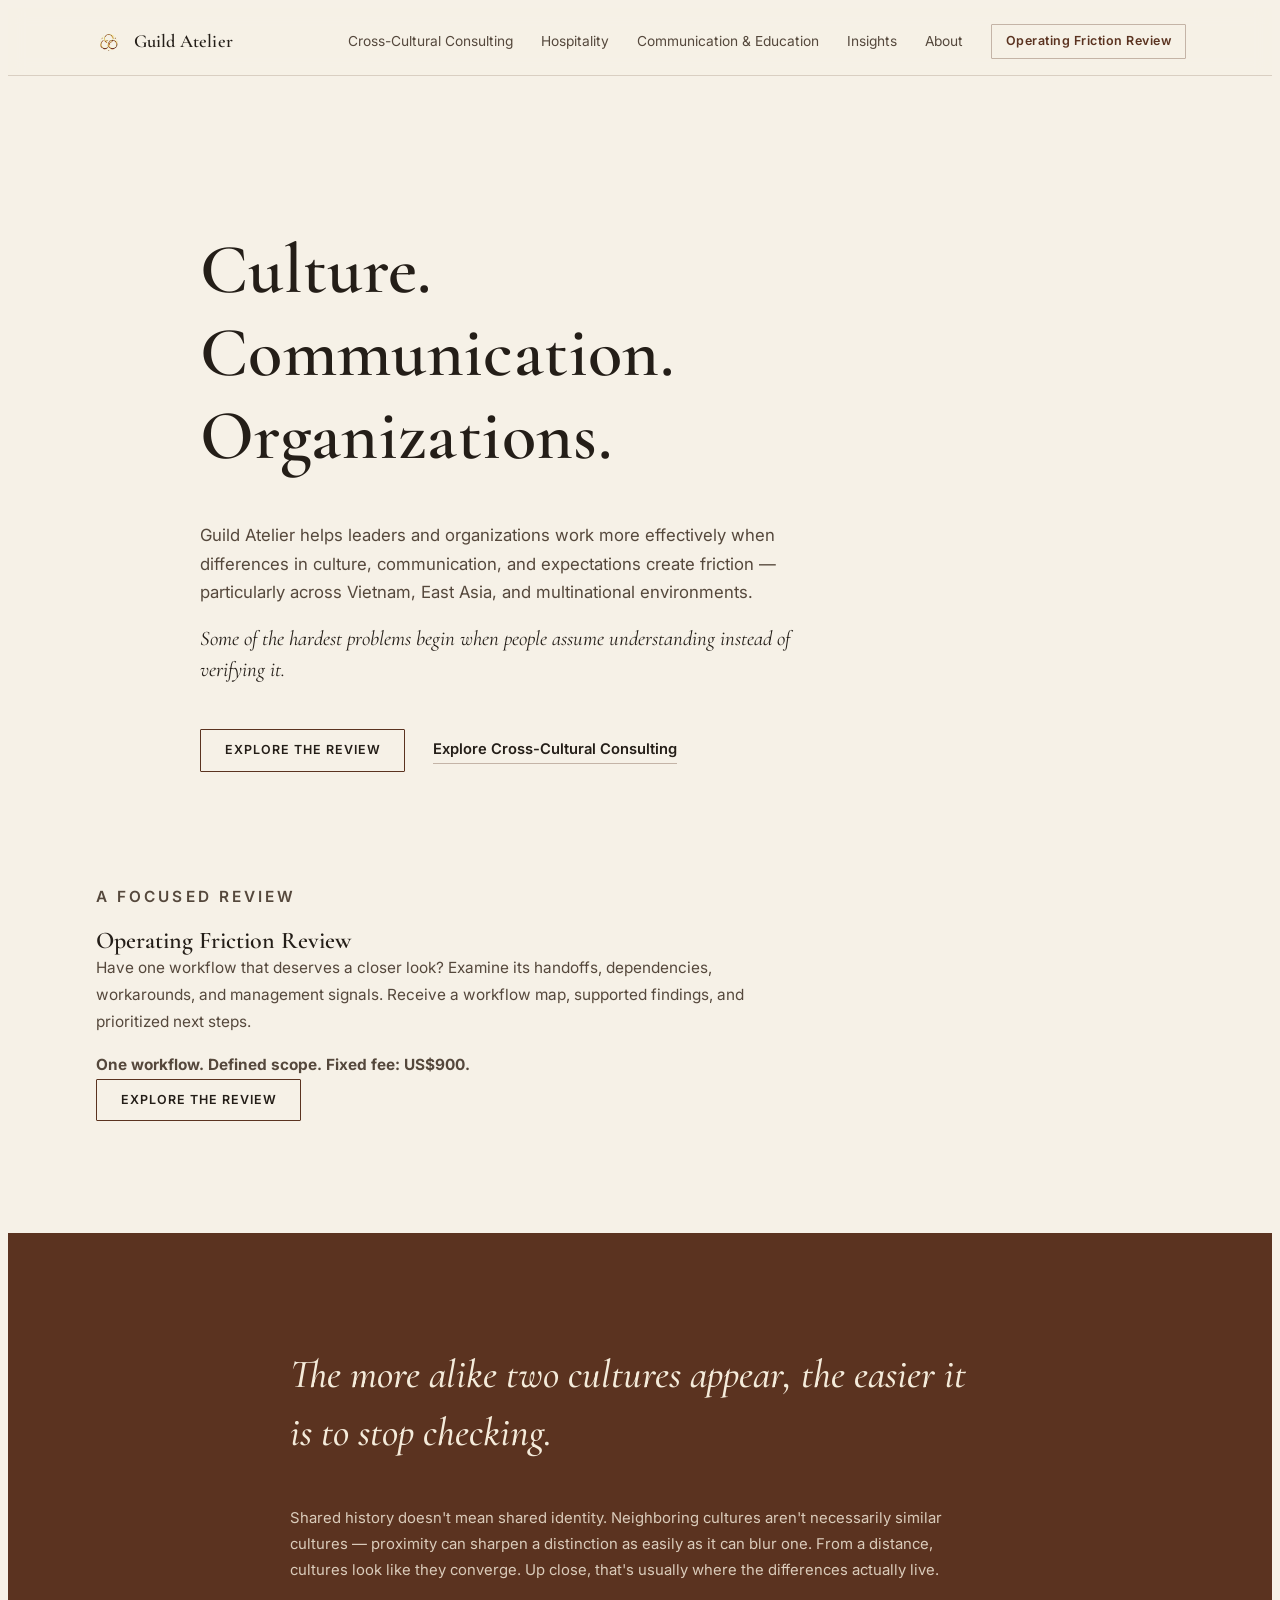
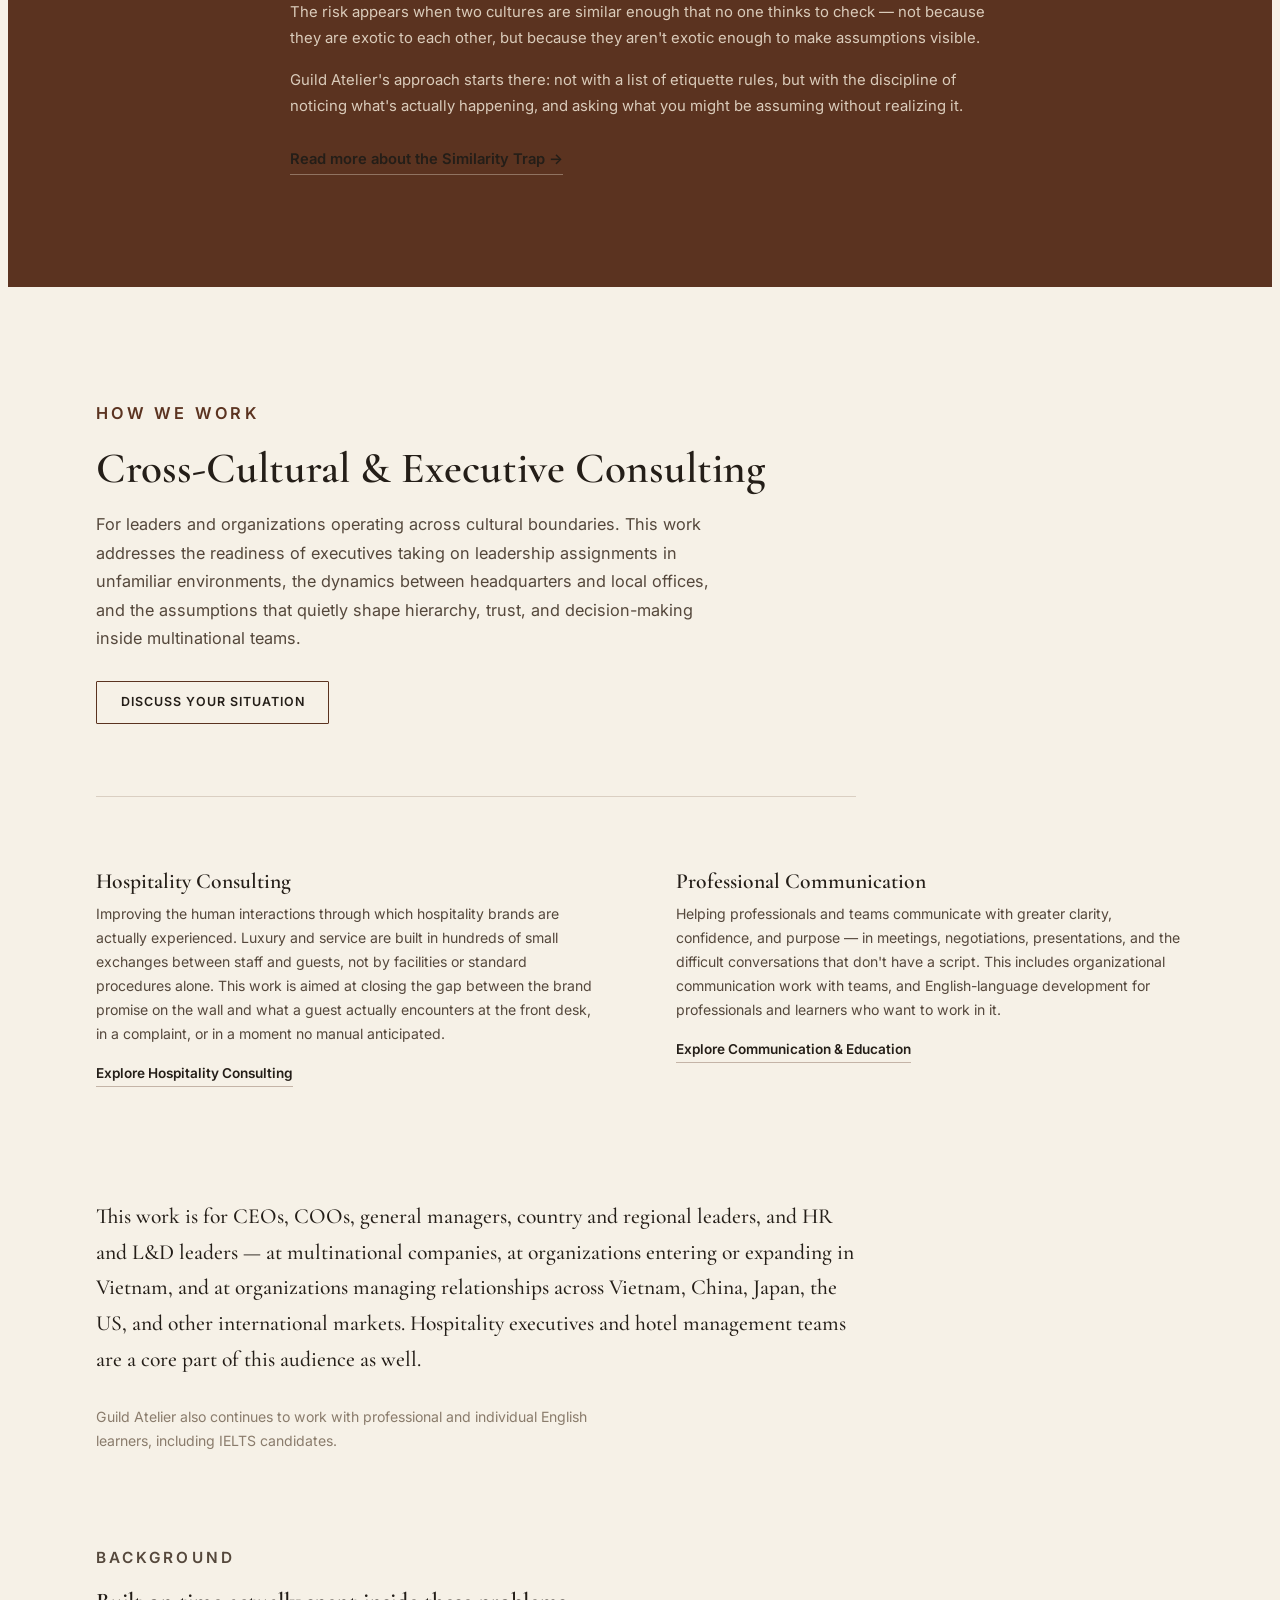
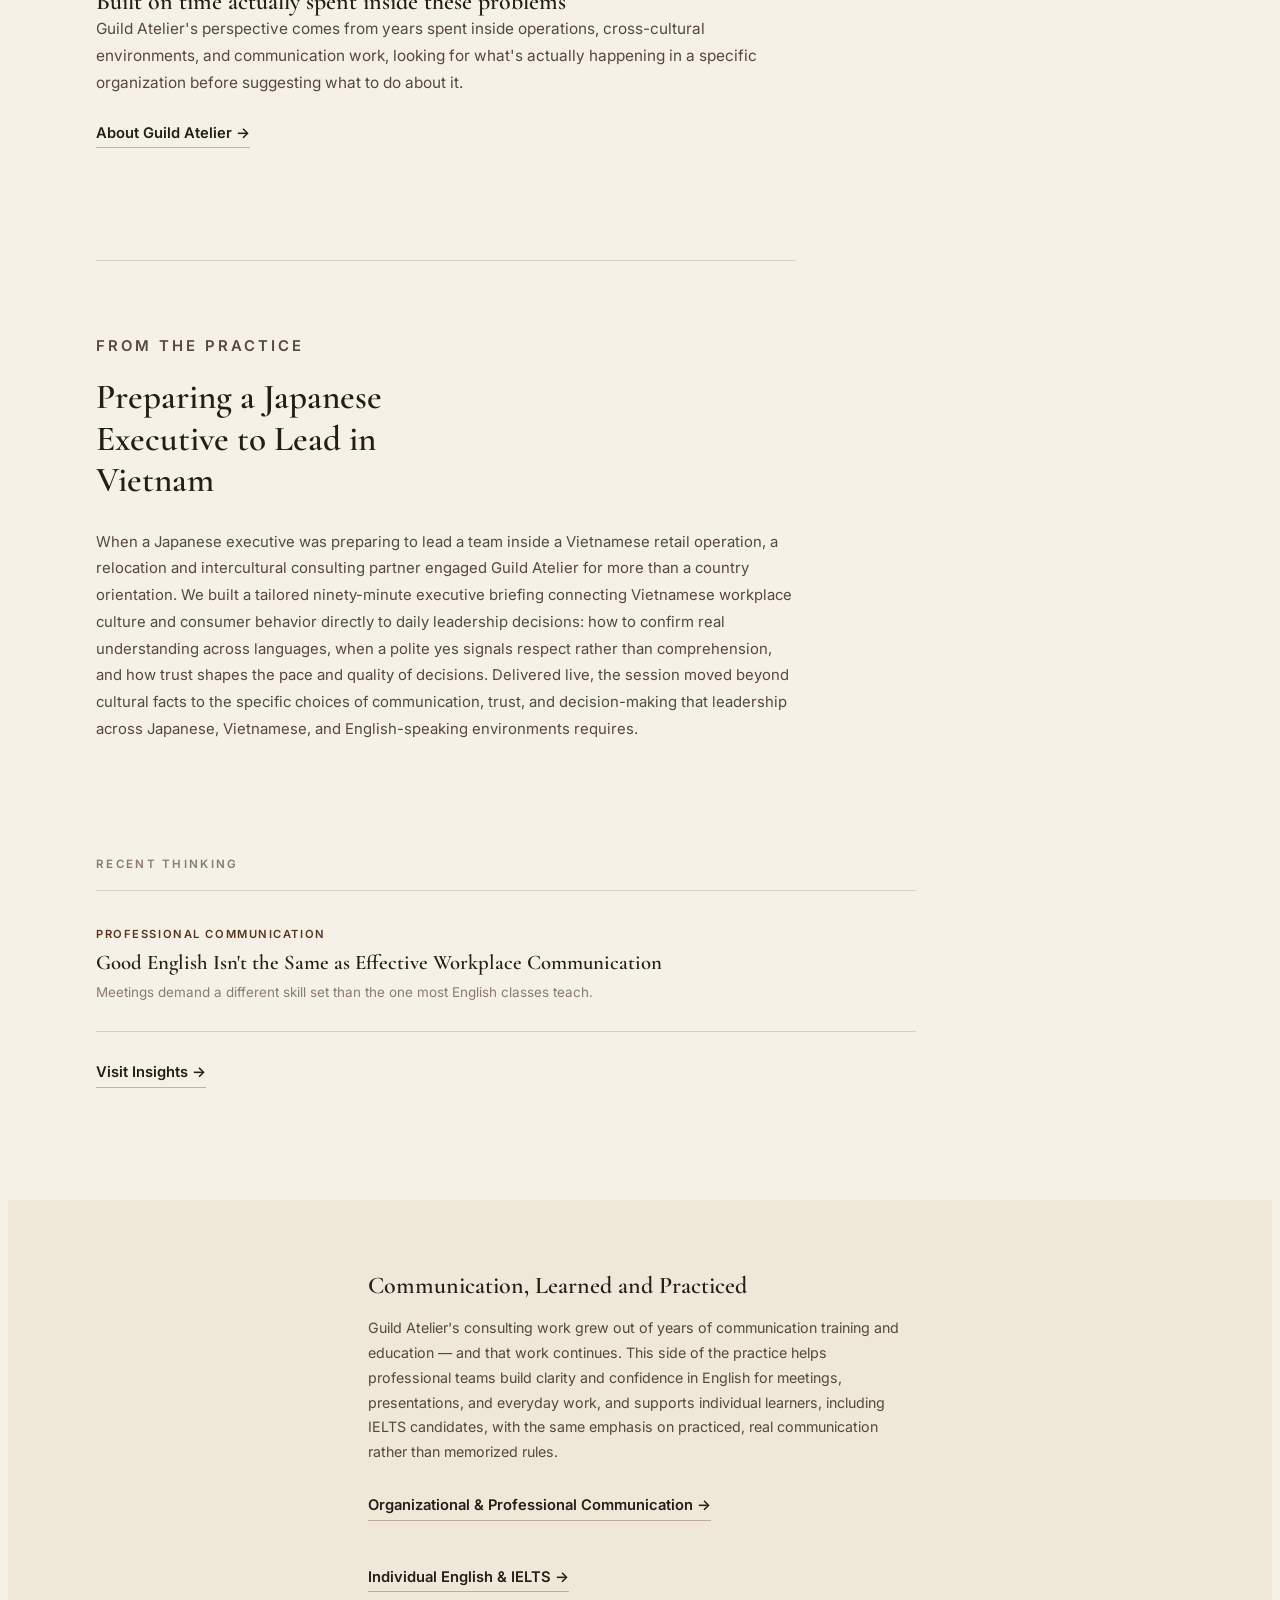
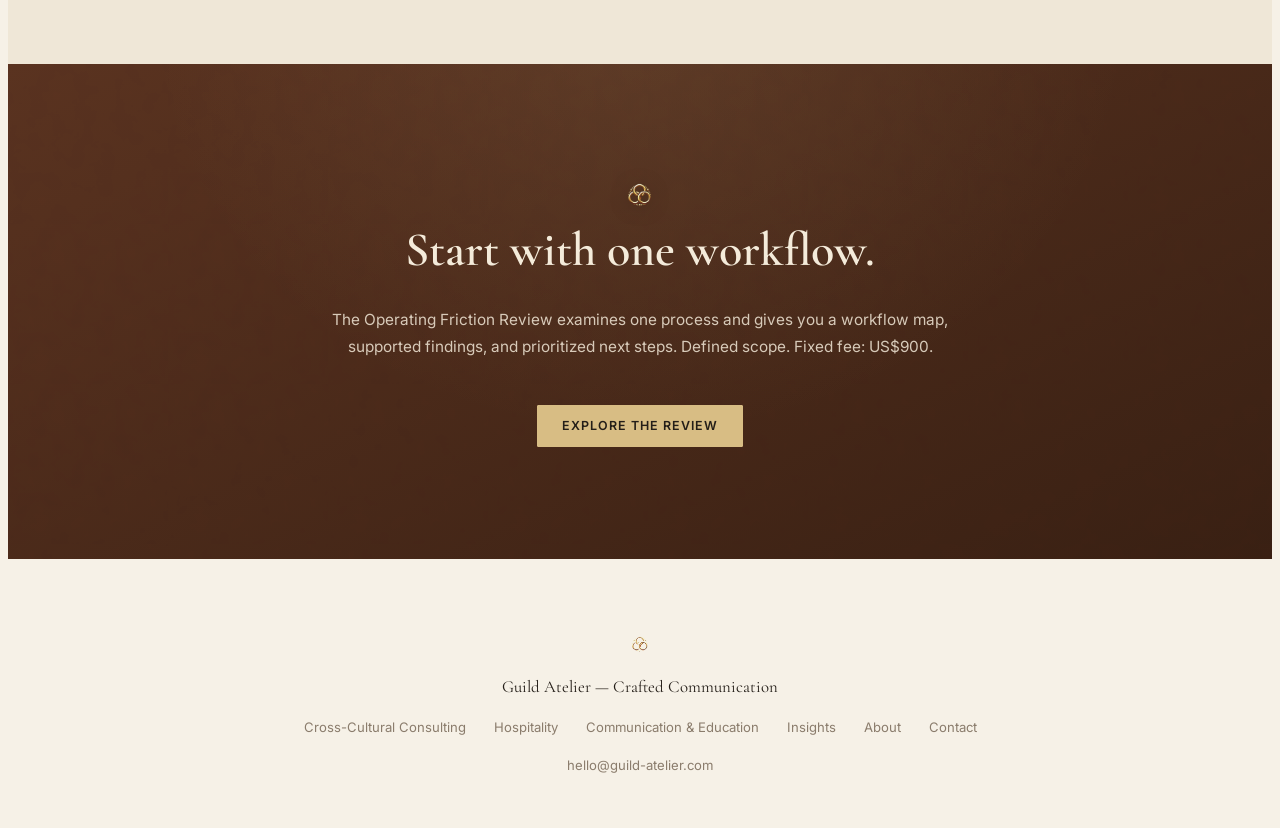
<file: index.html>
<!DOCTYPE html>
<html lang="en">
<head>
<meta charset="UTF-8">
<meta name="viewport" content="width=device-width, initial-scale=1.0">
<title>Guild Atelier — Culture. Communication. Organizations.</title>
<meta name="description" content="Guild Atelier helps leaders and organizations work more effectively when differences in culture, communication, and expectations create friction — particularly across Vietnam, East Asia, and multinational environments.">

<link rel="preconnect" href="https://fonts.googleapis.com">
<link rel="preconnect" href="https://fonts.gstatic.com" crossorigin>
<link href="https://fonts.googleapis.com/css2?family=Cormorant+Garamond:ital,wght@0,400;0,500;0,600;1,500;1,600&family=Inter:wght@400;500;600&display=swap" rel="stylesheet">

<link rel="stylesheet" href="css/homepage.css">
</head>
<body class="ga-page">

<header class="ga-header">
  <div class="ga-header-inner">
    <a href="#top" class="ga-brand">
      <img src="images/guild-rings-mark.png" alt="Guild Atelier" class="ga-mark">
      <span class="ga-brand-name">Guild Atelier</span>
    </a>
    <nav class="ga-nav">
      <div class="ga-nav-links">
        <a href="cross-cultural-executive-consulting/">Cross-Cultural Consulting</a>
        <a href="hospitality/">Hospitality</a>
        <a href="communication-education/">Communication &amp; Education</a>
        <a href="notes/">Insights</a>
        <a href="about/">About</a>
      </div>
      <a href="operating-friction-review/" class="ga-nav-cta">Operating Friction Review</a>
      <button id="lang-toggle" class="ga-lang-toggle" aria-label="Switch language">
        <span class="ga-lang-option ga-lang-en">EN</span>
        <span class="ga-lang-divider">/</span>
        <span class="ga-lang-option ga-lang-vi">VI</span>
      </button>
      <button type="button" class="ga-menu-toggle" id="ga-menu-toggle" aria-expanded="false" aria-controls="ga-mobile-nav" aria-label="Open menu">
        <span></span><span></span><span></span>
      </button>
    </nav>
  </div>
  <div id="ga-mobile-nav" class="ga-mobile-nav" hidden>
    <a href="cross-cultural-executive-consulting/">Cross-Cultural Consulting</a>
    <a href="hospitality/">Hospitality</a>
    <a href="communication-education/">Communication &amp; Education</a>
    <a href="notes/">Insights</a>
    <a href="about/">About</a>
    <a href="operating-friction-review/" class="ga-btn">Explore the Review</a>
  </div>
</header>

<main>

  <!-- 1. HERO -->
  <section class="ga-hero" id="top">
    <div class="ga-hero-inner">
      <h1 class="ga-hero-title">Culture. Communication. Organizations.</h1>
      <div class="ga-hero-body">
        <p>Guild Atelier helps leaders and organizations work more effectively when differences in culture, communication, and expectations create friction — particularly across Vietnam, East Asia, and multinational environments.</p>
        <p class="ga-hero-thesis">Some of the hardest problems begin when people assume understanding instead of verifying it.</p>
      </div>
      <div class="ga-hero-ctas">
        <a href="operating-friction-review/" class="ga-btn">Explore the Review</a>
        <a href="cross-cultural-executive-consulting/" class="ga-link">Explore Cross-Cultural Consulting</a>
      </div>
    </div>
  </section>

  <section class="ga-background" id="operating-friction-review">
    <div class="ga-container"><div class="ga-background-inner">
      <p class="ga-eyebrow">A Focused Review</p>
      <h2>Operating Friction Review</h2>
      <p>Have one workflow that deserves a closer look? Examine its handoffs, dependencies, workarounds, and management signals. Receive a workflow map, supported findings, and prioritized next steps.</p>
      <p><strong>One workflow. Defined scope. Fixed fee: US$900.</strong></p>
      <a href="operating-friction-review/" class="ga-btn">Explore the Review</a>
    </div></div>
  </section>

  <!-- 2. THE SIMILARITY TRAP -->
  <section class="ga-trap" id="similarity-trap">
    <div class="ga-trap-inner">
      <p class="ga-trap-quote">The more alike two cultures appear, the easier it is to stop checking.</p>
      <div class="ga-trap-body">
        <p>Shared history doesn't mean shared identity. Neighboring cultures aren't necessarily similar cultures — proximity can sharpen a distinction as easily as it can blur one. From a distance, cultures look like they converge. Up close, that's usually where the differences actually live.</p>
        <p>The risk appears when two cultures are similar enough that no one thinks to check — not because they are exotic to each other, but because they aren't exotic enough to make assumptions visible.</p>
        <p>Guild Atelier's approach starts there: not with a list of etiquette rules, but with the discipline of noticing what's actually happening, and asking what you might be assuming without realizing it.</p>
      </div>
      <a href="notes/the-similarity-trap/" class="ga-link ga-link--on-umber ga-trap-link">Read more about the Similarity Trap →</a>
    </div>
  </section>

  <!-- 3. HOW WE WORK -->
  <section class="ga-work" id="how-we-work">
    <div class="ga-container">

      <div class="ga-work-flagship" id="cross-cultural">
        <p class="ga-eyebrow">How We Work</p>
        <h3>Cross-Cultural &amp; Executive Consulting</h3>
        <p>For leaders and organizations operating across cultural boundaries. This work addresses the readiness of executives taking on leadership assignments in unfamiliar environments, the dynamics between headquarters and local offices, and the assumptions that quietly shape hierarchy, trust, and decision-making inside multinational teams.</p>
        <a href="#contact" class="ga-btn">Discuss Your Situation</a>
      </div>

      <div class="ga-work-secondary">
        <div class="ga-work-item">
          <h4>Hospitality Consulting</h4>
          <p>Improving the human interactions through which hospitality brands are actually experienced. Luxury and service are built in hundreds of small exchanges between staff and guests, not by facilities or standard procedures alone. This work is aimed at closing the gap between the brand promise on the wall and what a guest actually encounters at the front desk, in a complaint, or in a moment no manual anticipated.</p>
          <a href="hospitality/" class="ga-link">Explore Hospitality Consulting</a>
        </div>
        <div class="ga-work-item">
          <h4>Professional Communication</h4>
          <p>Helping professionals and teams communicate with greater clarity, confidence, and purpose — in meetings, negotiations, presentations, and the difficult conversations that don't have a script. This includes organizational communication work with teams, and English-language development for professionals and learners who want to work in it.</p>
          <a href="communication-education/" class="ga-link">Explore Communication &amp; Education</a>
        </div>
      </div>

    </div>
  </section>

  <!-- 4. WHO THIS IS FOR -->
  <section class="ga-audience" id="who-this-is-for">
    <div class="ga-container">
      <div class="ga-audience-inner">
        <p class="ga-audience-primary">This work is for CEOs, COOs, general managers, country and regional leaders, and HR and L&amp;D leaders — at multinational companies, at organizations entering or expanding in Vietnam, and at organizations managing relationships across Vietnam, China, Japan, the US, and other international markets. Hospitality executives and hotel management teams are a core part of this audience as well.</p>
        <p class="ga-audience-secondary">Guild Atelier also continues to work with professional and individual English learners, including IELTS candidates.</p>
      </div>
    </div>
  </section>

  <!-- 5. BACKGROUND -->
  <section class="ga-background" id="background">
    <div class="ga-container">
      <div class="ga-background-inner">
        <p class="ga-eyebrow">Background</p>
        <h2>Built on time actually spent inside these problems</h2>
        <p>Guild Atelier's perspective comes from years spent inside operations, cross-cultural environments, and communication work, looking for what's actually happening in a specific organization before suggesting what to do about it.</p>
        <a href="about/" class="ga-link" style="margin-top: 1.5rem;">About Guild Atelier &rarr;</a>
      </div>
    </div>
  </section>

  <!-- 6. FROM THE PRACTICE (Executive Case Study) -->
  <section class="ga-case" id="case-study">
    <div class="ga-container">
      <div class="ga-case-inner">
        <p class="ga-case-label">From the Practice</p>
        <h3>Preparing a Japanese Executive to Lead in Vietnam</h3>
        <p>When a Japanese executive was preparing to lead a team inside a Vietnamese retail operation, a relocation and intercultural consulting partner engaged Guild Atelier for more than a country orientation. We built a tailored ninety-minute executive briefing connecting Vietnamese workplace culture and consumer behavior directly to daily leadership decisions: how to confirm real understanding across languages, when a polite yes signals respect rather than comprehension, and how trust shapes the pace and quality of decisions. Delivered live, the session moved beyond cultural facts to the specific choices of communication, trust, and decision-making that leadership across Japanese, Vietnamese, and English-speaking environments requires.</p>
      </div>
    </div>
  </section>

  <!-- 7. RECENT THINKING -->
  <section class="ga-insights" id="insights">
    <div class="ga-container">
      <div class="ga-insights-inner">
        <p class="ga-eyebrow">Recent Thinking</p>
        <div class="ga-insights-list">
          <a href="notes/good-english-vs-effective-workplace-communication/" class="ga-insight-row">
            <span class="ga-insight-tag">Professional Communication</span>
            <h4>Good English Isn't the Same as Effective Workplace Communication</h4>
            <span class="ga-insight-desc">Meetings demand a different skill set than the one most English classes teach.</span>
          </a>
        </div>
        <a href="notes/" class="ga-link">Visit Insights →</a>
      </div>
    </div>
  </section>

  <!-- 8. COMMUNICATION, LEARNED AND PRACTICED -->
  <section class="ga-comm" id="communication">
    <div class="ga-container--narrow">
      <div class="ga-comm-inner">
        <h3>Communication, Learned and Practiced</h3>
        <p>Guild Atelier's consulting work grew out of years of communication training and education — and that work continues. This side of the practice helps professional teams build clarity and confidence in English for meetings, presentations, and everyday work, and supports individual learners, including IELTS candidates, with the same emphasis on practiced, real communication rather than memorized rules.</p>
        <div class="ga-comm-links">
          <a href="professional/" class="ga-link">Organizational &amp; Professional Communication →</a>
          <a href="ielts-coach/" class="ga-link">Individual English &amp; IELTS →</a>
        </div>
      </div>
    </div>
  </section>

  <!-- 9. CLOSING CTA -->
  <section class="ga-closing" id="contact">
    <div class="ga-closing-inner">
      <img src="images/guild-rings-mark.png" alt="" class="ga-mark" aria-hidden="true">
      <h2>Start with one workflow.</h2>
      <p>The Operating Friction Review examines one process and gives you a workflow map, supported findings, and prioritized next steps. Defined scope. Fixed fee: US$900.</p>
      <a href="operating-friction-review/" class="ga-btn ga-btn--solid">Explore the Review</a>
    </div>
  </section>

</main>

<footer class="ga-footer">
  <img src="images/guild-rings-mark.png" alt="Guild Atelier" class="ga-mark">
  <p class="ga-footer-tagline">Guild Atelier — Crafted Communication</p>
  <nav class="ga-footer-nav">
    <a href="cross-cultural-executive-consulting/">Cross-Cultural Consulting</a>
    <a href="hospitality/">Hospitality</a>
    <a href="#communication">Communication &amp; Education</a>
    <a href="notes/">Insights</a>
    <a href="about/">About</a>
    <a href="#contact">Contact</a>
  </nav>
  <p class="ga-footer-email"><a href="mailto:hello@guild-atelier.com">hello@guild-atelier.com</a></p>
</footer>

<script src="js/lang-toggle.js"></script>
<script>
// Homepage-only mobile nav toggle. Scoped here rather than in a shared
// file since it controls markup that exists only on this page.
(function () {
  var toggle = document.getElementById('ga-menu-toggle');
  var panel = document.getElementById('ga-mobile-nav');
  if (!toggle || !panel) return;

  function closeMenu() {
    panel.hidden = true;
    toggle.setAttribute('aria-expanded', 'false');
  }
  function openMenu() {
    panel.hidden = false;
    toggle.setAttribute('aria-expanded', 'true');
  }

  toggle.addEventListener('click', function () {
    var isOpen = toggle.getAttribute('aria-expanded') === 'true';
    if (isOpen) { closeMenu(); } else { openMenu(); }
  });

  panel.addEventListener('click', function (e) {
    if (e.target.tagName === 'A') closeMenu();
  });

  document.addEventListener('keydown', function (e) {
    if (e.key === 'Escape') closeMenu();
  });
})();
</script>
</body>
</html>
</file>
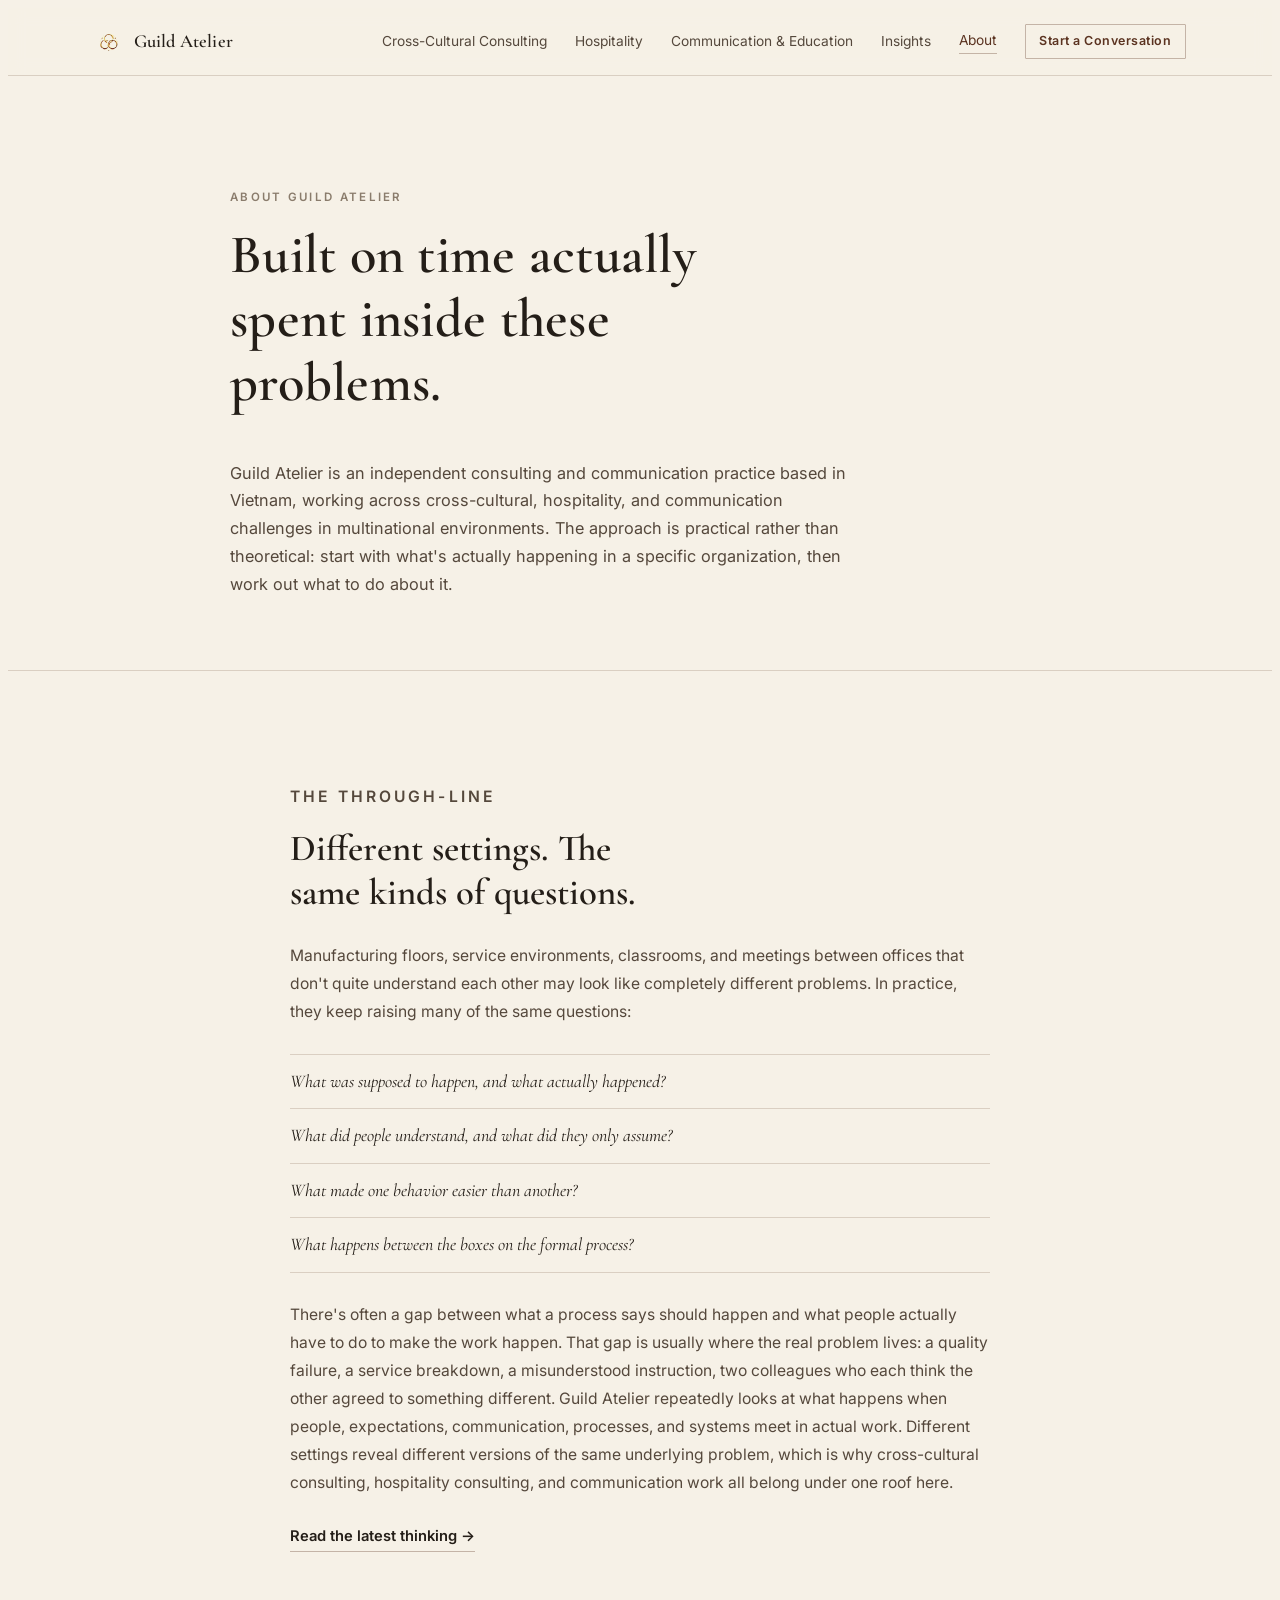
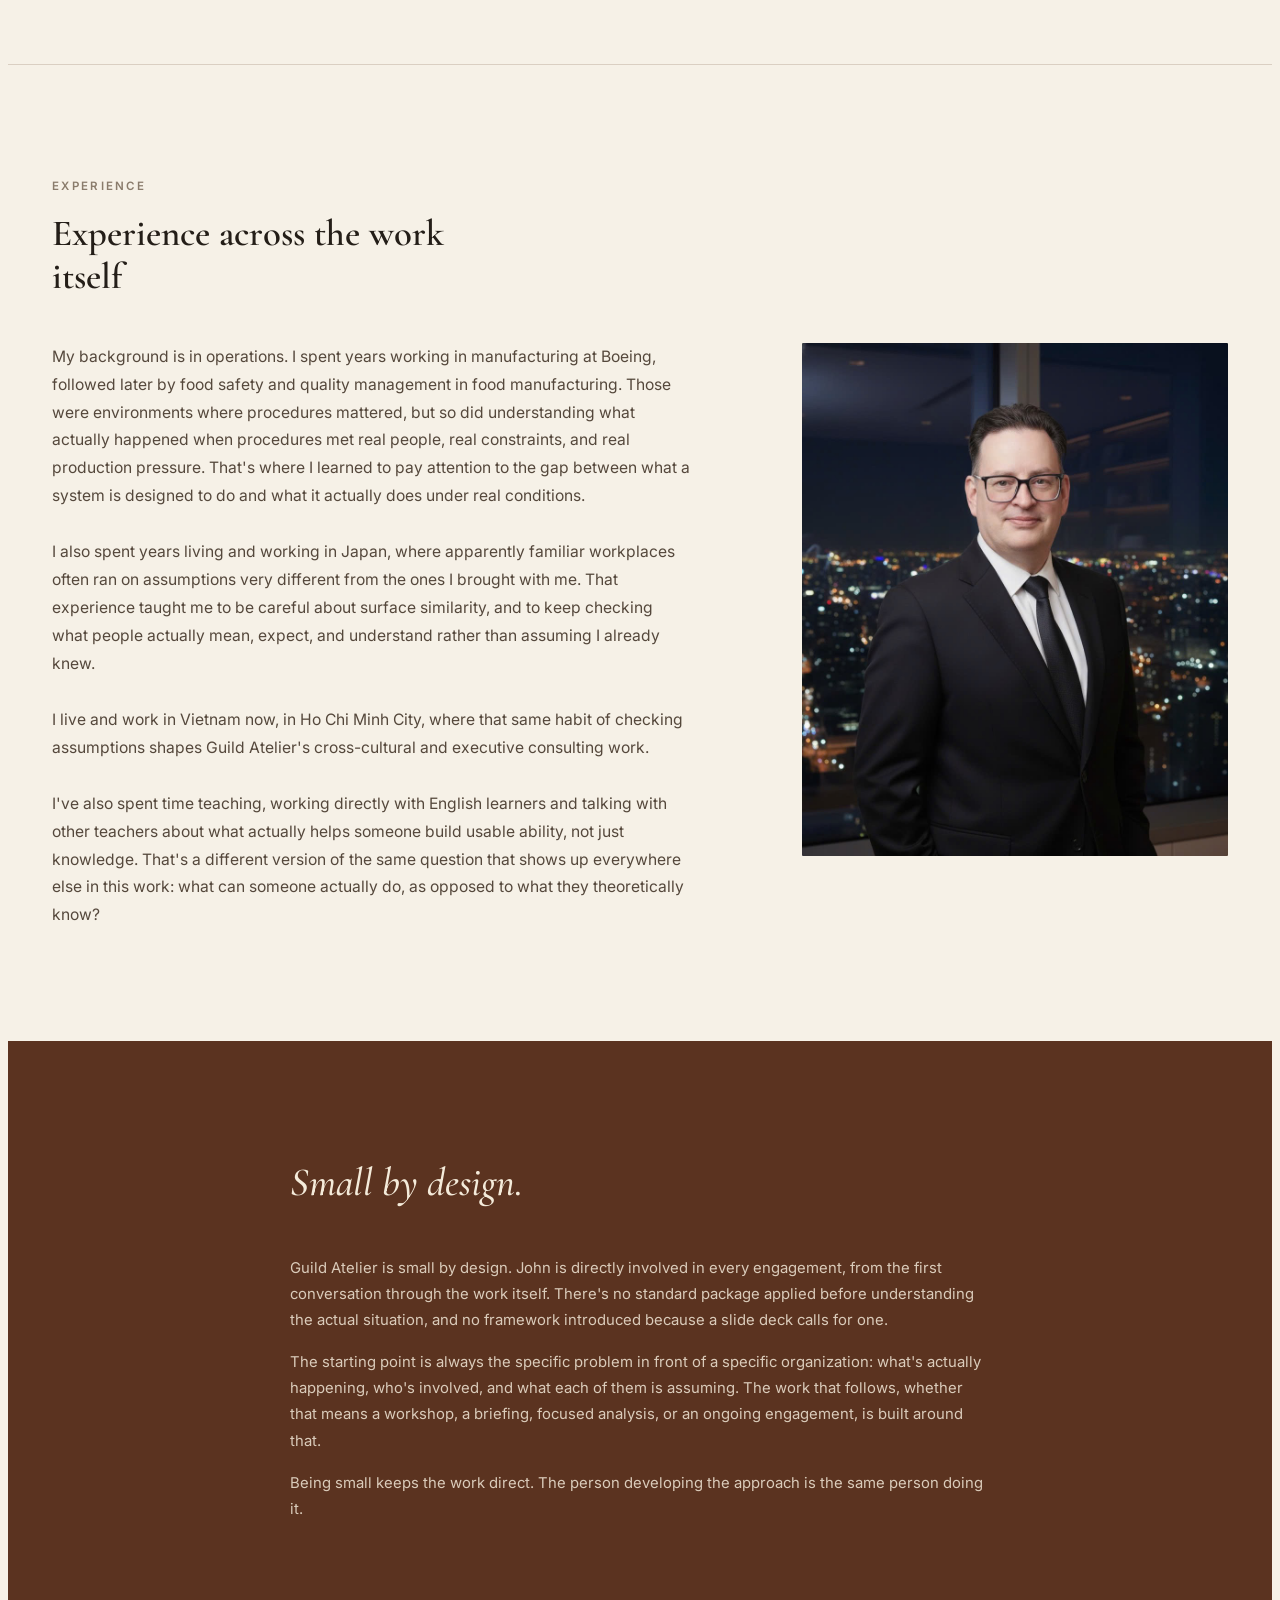
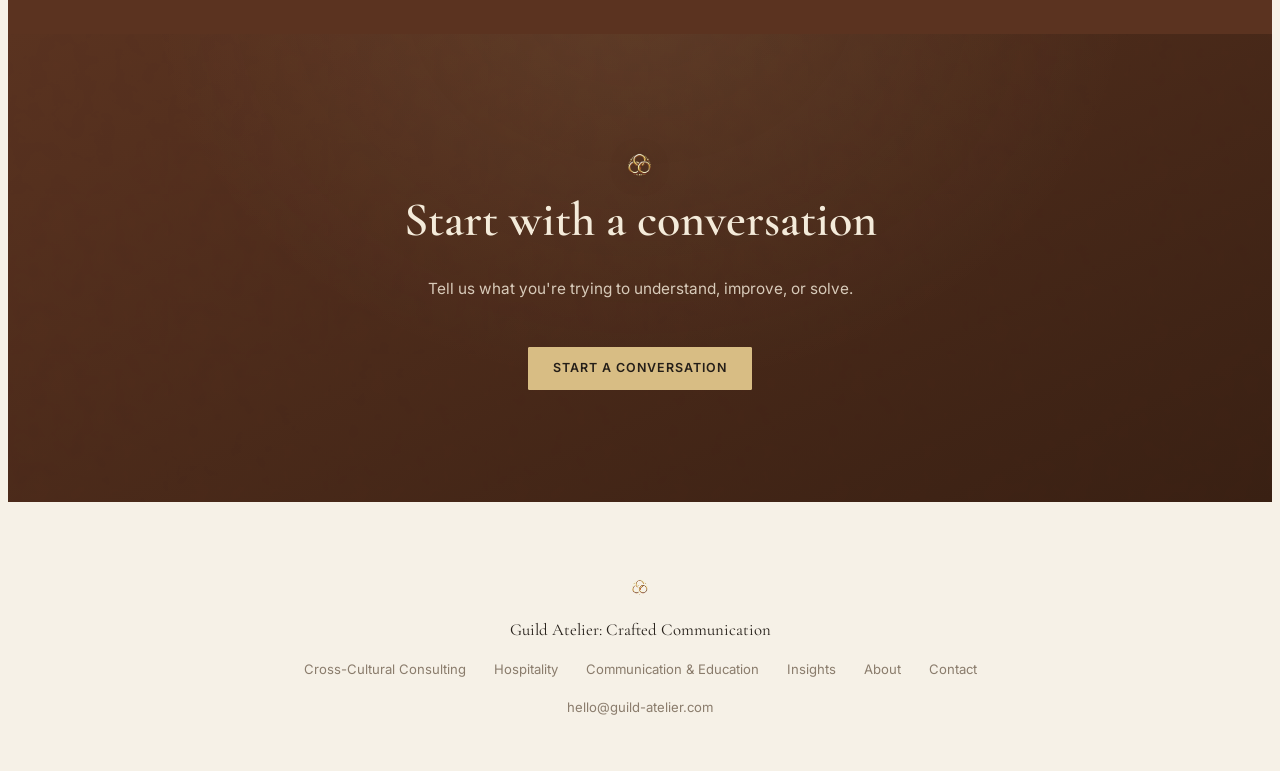
<file: about/index.html>
<!DOCTYPE html>
<html lang="en">
<head>
<meta charset="UTF-8">
<meta name="viewport" content="width=device-width, initial-scale=1.0">
<title>About Guild Atelier | Guild Atelier</title>
<meta name="description" content="Guild Atelier is an independent consulting and communication practice based in Vietnam, informed by experience in operations, cross-cultural environments, and communication.">
  <link rel="icon" type="image/x-icon" href="/favicon.ico"> <link rel="icon" type="image/png" sizes="32x32" href="/images/favicon-32x32.png"> <link rel="icon" type="image/png" sizes="16x16" href="/images/favicon-16x16.png"> <link rel="apple-touch-icon" href="/apple-touch-icon.png">

<link rel="preconnect" href="https://fonts.googleapis.com">
<link rel="preconnect" href="https://fonts.gstatic.com" crossorigin>
<link href="https://fonts.googleapis.com/css2?family=Cormorant+Garamond:ital,wght@0,400;0,500;0,600;1,500;1,600&family=Inter:wght@400;500;600&display=swap" rel="stylesheet">

<link rel="stylesheet" href="../css/homepage.css">
<link rel="stylesheet" href="about.css">
</head>
<body class="ga-page">

<header class="ga-header">
  <div class="ga-header-inner">
    <a href="../" class="ga-brand">
      <img src="../images/guild-rings-mark.png" alt="Guild Atelier" class="ga-mark">
      <span class="ga-brand-name">Guild Atelier</span>
    </a>
    <nav class="ga-nav">
      <div class="ga-nav-links">
        <a href="../cross-cultural-executive-consulting/">Cross-Cultural Consulting</a>
        <a href="../hospitality/">Hospitality</a>
        <a href="../communication-education/">Communication &amp; Education</a>
        <a href="../notes/">Insights</a>
        <a href="./" class="ga-nav-current" aria-current="page">About</a>
      </div>
      <a href="#contact" class="ga-nav-cta">Start a Conversation</a>
      <button id="lang-toggle" class="ga-lang-toggle" aria-label="Switch language">
        <span class="ga-lang-option ga-lang-en">EN</span>
        <span class="ga-lang-divider">/</span>
        <span class="ga-lang-option ga-lang-vi">VI</span>
      </button>
      <button type="button" class="ga-menu-toggle" id="ga-menu-toggle" aria-expanded="false" aria-controls="ga-mobile-nav" aria-label="Open menu">
        <span></span><span></span><span></span>
      </button>
    </nav>
  </div>
  <div id="ga-mobile-nav" class="ga-mobile-nav" hidden>
    <a href="../cross-cultural-executive-consulting/">Cross-Cultural Consulting</a>
    <a href="../hospitality/">Hospitality</a>
    <a href="../communication-education/">Communication &amp; Education</a>
    <a href="../notes/">Insights</a>
    <a href="./" class="ga-nav-current" aria-current="page">About</a>
    <a href="#contact" class="ga-btn">Start a Conversation</a>
  </div>
</header>

<main>

  <!-- 1. HERO -->
  <section class="ga-hero ga-page-hero" id="top">
    <div class="ga-hero-inner ga-page-hero-inner">
      <p class="ga-eyebrow">About Guild Atelier</p>
      <h1 class="ga-hero-title ga-page-hero-title">Built on time actually spent inside these problems.</h1>
      <div class="ga-hero-body ga-page-hero-body">
        <p>Guild Atelier is an independent consulting and communication practice based in Vietnam, working across cross-cultural, hospitality, and communication challenges in multinational environments. The approach is practical rather than theoretical: start with what's actually happening in a specific organization, then work out what to do about it.</p>
      </div>
    </div>
  </section>

  <!-- 2. THE THROUGH-LINE -->
  <section class="ga-throughline" id="through-line">
    <div class="ga-throughline-inner">
      <p class="ga-eyebrow">The Through-Line</p>
      <h2>Different settings. The same kinds of questions.</h2>
      <p>Manufacturing floors, service environments, classrooms, and meetings between offices that don't quite understand each other may look like completely different problems. In practice, they keep raising many of the same questions:</p>
      <ul class="ga-throughline-list">
        <li>What was supposed to happen, and what actually happened?</li>
        <li>What did people understand, and what did they only assume?</li>
        <li>What made one behavior easier than another?</li>
        <li>What happens between the boxes on the formal process?</li>
      </ul>
      <p>There's often a gap between what a process says should happen and what people actually have to do to make the work happen. That gap is usually where the real problem lives: a quality failure, a service breakdown, a misunderstood instruction, two colleagues who each think the other agreed to something different. Guild Atelier repeatedly looks at what happens when people, expectations, communication, processes, and systems meet in actual work. Different settings reveal different versions of the same underlying problem, which is why cross-cultural consulting, hospitality consulting, and communication work all belong under one roof here.</p>
      <a href="../notes/" class="ga-link">Read the latest thinking &rarr;</a>
    </div>
  </section>

  <!-- 3. EXPERIENCE -->
  <section class="ga-experience" id="experience">
    <div class="ga-experience-inner">
      <p class="ga-eyebrow">Experience</p>
      <h2>Experience across the work itself</h2>
      <div class="ga-experience-grid">
        <div class="ga-experience-text">
          <p>My background is in operations. I spent years working in manufacturing at Boeing, followed later by food safety and quality management in food manufacturing. Those were environments where procedures mattered, but so did understanding what actually happened when procedures met real people, real constraints, and real production pressure. That's where I learned to pay attention to the gap between what a system is designed to do and what it actually does under real conditions.</p>
          <p>I also spent years living and working in Japan, where apparently familiar workplaces often ran on assumptions very different from the ones I brought with me. That experience taught me to be careful about surface similarity, and to keep checking what people actually mean, expect, and understand rather than assuming I already knew.</p>
          <p>I live and work in Vietnam now, in Ho Chi Minh City, where that same habit of checking assumptions shapes Guild Atelier's cross-cultural and executive consulting work.</p>
          <p>I've also spent time teaching, working directly with English learners and talking with other teachers about what actually helps someone build usable ability, not just knowledge. That's a different version of the same question that shows up everywhere else in this work: what can someone actually do, as opposed to what they theoretically know?</p>
        </div>
        <div class="ga-experience-portrait">
          <img src="images/john-hartman.jpg" alt="John Hartman, founder of Guild Atelier">
        </div>
      </div>
    </div>
  </section>

  <!-- 4. HOW GUILD ATELIER WORKS -->
  <section class="ga-trap" id="how-we-work">
    <div class="ga-trap-inner">
      <p class="ga-trap-quote">Small by design.</p>
      <div class="ga-trap-body">
        <p>Guild Atelier is small by design. John is directly involved in every engagement, from the first conversation through the work itself. There's no standard package applied before understanding the actual situation, and no framework introduced because a slide deck calls for one.</p>
        <p>The starting point is always the specific problem in front of a specific organization: what's actually happening, who's involved, and what each of them is assuming. The work that follows, whether that means a workshop, a briefing, focused analysis, or an ongoing engagement, is built around that.</p>
        <p>Being small keeps the work direct. The person developing the approach is the same person doing it.</p>
      </div>
    </div>
  </section>

  <!-- 5. CLOSING CTA -->
  <section class="ga-closing" id="contact">
    <div class="ga-closing-inner">
      <img src="../images/guild-rings-mark.png" alt="" class="ga-mark" aria-hidden="true">
      <h2>Start with a conversation</h2>
      <p>Tell us what you're trying to understand, improve, or solve.</p>
      <a href="mailto:hello@guild-atelier.com" class="ga-btn ga-btn--solid">Start a Conversation</a>
    </div>
  </section>

</main>

<footer class="ga-footer">
  <img src="../images/guild-rings-mark.png" alt="Guild Atelier" class="ga-mark">
  <p class="ga-footer-tagline">Guild Atelier: Crafted Communication</p>
  <nav class="ga-footer-nav">
    <a href="../cross-cultural-executive-consulting/">Cross-Cultural Consulting</a>
    <a href="../hospitality/">Hospitality</a>
    <a href="../communication-education/">Communication &amp; Education</a>
    <a href="../notes/">Insights</a>
    <a href="./">About</a>
    <a href="#contact">Contact</a>
  </nav>
  <p class="ga-footer-email"><a href="mailto:hello@guild-atelier.com">hello@guild-atelier.com</a></p>
</footer>

<script src="../js/lang-toggle.js"></script>
<script>
(function () {
  var toggle = document.getElementById('ga-menu-toggle');
  var panel = document.getElementById('ga-mobile-nav');
  if (!toggle || !panel) return;

  function closeMenu() {
    panel.hidden = true;
    toggle.setAttribute('aria-expanded', 'false');
  }
  function openMenu() {
    panel.hidden = false;
    toggle.setAttribute('aria-expanded', 'true');
  }

  toggle.addEventListener('click', function () {
    var isOpen = toggle.getAttribute('aria-expanded') === 'true';
    if (isOpen) { closeMenu(); } else { openMenu(); }
  });

  panel.addEventListener('click', function (e) {
    if (e.target.tagName === 'A') closeMenu();
  });

  document.addEventListener('keydown', function (e) {
    if (e.key === 'Escape') closeMenu();
  });
})();
</script>
</body>
</html>
</file>
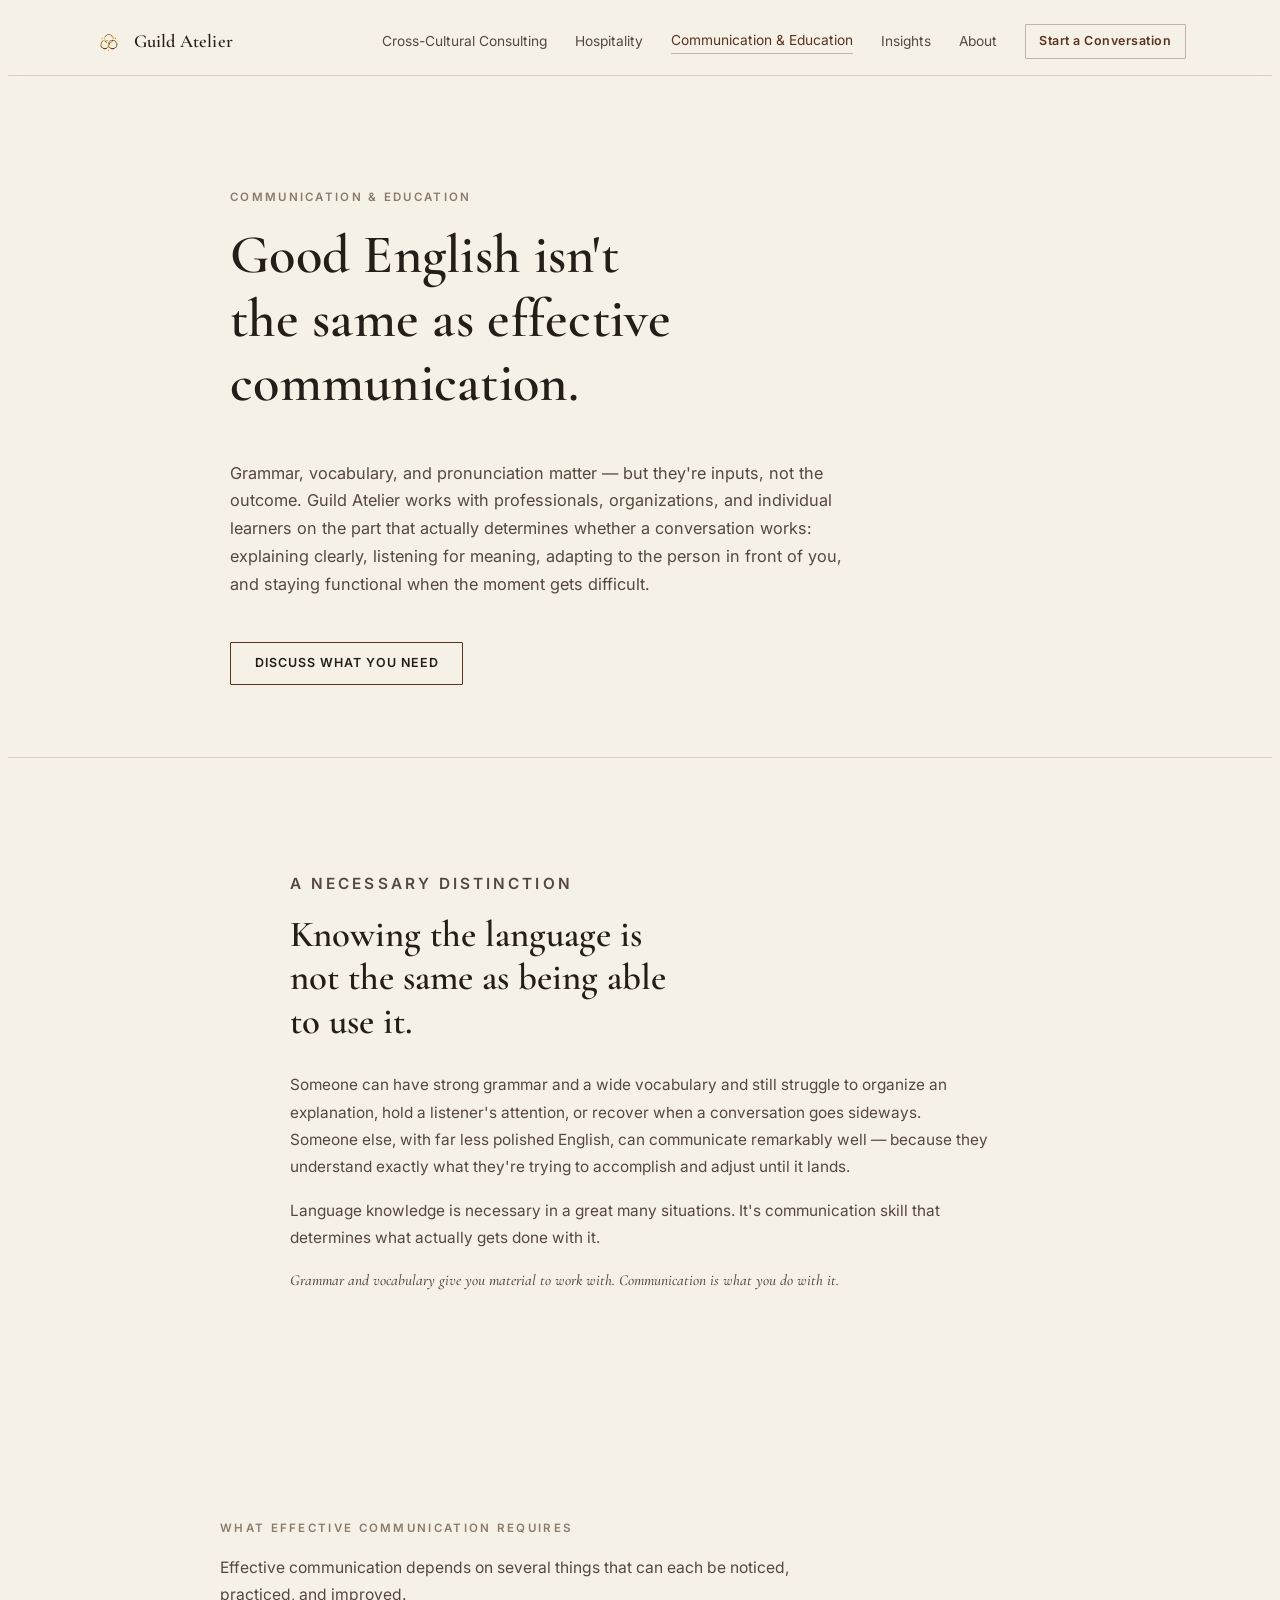
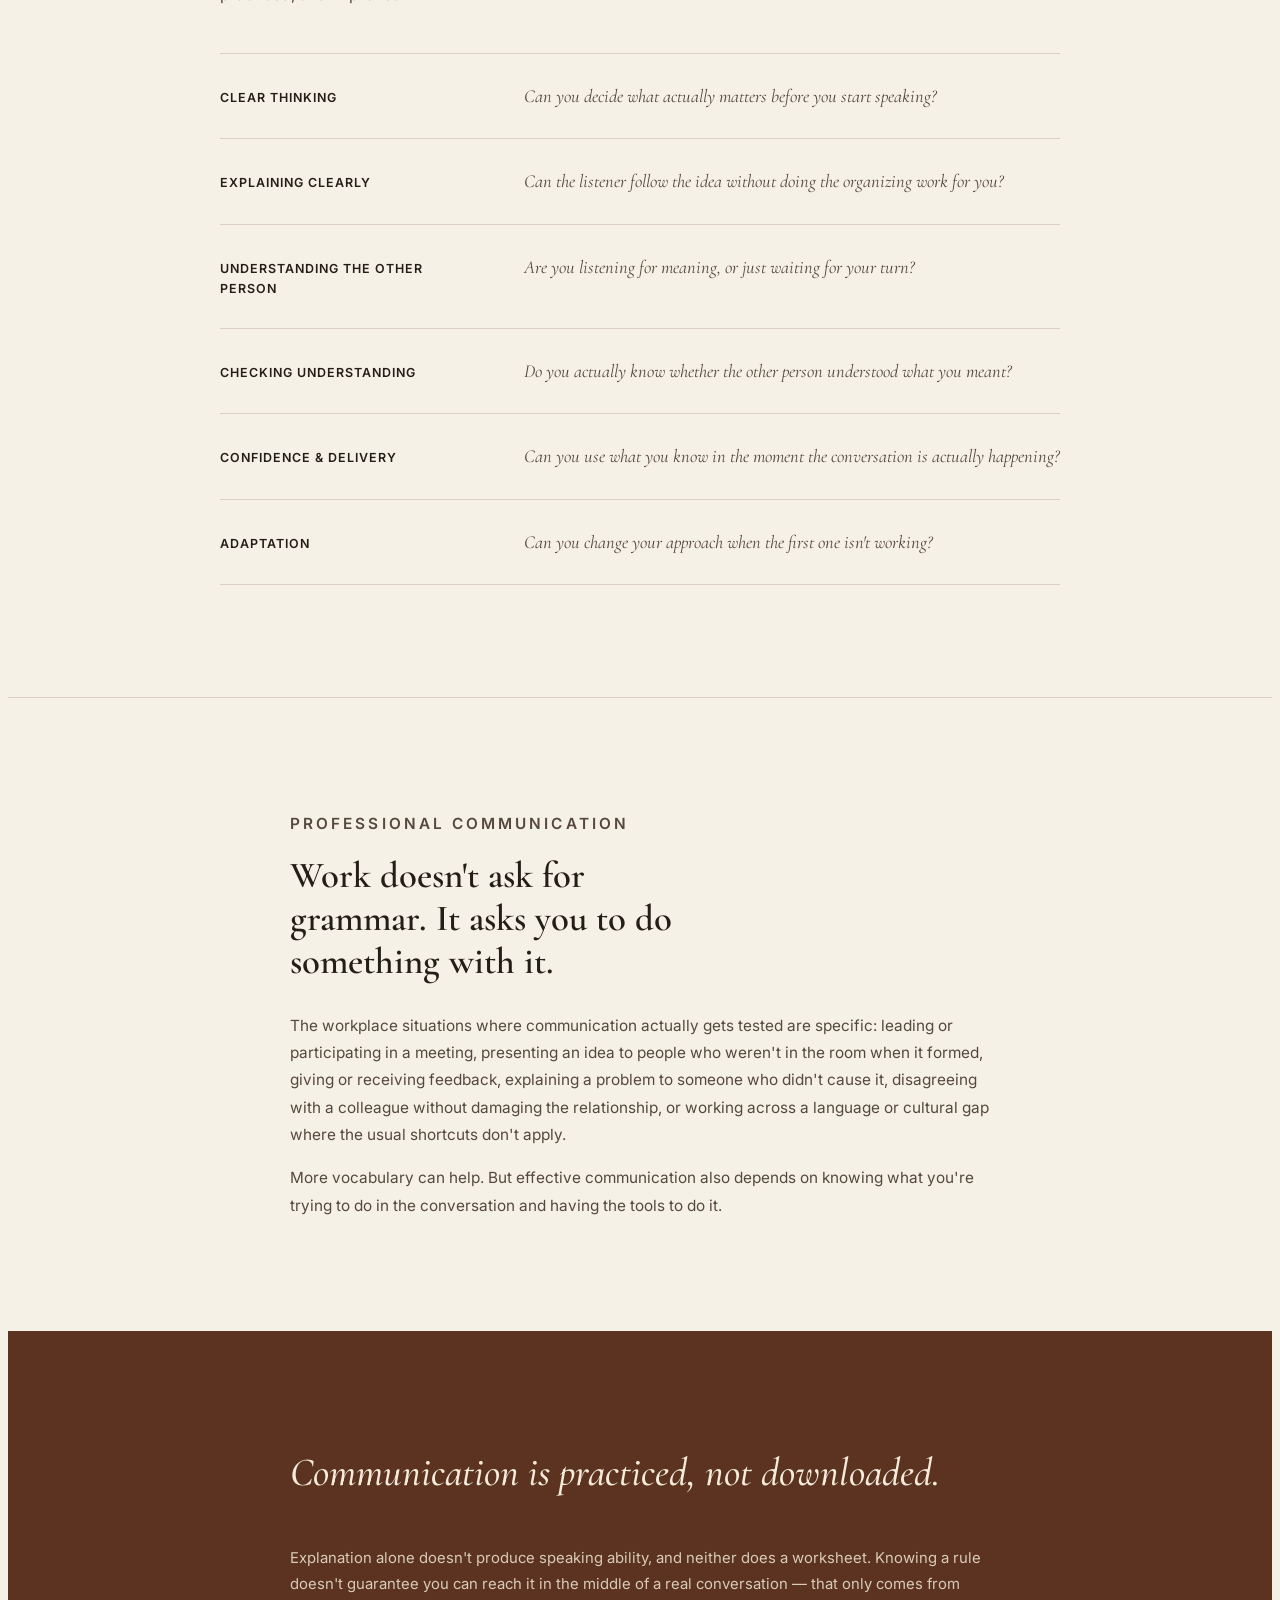
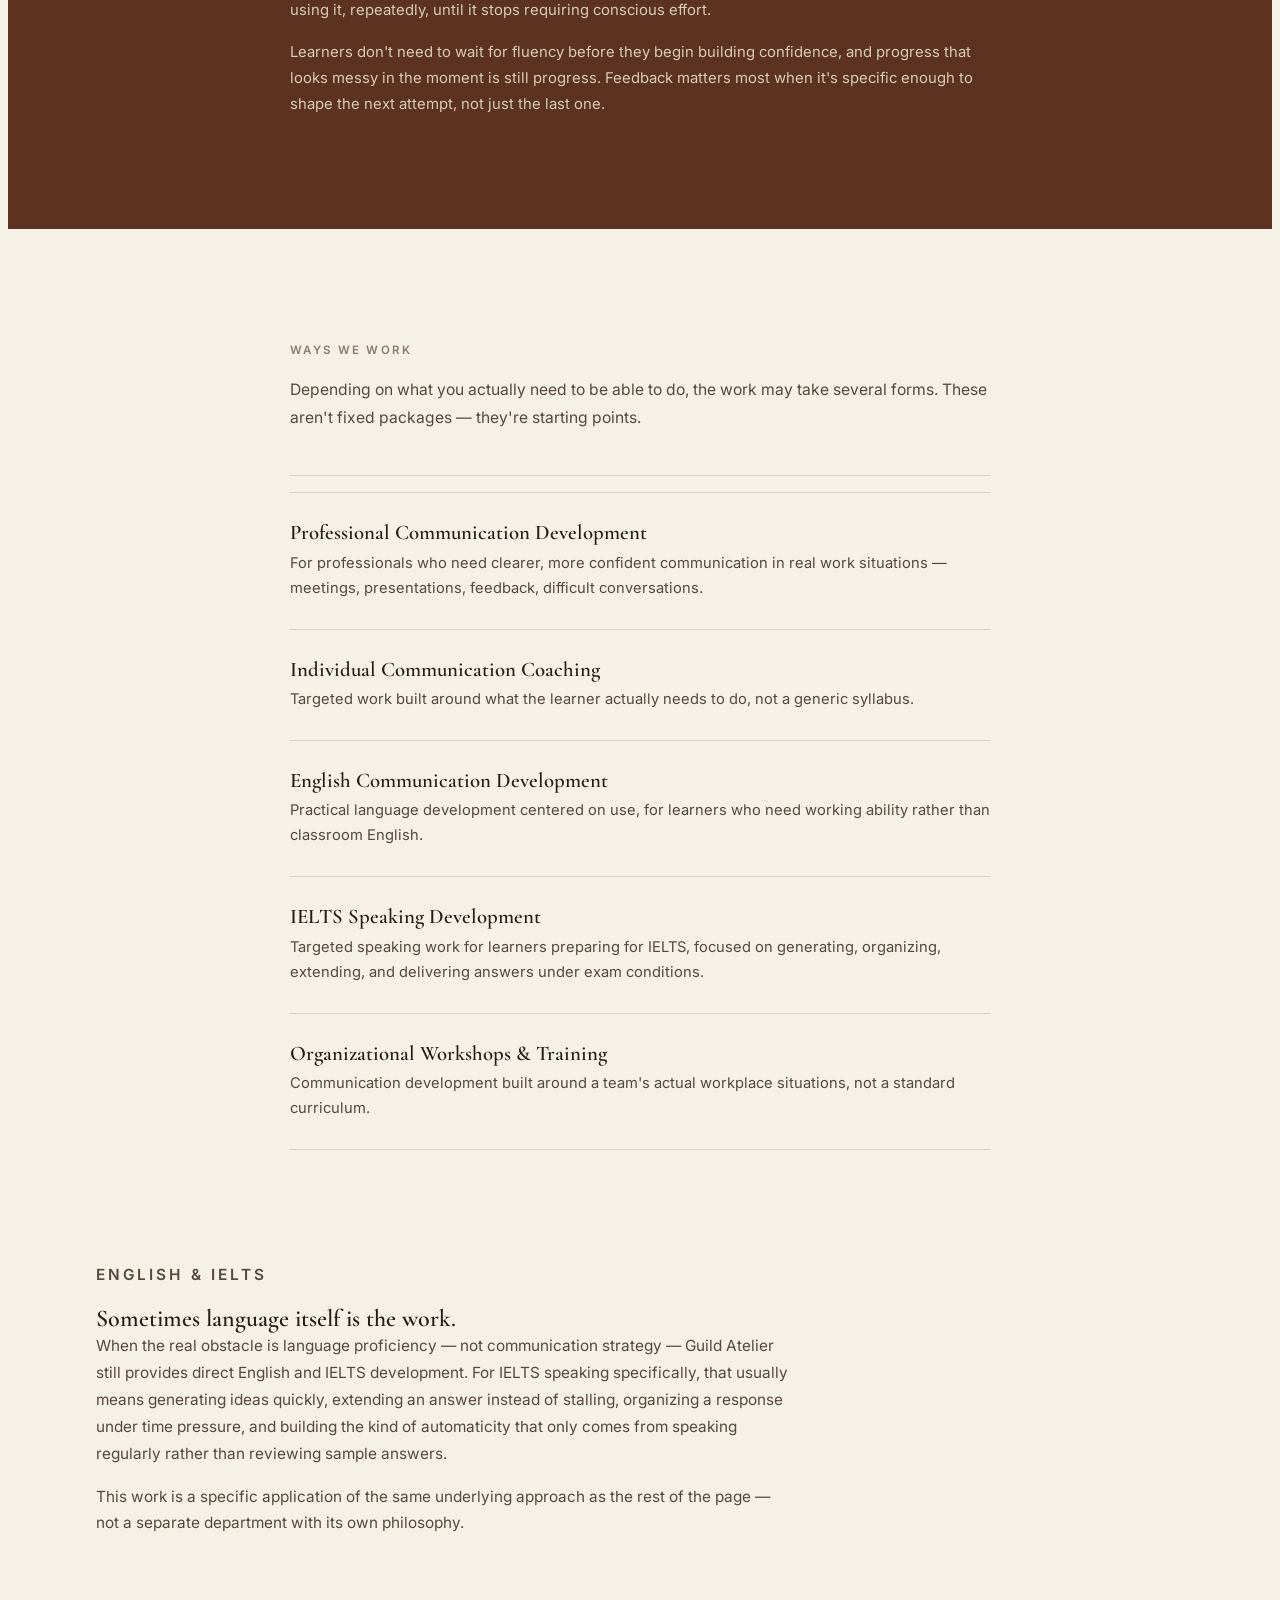
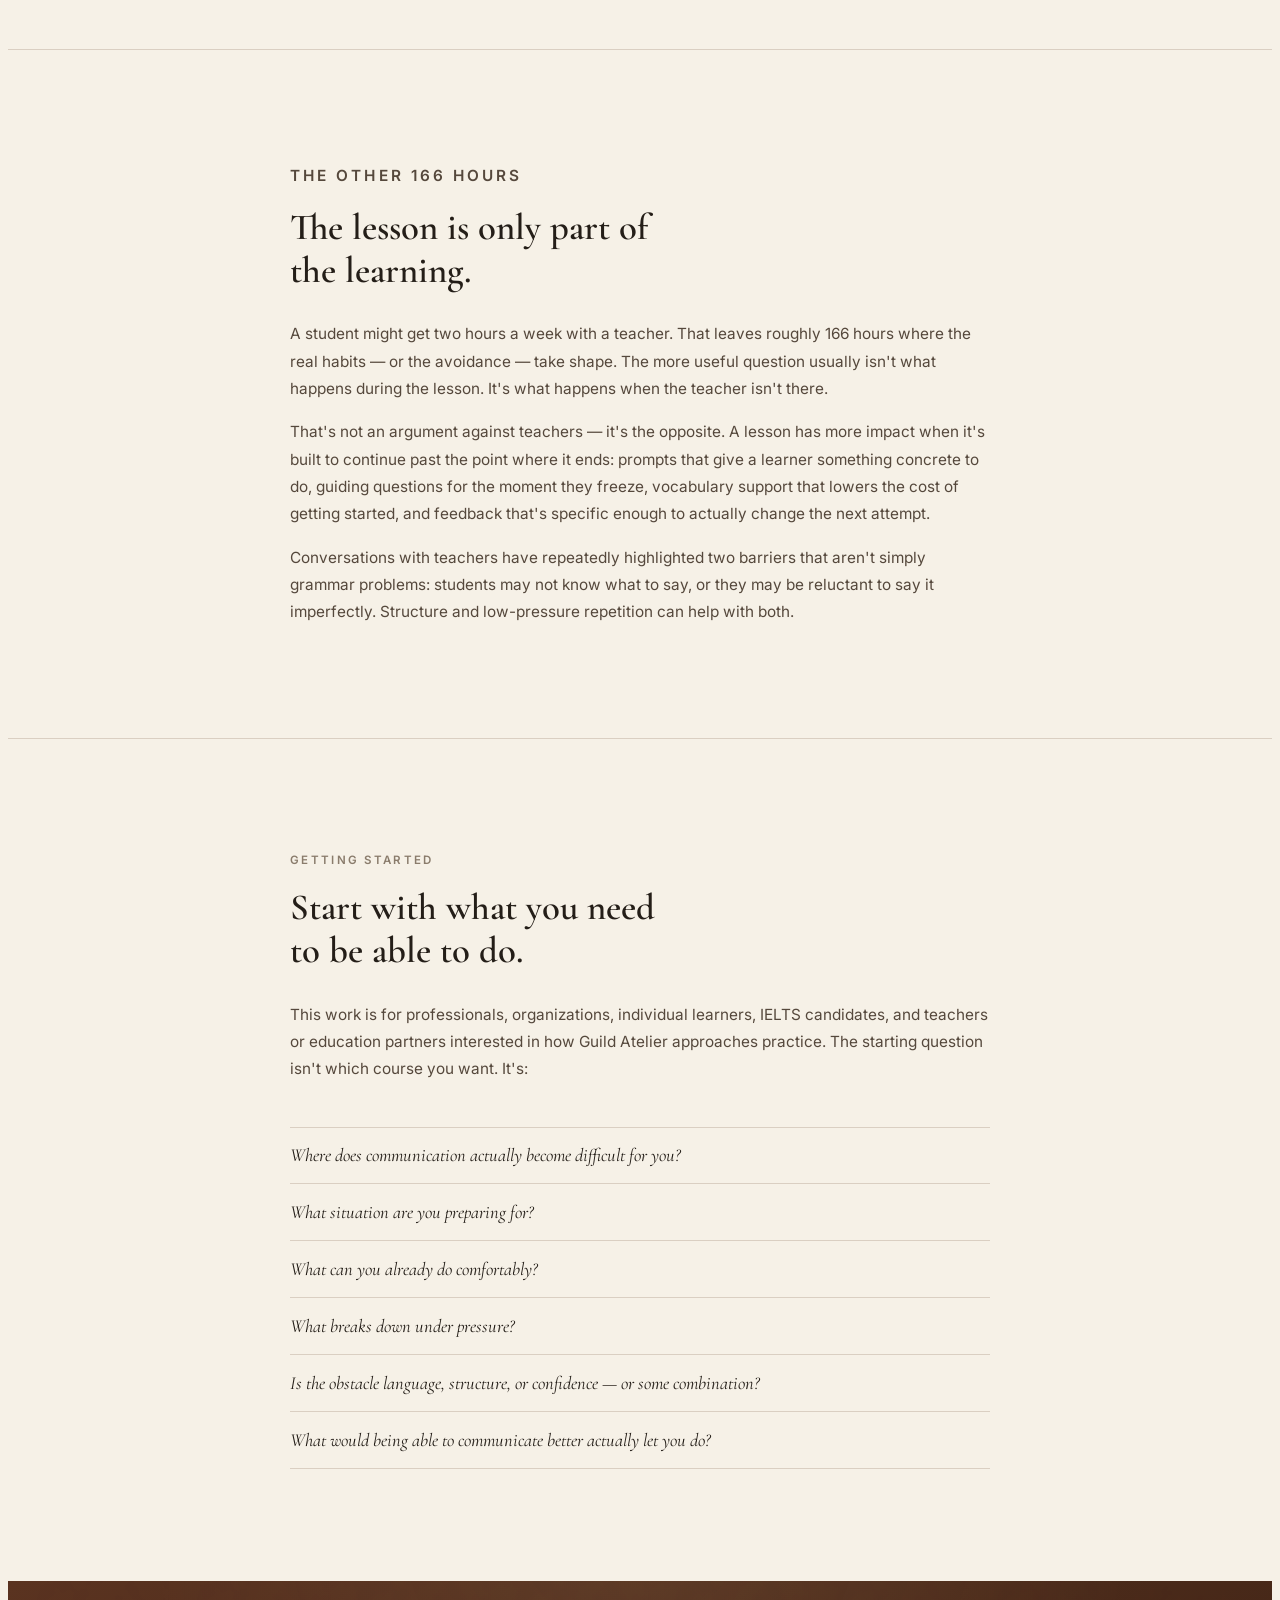
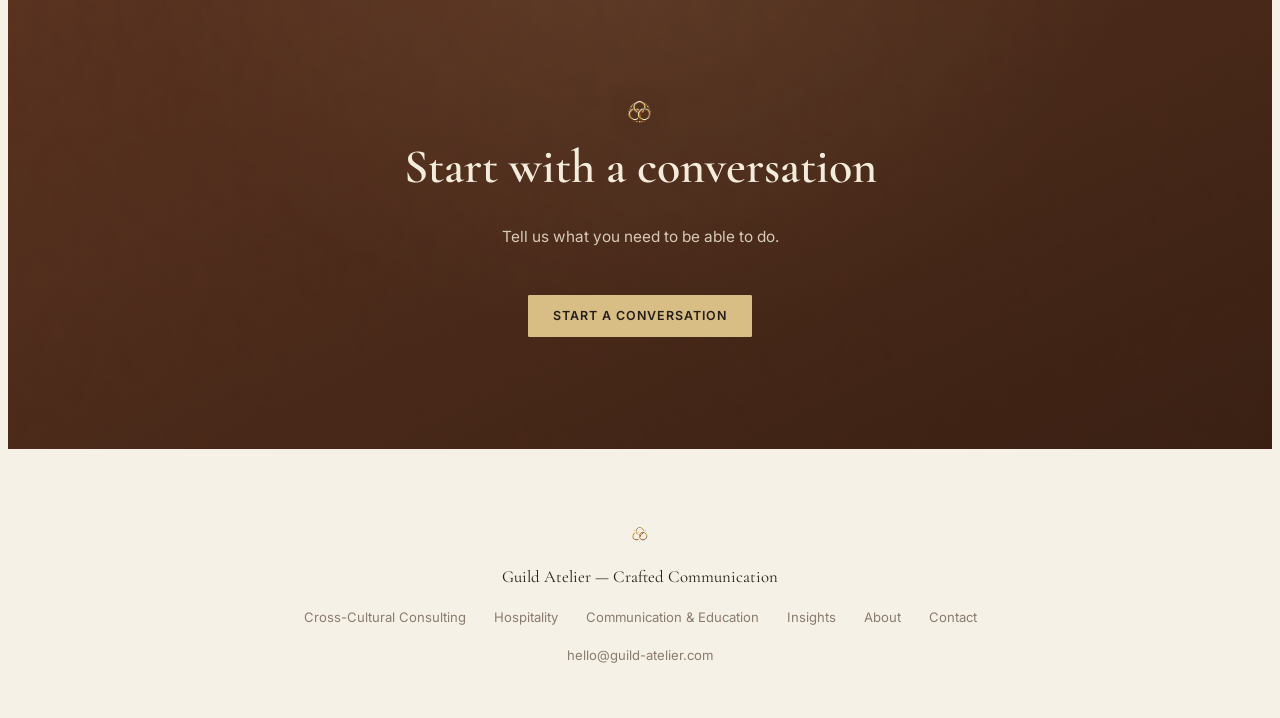
<file: communication-education/index.html>
<!DOCTYPE html>
<html lang="en">
<head>
<meta charset="UTF-8">
<meta name="viewport" content="width=device-width, initial-scale=1.0">
<title>Communication &amp; Education | Guild Atelier</title>
<meta name="description" content="Guild Atelier helps professionals, organizations, and individual learners develop the communication skill that language knowledge alone doesn't provide — through professional communication development, coaching, and targeted English and IELTS work.">
  <link rel="icon" type="image/x-icon" href="/favicon.ico"> <link rel="icon" type="image/png" sizes="32x32" href="/images/favicon-32x32.png"> <link rel="icon" type="image/png" sizes="16x16" href="/images/favicon-16x16.png"> <link rel="apple-touch-icon" href="/apple-touch-icon.png">

<link rel="preconnect" href="https://fonts.googleapis.com">
<link rel="preconnect" href="https://fonts.gstatic.com" crossorigin>
<link href="https://fonts.googleapis.com/css2?family=Cormorant+Garamond:ital,wght@0,400;0,500;0,600;1,500;1,600&family=Inter:wght@400;500;600&display=swap" rel="stylesheet">

<link rel="stylesheet" href="../css/homepage.css">
<link rel="stylesheet" href="communication-education.css">
</head>
<body class="ga-page">

<header class="ga-header">
  <div class="ga-header-inner">
    <a href="../" class="ga-brand">
      <img src="../images/guild-rings-mark.png" alt="Guild Atelier" class="ga-mark">
      <span class="ga-brand-name">Guild Atelier</span>
    </a>
    <nav class="ga-nav">
      <div class="ga-nav-links">
        <a href="../cross-cultural-executive-consulting/">Cross-Cultural Consulting</a>
        <a href="../hospitality/">Hospitality</a>
        <a href="./" class="ga-nav-current" aria-current="page">Communication &amp; Education</a>
        <a href="../notes/">Insights</a>
        <a href="../about/">About</a>
      </div>
      <a href="#contact" class="ga-nav-cta">Start a Conversation</a>
      <button id="lang-toggle" class="ga-lang-toggle" aria-label="Switch language">
        <span class="ga-lang-option ga-lang-en">EN</span>
        <span class="ga-lang-divider">/</span>
        <span class="ga-lang-option ga-lang-vi">VI</span>
      </button>
      <button type="button" class="ga-menu-toggle" id="ga-menu-toggle" aria-expanded="false" aria-controls="ga-mobile-nav" aria-label="Open menu">
        <span></span><span></span><span></span>
      </button>
    </nav>
  </div>
  <div id="ga-mobile-nav" class="ga-mobile-nav" hidden>
    <a href="../cross-cultural-executive-consulting/">Cross-Cultural Consulting</a>
    <a href="../hospitality/">Hospitality</a>
    <a href="./" class="ga-nav-current" aria-current="page">Communication &amp; Education</a>
    <a href="../notes/">Insights</a>
    <a href="../about/">About</a>
    <a href="#contact" class="ga-btn">Start a Conversation</a>
  </div>
</header>

<main>

  <!-- 1. HERO -->
  <section class="ga-hero ga-page-hero" id="top">
    <div class="ga-hero-inner ga-page-hero-inner">
      <p class="ga-eyebrow">Communication &amp; Education</p>
      <h1 class="ga-hero-title ga-page-hero-title">Good English isn't the same as effective communication.</h1>
      <div class="ga-hero-body ga-page-hero-body">
        <p>Grammar, vocabulary, and pronunciation matter — but they're inputs, not the outcome. Guild Atelier works with professionals, organizations, and individual learners on the part that actually determines whether a conversation works: explaining clearly, listening for meaning, adapting to the person in front of you, and staying functional when the moment gets difficult.</p>
      </div>
      <div class="ga-hero-ctas ga-page-hero-ctas">
        <a href="#contact" class="ga-btn">Discuss What You Need</a>
      </div>
    </div>
  </section>

  <!-- 2. KNOWING VS. USING -->
  <section class="ga-reframe" id="knowing-vs-using">
    <div class="ga-reframe-inner">
      <p class="ga-eyebrow">A Necessary Distinction</p>
      <h2>Knowing the language is not the same as being able to use it.</h2>
      <p>Someone can have strong grammar and a wide vocabulary and still struggle to organize an explanation, hold a listener's attention, or recover when a conversation goes sideways. Someone else, with far less polished English, can communicate remarkably well — because they understand exactly what they're trying to accomplish and adjust until it lands.</p>
      <p>Language knowledge is necessary in a great many situations. It's communication skill that determines what actually gets done with it.</p>
      <p class="ga-pull">Grammar and vocabulary give you material to work with. Communication is what you do with it.</p>
    </div>
  </section>

  <!-- 3. WHAT EFFECTIVE COMMUNICATION REQUIRES -->
  <section class="ga-examine" id="what-it-requires">
    <div class="ga-examine-inner">
      <p class="ga-eyebrow">What Effective Communication Requires</p>
      <p class="ga-examine-intro">Effective communication depends on several things that can each be noticed, practiced, and improved.</p>
      <div class="ga-examine-list">
        <div class="ga-examine-item">
          <p class="ga-examine-label">Clear Thinking</p>
          <p class="ga-examine-q">Can you decide what actually matters before you start speaking?</p>
        </div>
        <div class="ga-examine-item">
          <p class="ga-examine-label">Explaining Clearly</p>
          <p class="ga-examine-q">Can the listener follow the idea without doing the organizing work for you?</p>
        </div>
        <div class="ga-examine-item">
          <p class="ga-examine-label">Understanding the Other Person</p>
          <p class="ga-examine-q">Are you listening for meaning, or just waiting for your turn?</p>
        </div>
        <div class="ga-examine-item">
          <p class="ga-examine-label">Checking Understanding</p>
          <p class="ga-examine-q">Do you actually know whether the other person understood what you meant?</p>
        </div>
        <div class="ga-examine-item">
          <p class="ga-examine-label">Confidence &amp; Delivery</p>
          <p class="ga-examine-q">Can you use what you know in the moment the conversation is actually happening?</p>
        </div>
        <div class="ga-examine-item">
          <p class="ga-examine-label">Adaptation</p>
          <p class="ga-examine-q">Can you change your approach when the first one isn't working?</p>
        </div>
      </div>
    </div>
  </section>

  <!-- 4. PROFESSIONAL COMMUNICATION -->
  <section class="ga-reframe" id="professional-communication">
    <div class="ga-reframe-inner">
      <p class="ga-eyebrow">Professional Communication</p>
      <h2>Work doesn't ask for grammar. It asks you to do something with it.</h2>
      <p>The workplace situations where communication actually gets tested are specific: leading or participating in a meeting, presenting an idea to people who weren't in the room when it formed, giving or receiving feedback, explaining a problem to someone who didn't cause it, disagreeing with a colleague without damaging the relationship, or working across a language or cultural gap where the usual shortcuts don't apply.</p>
      <p>More vocabulary can help. But effective communication also depends on knowing what you're trying to do in the conversation and having the tools to do it.</p>
    </div>
  </section>

  <!-- 5. COMMUNICATION IS PRACTICED (no eyebrow, per copy-lock correction) -->
  <section class="ga-trap" id="communication-is-practiced">
    <div class="ga-trap-inner">
      <p class="ga-trap-quote">Communication is practiced, not downloaded.</p>
      <div class="ga-trap-body">
        <p>Explanation alone doesn't produce speaking ability, and neither does a worksheet. Knowing a rule doesn't guarantee you can reach it in the middle of a real conversation — that only comes from using it, repeatedly, until it stops requiring conscious effort.</p>
        <p>Learners don't need to wait for fluency before they begin building confidence, and progress that looks messy in the moment is still progress. Feedback matters most when it's specific enough to shape the next attempt, not just the last one.</p>
      </div>
    </div>
  </section>

  <!-- 6. WAYS WE WORK -->
  <section class="ga-ways" id="ways-we-work">
    <div class="ga-ways-inner">
      <p class="ga-eyebrow">Ways We Work</p>
      <p class="ga-ways-intro">Depending on what you actually need to be able to do, the work may take several forms. These aren't fixed packages — they're starting points.</p>
      <div class="ga-ways-list">
        <div class="ga-ways-item">
          <h4>Professional Communication Development</h4>
          <p>For professionals who need clearer, more confident communication in real work situations — meetings, presentations, feedback, difficult conversations.</p>
        </div>
        <div class="ga-ways-item">
          <h4>Individual Communication Coaching</h4>
          <p>Targeted work built around what the learner actually needs to do, not a generic syllabus.</p>
        </div>
        <div class="ga-ways-item">
          <h4>English Communication Development</h4>
          <p>Practical language development centered on use, for learners who need working ability rather than classroom English.</p>
        </div>
        <div class="ga-ways-item">
          <h4>IELTS Speaking Development</h4>
          <p>Targeted speaking work for learners preparing for IELTS, focused on generating, organizing, extending, and delivering answers under exam conditions.</p>
        </div>
        <div class="ga-ways-item">
          <h4>Organizational Workshops &amp; Training</h4>
          <p>Communication development built around a team's actual workplace situations, not a standard curriculum.</p>
        </div>
      </div>
    </div>
  </section>

  <!-- 7. ENGLISH & IELTS -->
  <section class="ga-background" id="english-ielts">
    <div class="ga-container">
      <div class="ga-background-inner">
        <p class="ga-eyebrow">English &amp; IELTS</p>
        <h2>Sometimes language itself is the work.</h2>
        <p>When the real obstacle is language proficiency — not communication strategy — Guild Atelier still provides direct English and IELTS development. For IELTS speaking specifically, that usually means generating ideas quickly, extending an answer instead of stalling, organizing a response under time pressure, and building the kind of automaticity that only comes from speaking regularly rather than reviewing sample answers.</p>
        <p>This work is a specific application of the same underlying approach as the rest of the page — not a separate department with its own philosophy.</p>
      </div>
    </div>
  </section>

  <!-- 8. THE OTHER 166 HOURS -->
  <section class="ga-reframe" id="the-other-166-hours">
    <div class="ga-reframe-inner">
      <p class="ga-eyebrow">The Other 166 Hours</p>
      <h2>The lesson is only part of the learning.</h2>
      <p>A student might get two hours a week with a teacher. That leaves roughly 166 hours where the real habits — or the avoidance — take shape. The more useful question usually isn't what happens during the lesson. It's what happens when the teacher isn't there.</p>
      <p>That's not an argument against teachers — it's the opposite. A lesson has more impact when it's built to continue past the point where it ends: prompts that give a learner something concrete to do, guiding questions for the moment they freeze, vocabulary support that lowers the cost of getting started, and feedback that's specific enough to actually change the next attempt.</p>
      <p>Conversations with teachers have repeatedly highlighted two barriers that aren't simply grammar problems: students may not know what to say, or they may be reluctant to say it imperfectly. Structure and low-pressure repetition can help with both.</p>
    </div>
  </section>

  <!-- 9. WHO THIS IS FOR / HOW IT STARTS -->
  <section class="ga-engage" id="how-it-starts">
    <div class="ga-engage-inner">
      <p class="ga-eyebrow">Getting Started</p>
      <h2>Start with what you need to be able to do.</h2>
      <p class="ga-engage-intro">This work is for professionals, organizations, individual learners, IELTS candidates, and teachers or education partners interested in how Guild Atelier approaches practice. The starting question isn't which course you want. It's:</p>
      <ul class="ga-engage-list">
        <li>Where does communication actually become difficult for you?</li>
        <li>What situation are you preparing for?</li>
        <li>What can you already do comfortably?</li>
        <li>What breaks down under pressure?</li>
        <li>Is the obstacle language, structure, or confidence — or some combination?</li>
        <li>What would being able to communicate better actually let you do?</li>
      </ul>
    </div>
  </section>

  <!-- 10. CLOSING CTA -->
  <section class="ga-closing" id="contact">
    <div class="ga-closing-inner">
      <img src="../images/guild-rings-mark.png" alt="" class="ga-mark" aria-hidden="true">
      <h2>Start with a conversation</h2>
      <p>Tell us what you need to be able to do.</p>
      <a href="mailto:hello@guild-atelier.com" class="ga-btn ga-btn--solid">Start a Conversation</a>
    </div>
  </section>

</main>

<footer class="ga-footer">
  <img src="../images/guild-rings-mark.png" alt="Guild Atelier" class="ga-mark">
  <p class="ga-footer-tagline">Guild Atelier — Crafted Communication</p>
  <nav class="ga-footer-nav">
    <a href="../cross-cultural-executive-consulting/">Cross-Cultural Consulting</a>
    <a href="../hospitality/">Hospitality</a>
    <a href="./">Communication &amp; Education</a>
    <a href="../notes/">Insights</a>
    <a href="../about/">About</a>
    <a href="#contact">Contact</a>
  </nav>
  <p class="ga-footer-email"><a href="mailto:hello@guild-atelier.com">hello@guild-atelier.com</a></p>
</footer>

<script src="../js/lang-toggle.js"></script>
<script>
// Page-local mobile nav toggle, matching the homepage's implementation
// (scoped here rather than shared, since it controls markup that only
// exists on pages that include this header).
(function () {
  var toggle = document.getElementById('ga-menu-toggle');
  var panel = document.getElementById('ga-mobile-nav');
  if (!toggle || !panel) return;

  function closeMenu() {
    panel.hidden = true;
    toggle.setAttribute('aria-expanded', 'false');
  }
  function openMenu() {
    panel.hidden = false;
    toggle.setAttribute('aria-expanded', 'true');
  }

  toggle.addEventListener('click', function () {
    var isOpen = toggle.getAttribute('aria-expanded') === 'true';
    if (isOpen) { closeMenu(); } else { openMenu(); }
  });

  panel.addEventListener('click', function (e) {
    if (e.target.tagName === 'A') closeMenu();
  });

  document.addEventListener('keydown', function (e) {
    if (e.key === 'Escape') closeMenu();
  });
})();
</script>
</body>
</html>
</file>
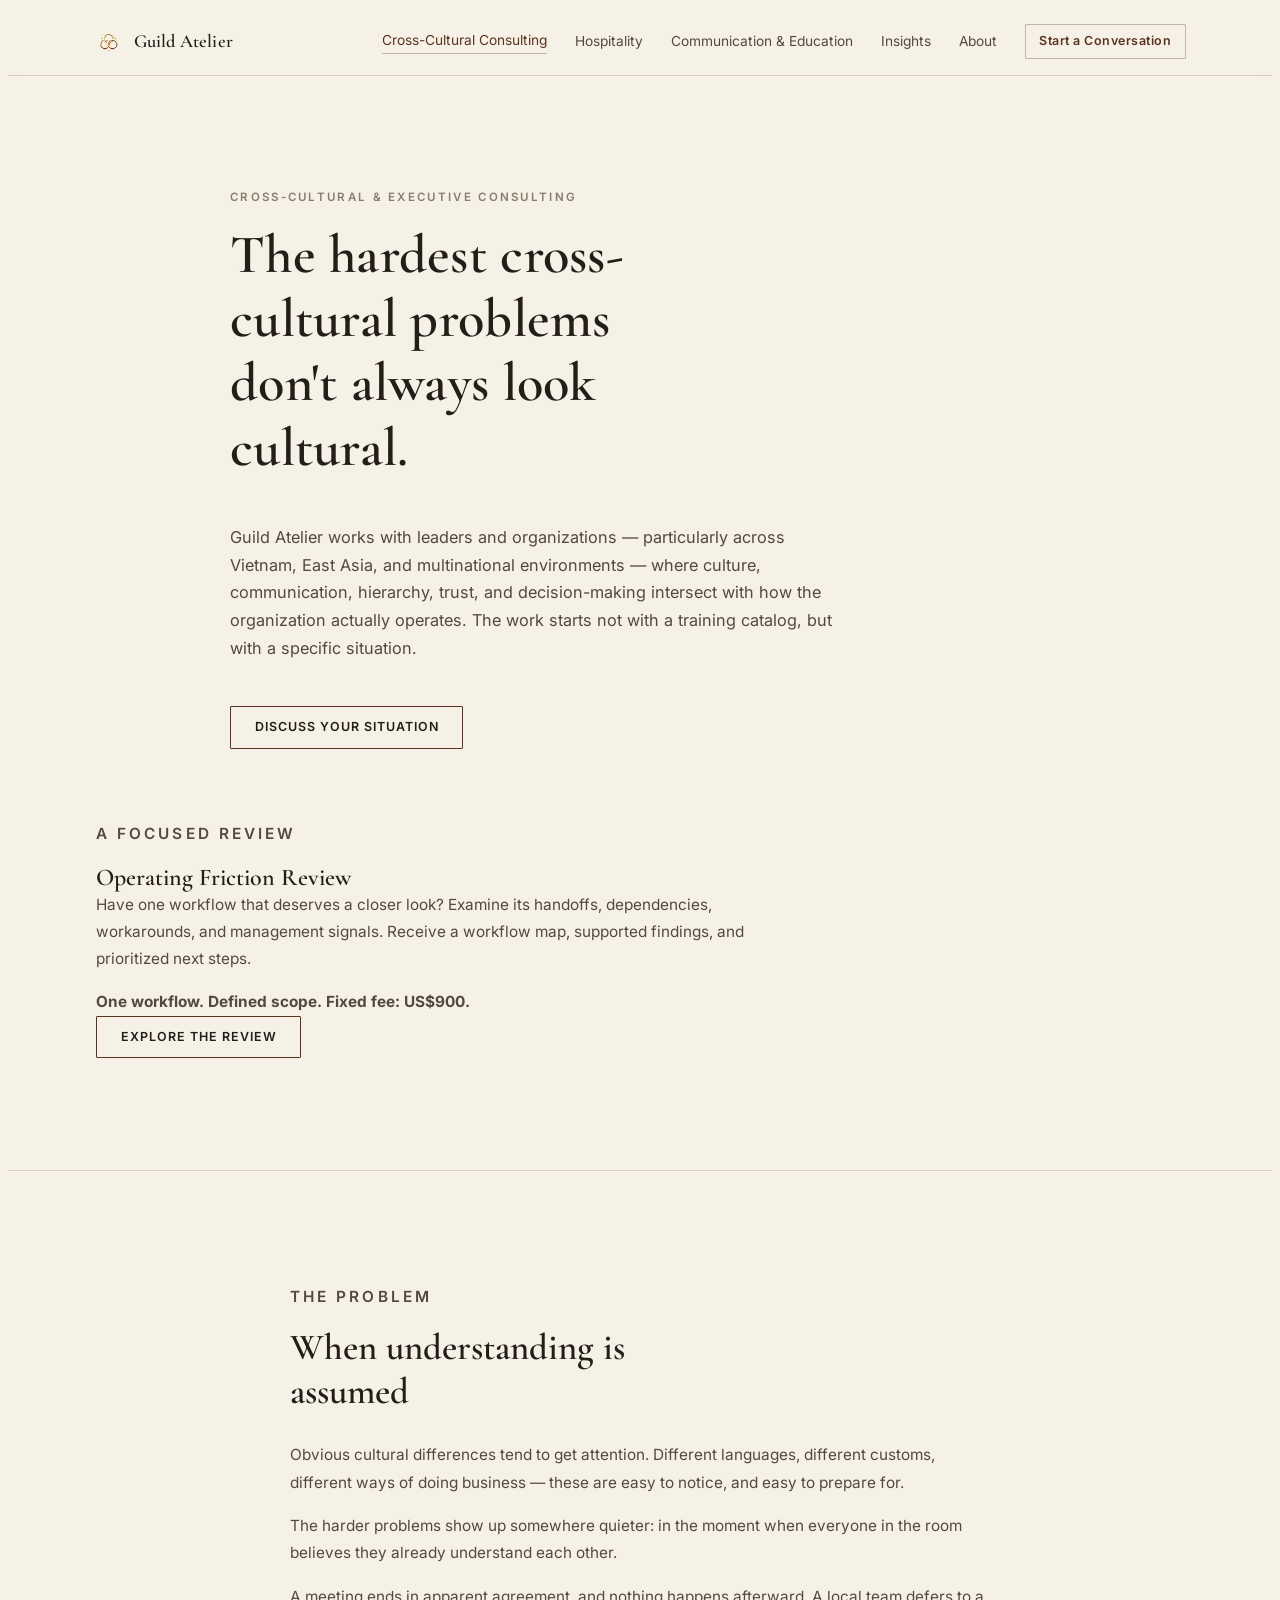
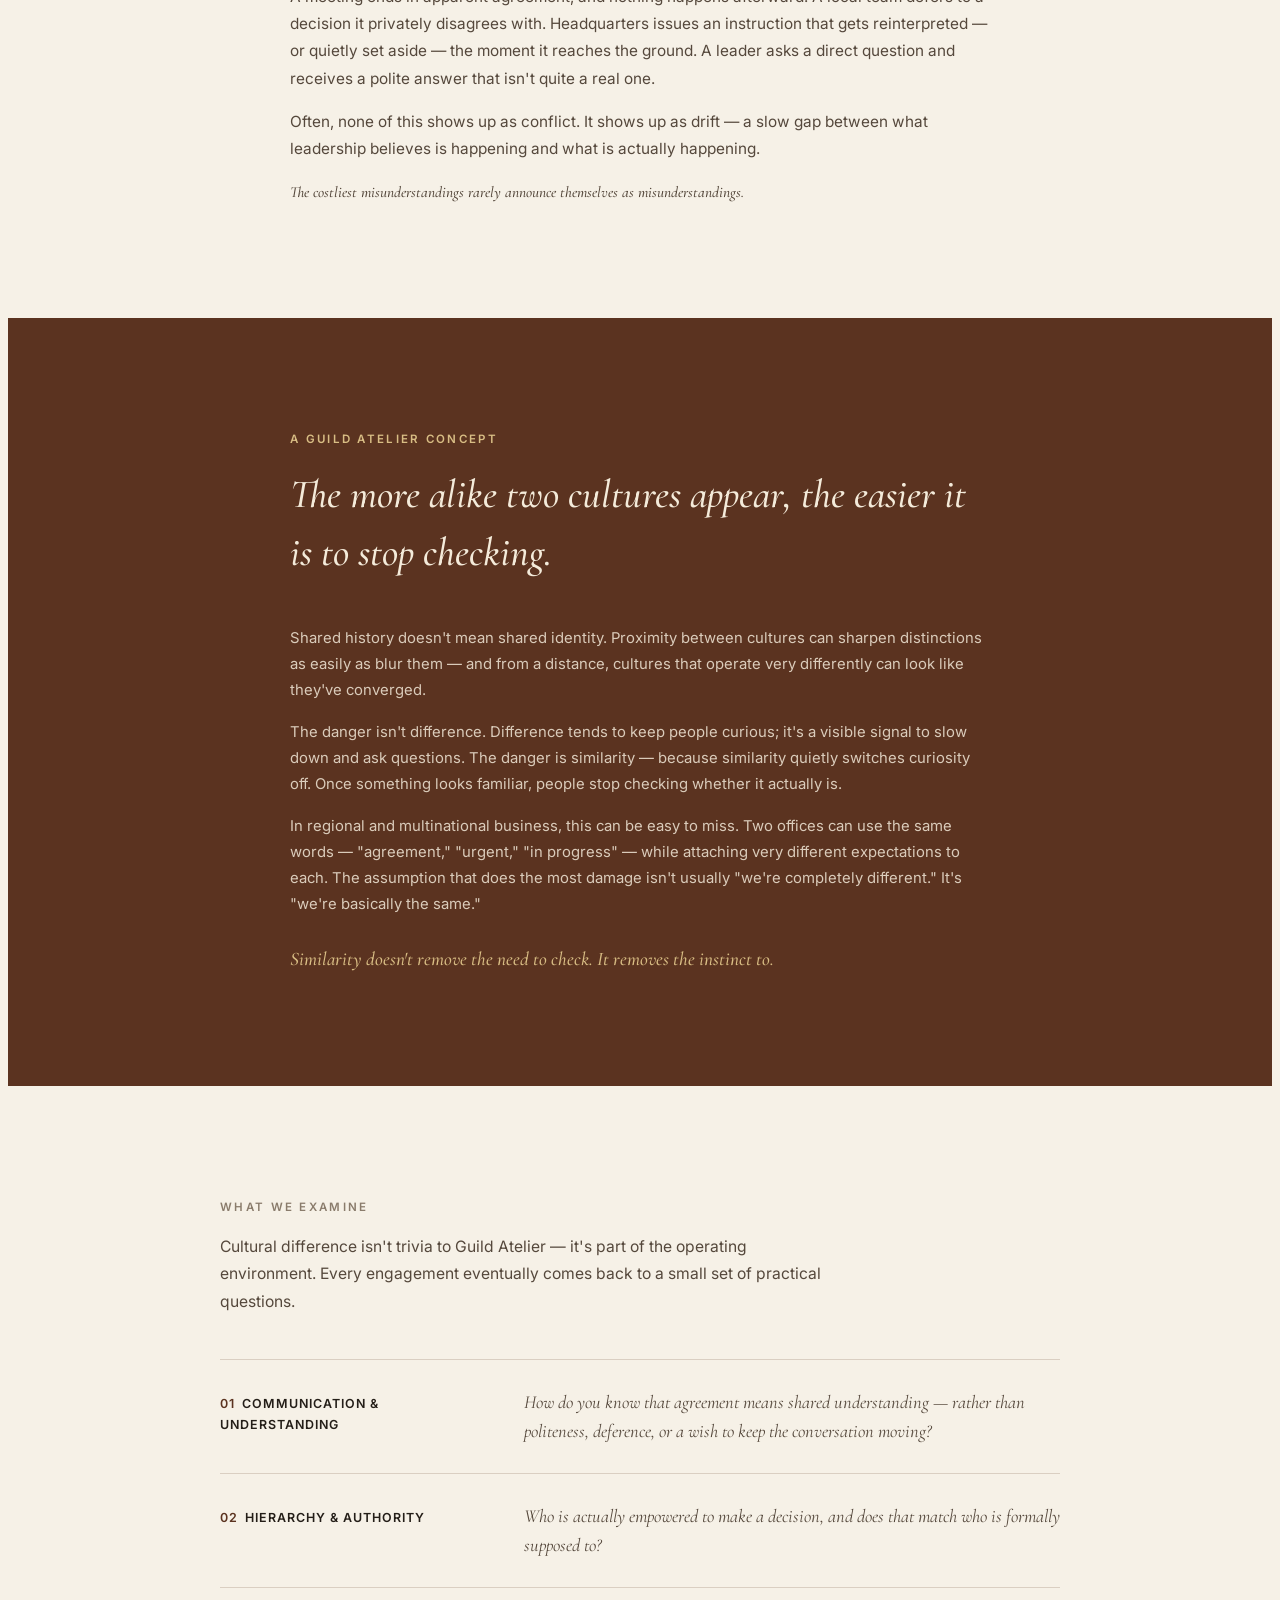
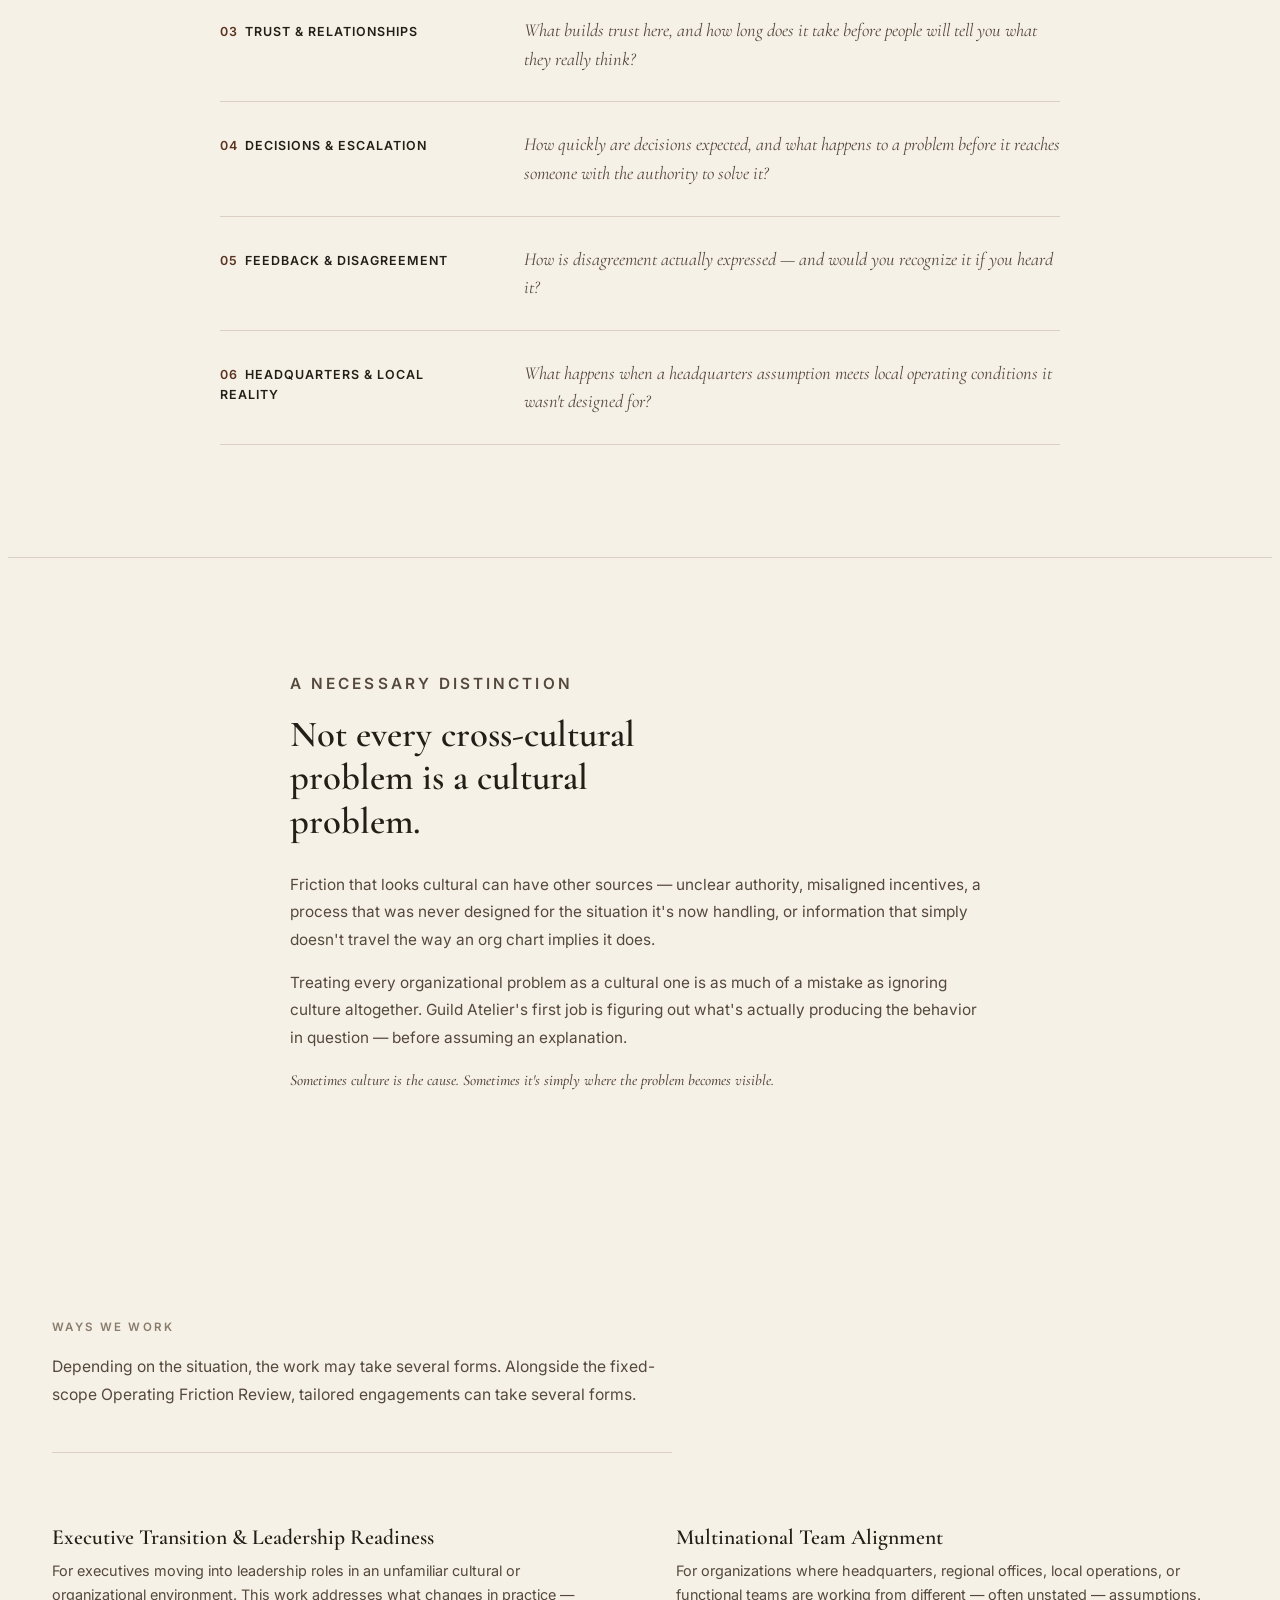
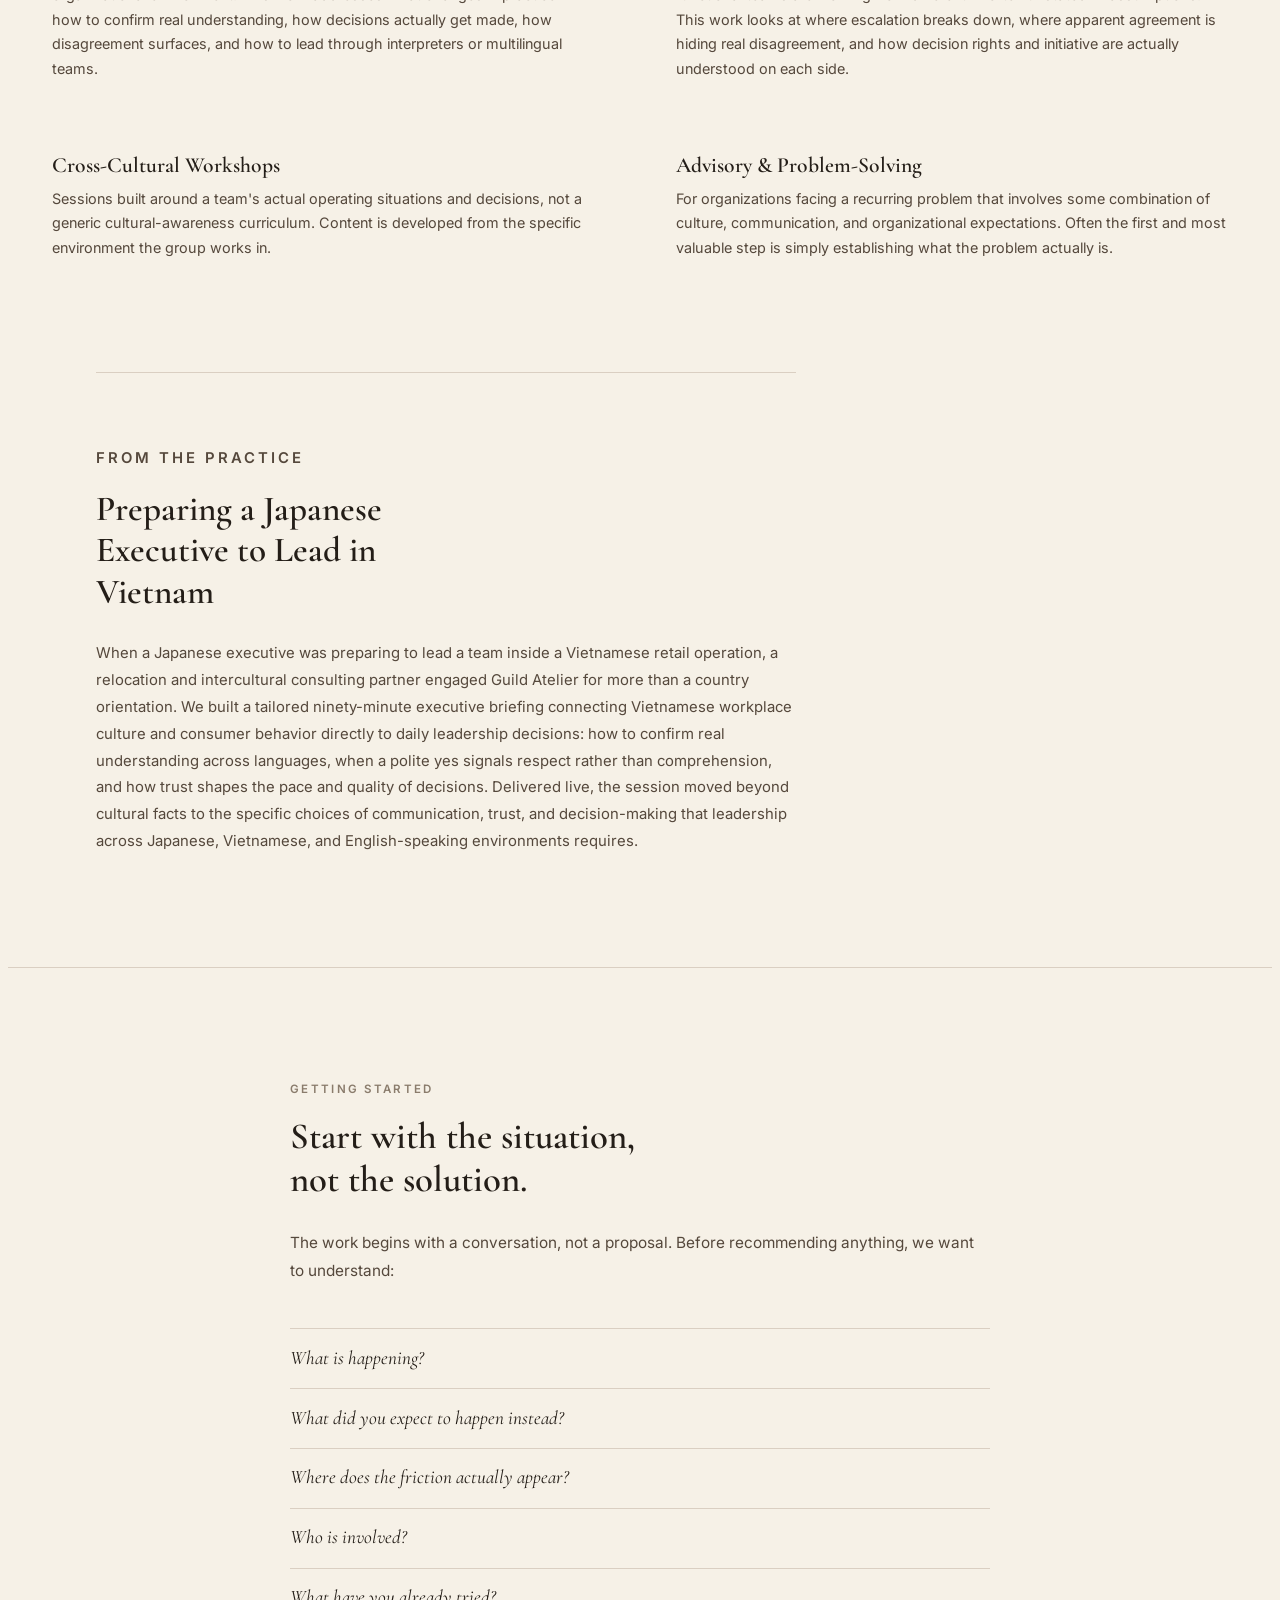
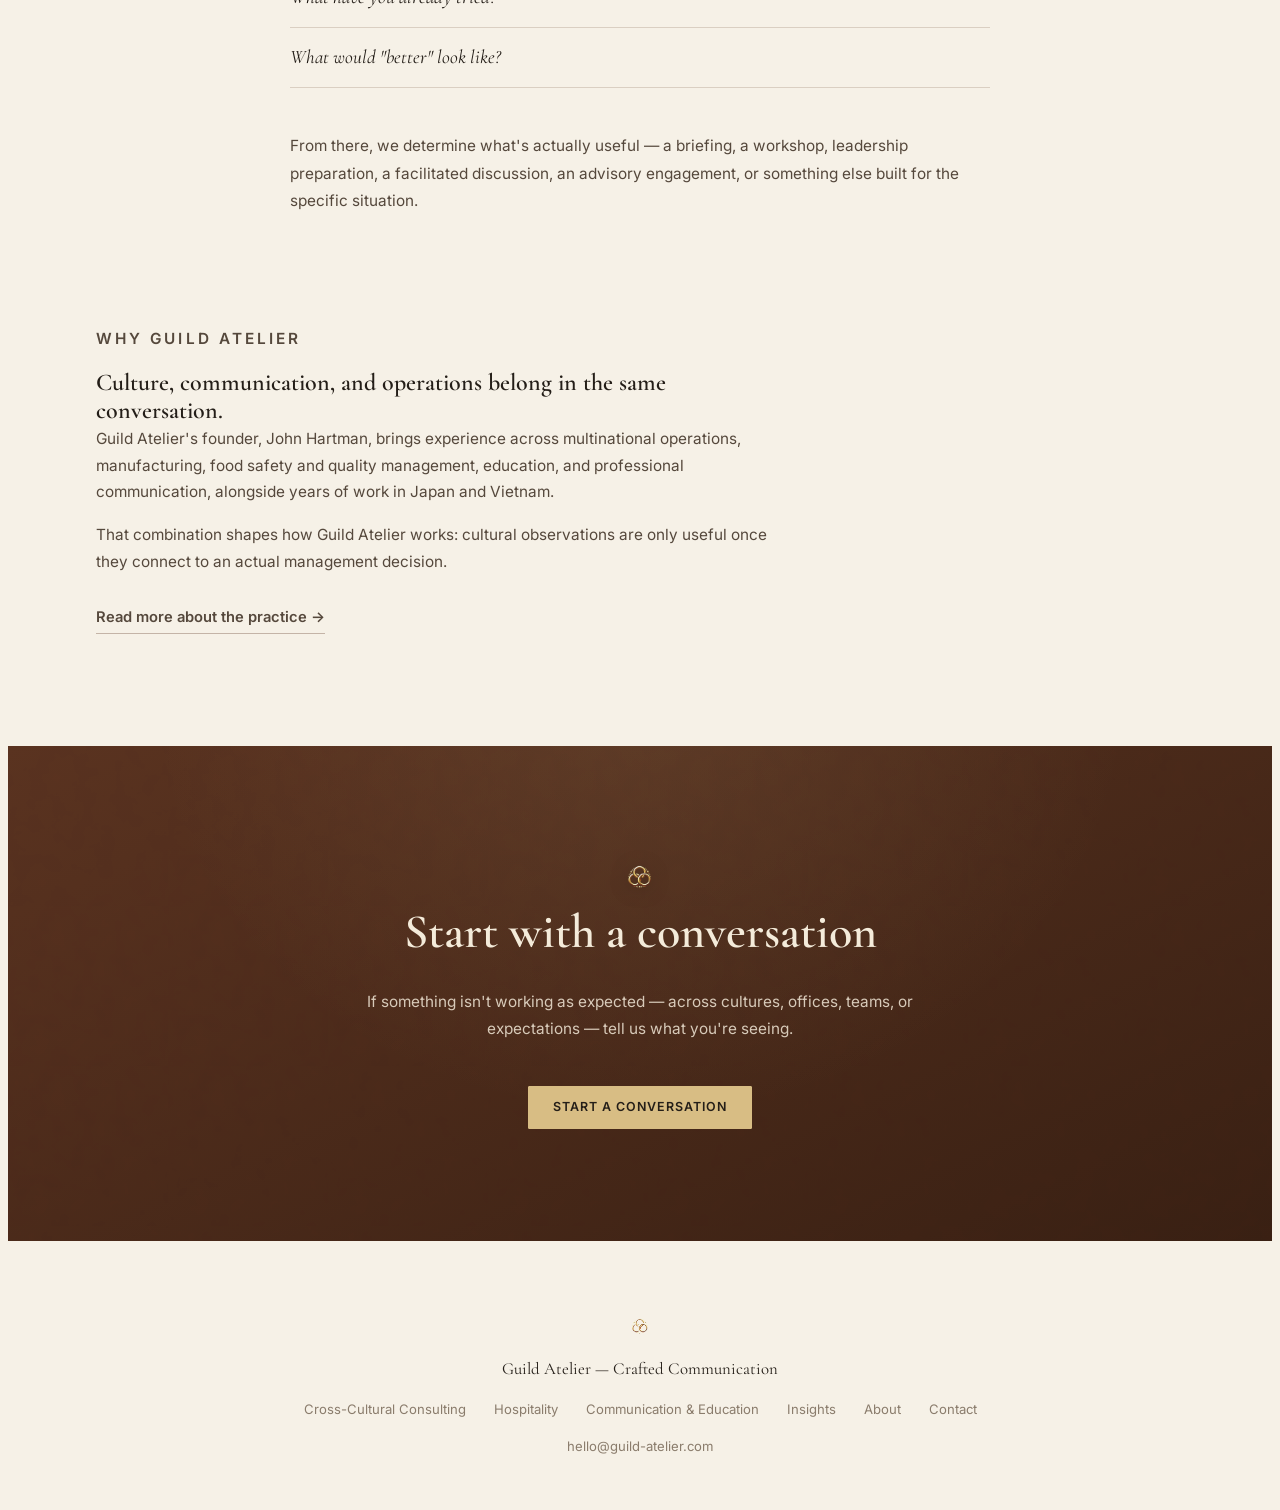
<file: cross-cultural-executive-consulting/index.html>
<!DOCTYPE html>
<html lang="en">
<head>
<meta charset="UTF-8">
<meta name="viewport" content="width=device-width, initial-scale=1.0">
<title>Cross-Cultural & Executive Consulting | Guild Atelier</title>
<meta name="description" content="Guild Atelier helps leaders and organizations working across Vietnam, East Asia, and multinational environments address cross-cultural friction in communication, trust, hierarchy, and decision-making.">
  <link rel="icon" type="image/x-icon" href="/favicon.ico"> <link rel="icon" type="image/png" sizes="32x32" href="/images/favicon-32x32.png"> <link rel="icon" type="image/png" sizes="16x16" href="/images/favicon-16x16.png"> <link rel="apple-touch-icon" href="/apple-touch-icon.png">

<link rel="preconnect" href="https://fonts.googleapis.com">
<link rel="preconnect" href="https://fonts.gstatic.com" crossorigin>
<link href="https://fonts.googleapis.com/css2?family=Cormorant+Garamond:ital,wght@0,400;0,500;0,600;1,500;1,600&family=Inter:wght@400;500;600&display=swap" rel="stylesheet">

<link rel="stylesheet" href="../css/homepage.css">
<link rel="stylesheet" href="cross-cultural.css">
</head>
<body class="ga-page">

<header class="ga-header">
  <div class="ga-header-inner">
    <a href="../" class="ga-brand">
      <img src="../images/guild-rings-mark.png" alt="Guild Atelier" class="ga-mark">
      <span class="ga-brand-name">Guild Atelier</span>
    </a>
    <nav class="ga-nav">
      <div class="ga-nav-links">
        <a href="./" class="ga-nav-current" aria-current="page">Cross-Cultural Consulting</a>
        <a href="../hospitality/">Hospitality</a>
        <a href="../communication-education/">Communication &amp; Education</a>
        <a href="../notes/">Insights</a>
        <a href="../about/">About</a>
      </div>
      <a href="#contact" class="ga-nav-cta">Start a Conversation</a>
      <button id="lang-toggle" class="ga-lang-toggle" aria-label="Switch language">
        <span class="ga-lang-option ga-lang-en">EN</span>
        <span class="ga-lang-divider">/</span>
        <span class="ga-lang-option ga-lang-vi">VI</span>
      </button>
      <button type="button" class="ga-menu-toggle" id="ga-menu-toggle" aria-expanded="false" aria-controls="ga-mobile-nav" aria-label="Open menu">
        <span></span><span></span><span></span>
      </button>
    </nav>
  </div>
  <div id="ga-mobile-nav" class="ga-mobile-nav" hidden>
    <a href="./" class="ga-nav-current" aria-current="page">Cross-Cultural Consulting</a>
    <a href="../hospitality/">Hospitality</a>
    <a href="../communication-education/">Communication &amp; Education</a>
    <a href="../notes/">Insights</a>
    <a href="../about/">About</a>
    <a href="#contact" class="ga-btn">Start a Conversation</a>
  </div>
</header>

<main>

  <!-- 1. HERO -->
  <section class="ga-hero ga-page-hero" id="top">
    <div class="ga-hero-inner ga-page-hero-inner">
      <p class="ga-eyebrow">Cross-Cultural &amp; Executive Consulting</p>
      <h1 class="ga-hero-title ga-page-hero-title">The hardest cross-cultural problems don't always look cultural.</h1>
      <div class="ga-hero-body ga-page-hero-body">
        <p>Guild Atelier works with leaders and organizations — particularly across Vietnam, East Asia, and multinational environments — where culture, communication, hierarchy, trust, and decision-making intersect with how the organization actually operates. The work starts not with a training catalog, but with a specific situation.</p>
      </div>
      <div class="ga-hero-ctas ga-page-hero-ctas">
        <a href="#contact" class="ga-btn">Discuss Your Situation</a>
      </div>
    </div>
  </section>

  <section class="ga-background" id="operating-friction-review">
    <div class="ga-container"><div class="ga-background-inner">
      <p class="ga-eyebrow">A Focused Review</p>
      <h2>Operating Friction Review</h2>
      <p>Have one workflow that deserves a closer look? Examine its handoffs, dependencies, workarounds, and management signals. Receive a workflow map, supported findings, and prioritized next steps.</p>
      <p><strong>One workflow. Defined scope. Fixed fee: US$900.</strong></p>
      <a href="../operating-friction-review/" class="ga-btn">Explore the Review</a>
    </div></div>
  </section>

  <!-- 2. THE PROBLEM -->
  <section class="ga-reframe" id="the-problem">
    <div class="ga-reframe-inner">
      <p class="ga-eyebrow">The Problem</p>
      <h2>When understanding is assumed</h2>
      <p>Obvious cultural differences tend to get attention. Different languages, different customs, different ways of doing business — these are easy to notice, and easy to prepare for.</p>
      <p>The harder problems show up somewhere quieter: in the moment when everyone in the room believes they already understand each other.</p>
      <p>A meeting ends in apparent agreement, and nothing happens afterward. A local team defers to a decision it privately disagrees with. Headquarters issues an instruction that gets reinterpreted — or quietly set aside — the moment it reaches the ground. A leader asks a direct question and receives a polite answer that isn't quite a real one.</p>
      <p>Often, none of this shows up as conflict. It shows up as drift — a slow gap between what leadership believes is happening and what is actually happening.</p>
      <p class="ga-pull">The costliest misunderstandings rarely announce themselves as misunderstandings.</p>
    </div>
  </section>

  <!-- 3. THE SIMILARITY TRAP -->
  <section class="ga-trap" id="similarity-trap">
    <div class="ga-trap-inner">
      <p class="ga-eyebrow ga-eyebrow--on-umber">A Guild Atelier Concept</p>
      <p class="ga-trap-quote">The more alike two cultures appear, the easier it is to stop checking.</p>
      <div class="ga-trap-body">
        <p>Shared history doesn't mean shared identity. Proximity between cultures can sharpen distinctions as easily as blur them — and from a distance, cultures that operate very differently can look like they've converged.</p>
        <p>The danger isn't difference. Difference tends to keep people curious; it's a visible signal to slow down and ask questions. The danger is similarity — because similarity quietly switches curiosity off. Once something looks familiar, people stop checking whether it actually is.</p>
        <p>In regional and multinational business, this can be easy to miss. Two offices can use the same words — "agreement," "urgent," "in progress" — while attaching very different expectations to each. The assumption that does the most damage isn't usually "we're completely different." It's "we're basically the same."</p>
      </div>
      <p class="ga-trap-pull">Similarity doesn't remove the need to check. It removes the instinct to.</p>
    </div>
  </section>

  <!-- 4. WHAT WE EXAMINE -->
  <section class="ga-examine" id="what-we-examine">
    <div class="ga-examine-inner">
      <p class="ga-eyebrow">What We Examine</p>
      <p class="ga-examine-intro">Cultural difference isn't trivia to Guild Atelier — it's part of the operating environment. Every engagement eventually comes back to a small set of practical questions.</p>
      <div class="ga-examine-list">
        <div class="ga-examine-item">
          <p class="ga-examine-label"><span>01</span>Communication &amp; Understanding</p>
          <p class="ga-examine-q">How do you know that agreement means shared understanding — rather than politeness, deference, or a wish to keep the conversation moving?</p>
        </div>
        <div class="ga-examine-item">
          <p class="ga-examine-label"><span>02</span>Hierarchy &amp; Authority</p>
          <p class="ga-examine-q">Who is actually empowered to make a decision, and does that match who is formally supposed to?</p>
        </div>
        <div class="ga-examine-item">
          <p class="ga-examine-label"><span>03</span>Trust &amp; Relationships</p>
          <p class="ga-examine-q">What builds trust here, and how long does it take before people will tell you what they really think?</p>
        </div>
        <div class="ga-examine-item">
          <p class="ga-examine-label"><span>04</span>Decisions &amp; Escalation</p>
          <p class="ga-examine-q">How quickly are decisions expected, and what happens to a problem before it reaches someone with the authority to solve it?</p>
        </div>
        <div class="ga-examine-item">
          <p class="ga-examine-label"><span>05</span>Feedback &amp; Disagreement</p>
          <p class="ga-examine-q">How is disagreement actually expressed — and would you recognize it if you heard it?</p>
        </div>
        <div class="ga-examine-item">
          <p class="ga-examine-label"><span>06</span>Headquarters &amp; Local Reality</p>
          <p class="ga-examine-q">What happens when a headquarters assumption meets local operating conditions it wasn't designed for?</p>
        </div>
      </div>
    </div>
  </section>

  <!-- 5. CULTURE OR SYSTEM? -->
  <section class="ga-reframe" id="culture-or-system">
    <div class="ga-reframe-inner">
      <p class="ga-eyebrow">A Necessary Distinction</p>
      <h2>Not every cross-cultural problem is a cultural problem.</h2>
      <p>Friction that looks cultural can have other sources — unclear authority, misaligned incentives, a process that was never designed for the situation it's now handling, or information that simply doesn't travel the way an org chart implies it does.</p>
      <p>Treating every organizational problem as a cultural one is as much of a mistake as ignoring culture altogether. Guild Atelier's first job is figuring out what's actually producing the behavior in question — before assuming an explanation.</p>
      <p class="ga-pull">Sometimes culture is the cause. Sometimes it's simply where the problem becomes visible.</p>
    </div>
  </section>

  <!-- 6. WAYS WE WORK -->
  <section class="ga-ways" id="ways-we-work">
    <div class="ga-ways-inner">
      <p class="ga-eyebrow">Ways We Work</p>
      <p class="ga-ways-intro">Depending on the situation, the work may take several forms. Alongside the fixed-scope Operating Friction Review, tailored engagements can take several forms.</p>
      <div class="ga-ways-grid">
        <div class="ga-ways-item">
          <h4>Executive Transition &amp; Leadership Readiness</h4>
          <p>For executives moving into leadership roles in an unfamiliar cultural or organizational environment. This work addresses what changes in practice — how to confirm real understanding, how decisions actually get made, how disagreement surfaces, and how to lead through interpreters or multilingual teams.</p>
        </div>
        <div class="ga-ways-item">
          <h4>Multinational Team Alignment</h4>
          <p>For organizations where headquarters, regional offices, local operations, or functional teams are working from different — often unstated — assumptions. This work looks at where escalation breaks down, where apparent agreement is hiding real disagreement, and how decision rights and initiative are actually understood on each side.</p>
        </div>
        <div class="ga-ways-item">
          <h4>Cross-Cultural Workshops</h4>
          <p>Sessions built around a team's actual operating situations and decisions, not a generic cultural-awareness curriculum. Content is developed from the specific environment the group works in.</p>
        </div>
        <div class="ga-ways-item">
          <h4>Advisory &amp; Problem-Solving</h4>
          <p>For organizations facing a recurring problem that involves some combination of culture, communication, and organizational expectations. Often the first and most valuable step is simply establishing what the problem actually is.</p>
        </div>
      </div>
    </div>
  </section>

  <!-- 7. FROM THE PRACTICE -->
  <section class="ga-case" id="case-study">
    <div class="ga-container">
      <div class="ga-case-inner">
        <p class="ga-case-label">From the Practice</p>
        <h3>Preparing a Japanese Executive to Lead in Vietnam</h3>
        <p>When a Japanese executive was preparing to lead a team inside a Vietnamese retail operation, a relocation and intercultural consulting partner engaged Guild Atelier for more than a country orientation. We built a tailored ninety-minute executive briefing connecting Vietnamese workplace culture and consumer behavior directly to daily leadership decisions: how to confirm real understanding across languages, when a polite yes signals respect rather than comprehension, and how trust shapes the pace and quality of decisions. Delivered live, the session moved beyond cultural facts to the specific choices of communication, trust, and decision-making that leadership across Japanese, Vietnamese, and English-speaking environments requires.</p>
      </div>
    </div>
  </section>

  <!-- 8. HOW AN ENGAGEMENT STARTS -->
  <section class="ga-engage" id="how-it-starts">
    <div class="ga-engage-inner">
      <p class="ga-eyebrow">Getting Started</p>
      <h2>Start with the situation, not the solution.</h2>
      <p class="ga-engage-intro"> The work begins with a conversation, not a proposal. Before recommending anything, we want to understand:</p>
      <ul class="ga-engage-list">
        <li>What is happening?</li>
        <li>What did you expect to happen instead?</li>
        <li>Where does the friction actually appear?</li>
        <li>Who is involved?</li>
        <li>What have you already tried?</li>
        <li>What would "better" look like?</li>
      </ul>
      <p class="ga-engage-outro">From there, we determine what's actually useful — a briefing, a workshop, leadership preparation, a facilitated discussion, an advisory engagement, or something else built for the specific situation.</p>
    </div>
  </section>

  <!-- 9. WHY GUILD ATELIER -->
  <section class="ga-background" id="why-guild-atelier">
    <div class="ga-container">
      <div class="ga-background-inner">
        <p class="ga-eyebrow">Why Guild Atelier</p>
        <h2>Culture, communication, and operations belong in the same conversation.</h2>
        <p>Guild Atelier's founder, John Hartman, brings experience across multinational operations, manufacturing, food safety and quality management, education, and professional communication, alongside years of work in Japan and Vietnam.</p>
        <p>That combination shapes how Guild Atelier works: cultural observations are only useful once they connect to an actual management decision.</p>
        <p style="margin-top: var(--sp-3);"><a href="../about/" class="ga-link">Read more about the practice →</a></p>
      </div>
    </div>
  </section>

  <!-- 10. CLOSING CTA -->
  <section class="ga-closing" id="contact">
    <div class="ga-closing-inner">
      <img src="../images/guild-rings-mark.png" alt="" class="ga-mark" aria-hidden="true">
      <h2>Start with a conversation</h2>
      <p>If something isn't working as expected — across cultures, offices, teams, or expectations — tell us what you're seeing.</p>
      <a href="mailto:hello@guild-atelier.com" class="ga-btn ga-btn--solid">Start a Conversation</a>
    </div>
  </section>

</main>

<footer class="ga-footer">
  <img src="../images/guild-rings-mark.png" alt="Guild Atelier" class="ga-mark">
  <p class="ga-footer-tagline">Guild Atelier — Crafted Communication</p>
  <nav class="ga-footer-nav">
    <a href="./">Cross-Cultural Consulting</a>
    <a href="../hospitality/">Hospitality</a>
    <a href="../#communication">Communication &amp; Education</a>
    <a href="../notes/">Insights</a>
    <a href="../about/">About</a>
    <a href="#contact">Contact</a>
  </nav>
  <p class="ga-footer-email"><a href="mailto:hello@guild-atelier.com">hello@guild-atelier.com</a></p>
</footer>

<script src="../js/lang-toggle.js"></script>
<script>
// Page-local mobile nav toggle, matching the homepage's implementation
// (scoped here rather than shared, since it controls markup that only
// exists on pages that include this header).
(function () {
  var toggle = document.getElementById('ga-menu-toggle');
  var panel = document.getElementById('ga-mobile-nav');
  if (!toggle || !panel) return;

  function closeMenu() {
    panel.hidden = true;
    toggle.setAttribute('aria-expanded', 'false');
  }
  function openMenu() {
    panel.hidden = false;
    toggle.setAttribute('aria-expanded', 'true');
  }

  toggle.addEventListener('click', function () {
    var isOpen = toggle.getAttribute('aria-expanded') === 'true';
    if (isOpen) { closeMenu(); } else { openMenu(); }
  });

  panel.addEventListener('click', function (e) {
    if (e.target.tagName === 'A') closeMenu();
  });

  document.addEventListener('keydown', function (e) {
    if (e.key === 'Escape') closeMenu();
  });
})();
</script>
</body>
</html>
</file>
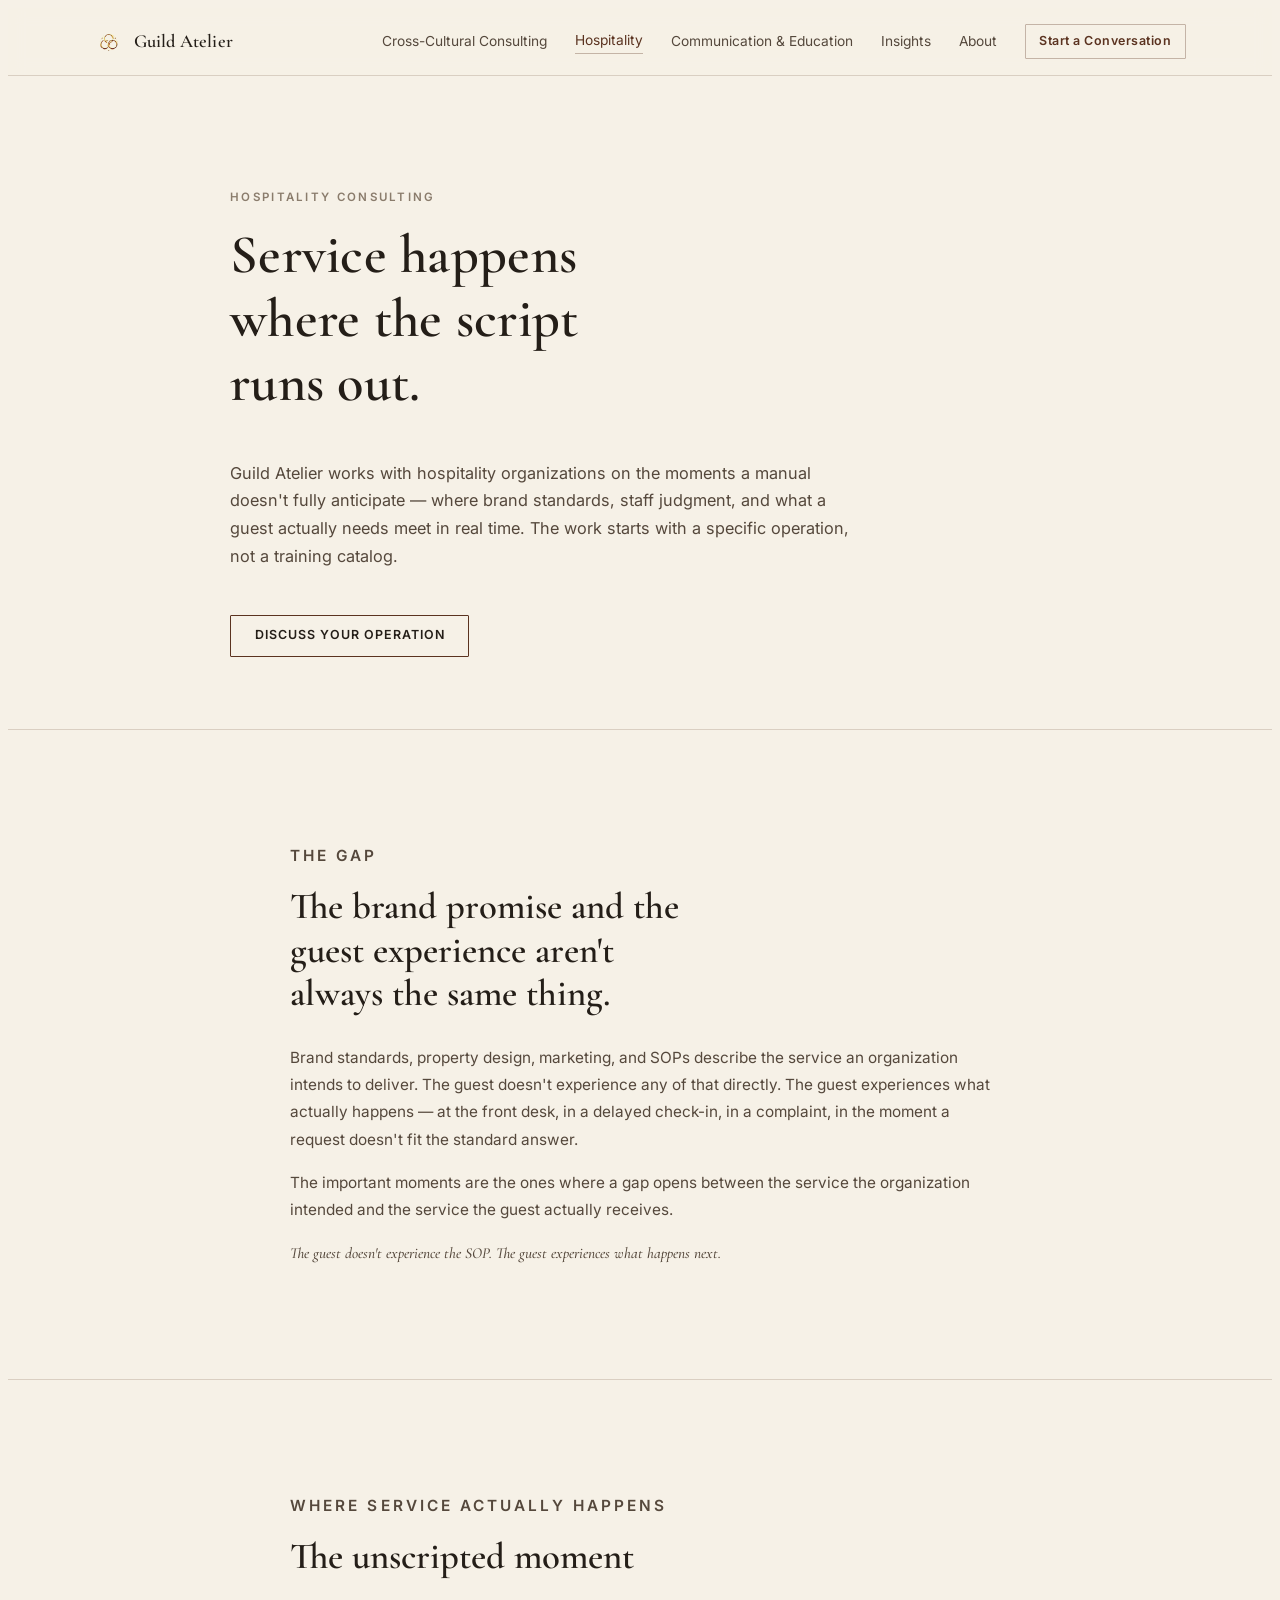
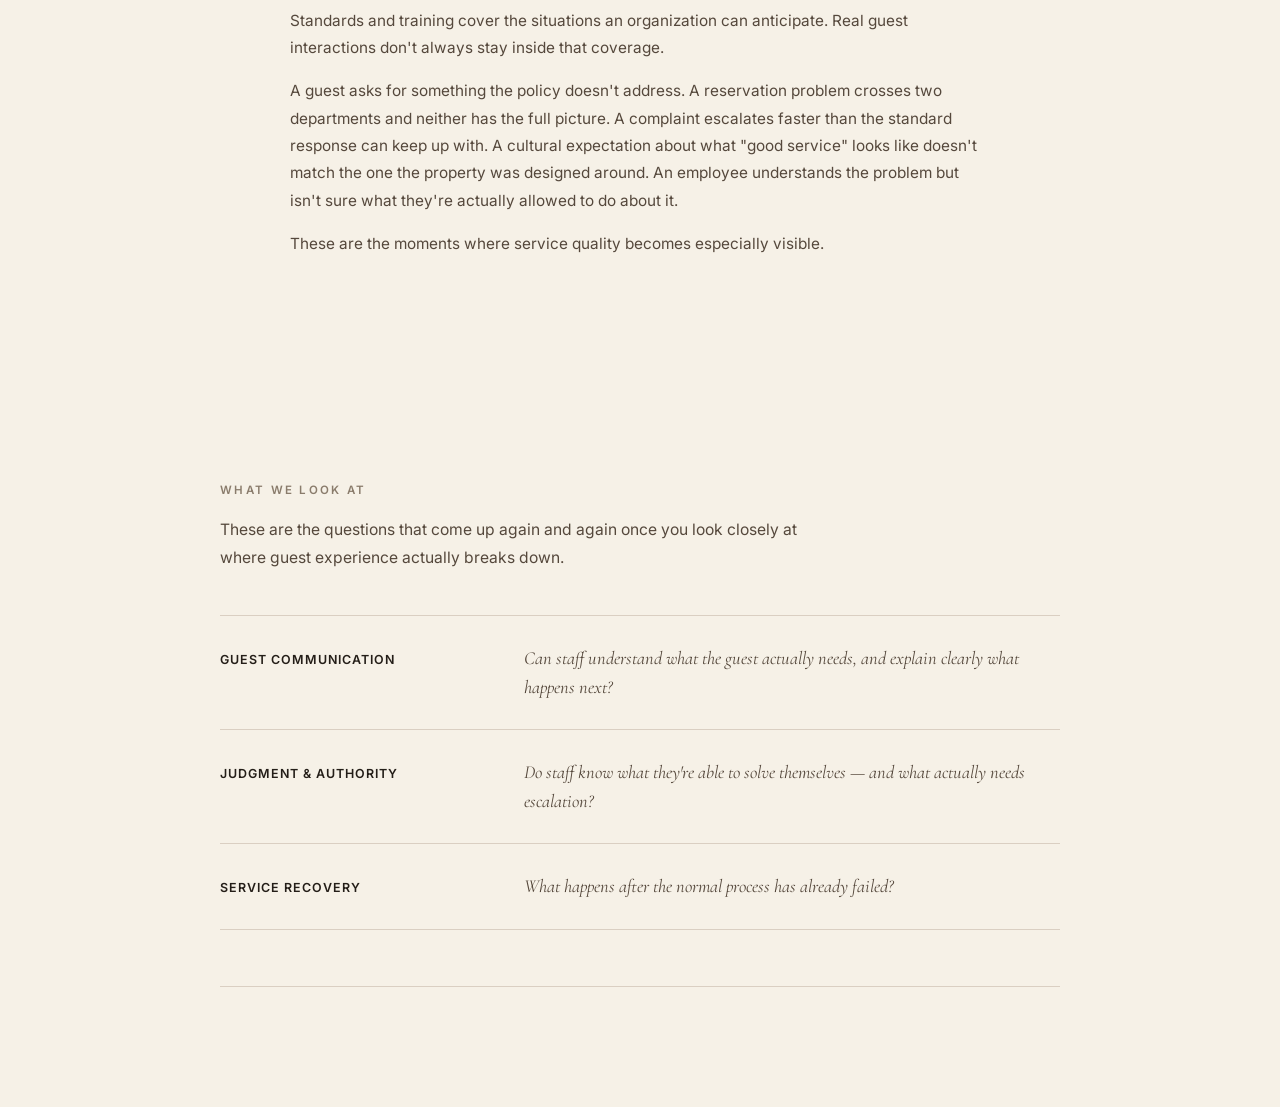
<file: hospitality/index.html>
<!DOCTYPE html>
<html lang="en">
<head>
<meta charset="UTF-8">
<meta name="viewport" content="width=device-width, initial-scale=1.0">
<title>Hospitality Consulting | Guild Atelier</title>
<meta name="description" content="Guild Atelier helps hospitality organizations close the gap between brand standards and the guest experience — through communication, service recovery, and cross-cultural guest experience work.">
  <link rel="icon" type="image/x-icon" href="/favicon.ico"> <link rel="icon" type="image/png" sizes="32x32" href="/images/favicon-32x32.png"> <link rel="icon" type="image/png" sizes="16x16" href="/images/favicon-16x16.png"> <link rel="apple-touch-icon" href="/apple-touch-icon.png">

<link rel="preconnect" href="https://fonts.googleapis.com">
<link rel="preconnect" href="https://fonts.gstatic.com" crossorigin>
<link href="https://fonts.googleapis.com/css2?family=Cormorant+Garamond:ital,wght@0,400;0,500;0,600;1,500;1,600&family=Inter:wght@400;500;600&display=swap" rel="stylesheet">

<link rel="stylesheet" href="../css/homepage.css">
<link rel="stylesheet" href="hospitality.css">
</head>
<body class="ga-page">

<header class="ga-header">
  <div class="ga-header-inner">
    <a href="../" class="ga-brand">
      <img src="../images/guild-rings-mark.png" alt="Guild Atelier" class="ga-mark">
      <span class="ga-brand-name">Guild Atelier</span>
    </a>
    <nav class="ga-nav">
      <div class="ga-nav-links">
        <a href="../cross-cultural-executive-consulting/">Cross-Cultural Consulting</a>
        <a href="./" class="ga-nav-current" aria-current="page">Hospitality</a>
        <a href="../communication-education/">Communication &amp; Education</a>
        <a href="../notes/">Insights</a>
        <a href="../about/">About</a>
      </div>
      <a href="#contact" class="ga-nav-cta">Start a Conversation</a>
      <button id="lang-toggle" class="ga-lang-toggle" aria-label="Switch language">
        <span class="ga-lang-option ga-lang-en">EN</span>
        <span class="ga-lang-divider">/</span>
        <span class="ga-lang-option ga-lang-vi">VI</span>
      </button>
      <button type="button" class="ga-menu-toggle" id="ga-menu-toggle" aria-expanded="false" aria-controls="ga-mobile-nav" aria-label="Open menu">
        <span></span><span></span><span></span>
      </button>
    </nav>
  </div>
  <div id="ga-mobile-nav" class="ga-mobile-nav" hidden>
    <a href="../cross-cultural-executive-consulting/">Cross-Cultural Consulting</a>
    <a href="./" class="ga-nav-current" aria-current="page">Hospitality</a>
    <a href="../communication-education/">Communication &amp; Education</a>
    <a href="../notes/">Insights</a>
    <a href="../about/">About</a>
    <a href="#contact" class="ga-btn">Start a Conversation</a>
  </div>
</header>

<main>

  <!-- 1. HERO -->
  <section class="ga-hero ga-page-hero" id="top">
    <div class="ga-hero-inner ga-page-hero-inner">
      <p class="ga-eyebrow">Hospitality Consulting</p>
      <h1 class="ga-hero-title ga-page-hero-title">Service happens where the script runs out.</h1>
      <div class="ga-hero-body ga-page-hero-body">
        <p>Guild Atelier works with hospitality organizations on the moments a manual doesn't fully anticipate — where brand standards, staff judgment, and what a guest actually needs meet in real time. The work starts with a specific operation, not a training catalog.</p>
      </div>
      <div class="ga-hero-ctas ga-page-hero-ctas">
        <a href="#contact" class="ga-btn">Discuss Your Operation</a>
      </div>
    </div>
  </section>

  <!-- 2. THE GAP -->
  <section class="ga-reframe" id="the-gap">
    <div class="ga-reframe-inner">
      <p class="ga-eyebrow">The Gap</p>
      <h2>The brand promise and the guest experience aren't always the same thing.</h2>
      <p>Brand standards, property design, marketing, and SOPs describe the service an organization intends to deliver. The guest doesn't experience any of that directly. The guest experiences what actually happens — at the front desk, in a delayed check-in, in a complaint, in the moment a request doesn't fit the standard answer.</p>
      <p>The important moments are the ones where a gap opens between the service the organization intended and the service the guest actually receives.</p>
      <p class="ga-pull">The guest doesn't experience the SOP. The guest experiences what happens next.</p>
    </div>
  </section>

  <!-- 3. WHERE SERVICE ACTUALLY HAPPENS -->
  <section class="ga-reframe" id="unscripted-moment">
    <div class="ga-reframe-inner">
      <p class="ga-eyebrow">Where Service Actually Happens</p>
      <h2>The unscripted moment</h2>
      <p>Standards and training cover the situations an organization can anticipate. Real guest interactions don't always stay inside that coverage.</p>
      <p>A guest asks for something the policy doesn't address. A reservation problem crosses two departments and neither has the full picture. A complaint escalates faster than the standard response can keep up with. A cultural expectation about what "good service" looks like doesn't match the one the property was designed around. An employee understands the problem but isn't sure what they're actually allowed to do about it.</p>
      <p>These are the moments where service quality becomes especially visible.</p>
    </div>
  </section>

  <!-- 4. WHAT WE LOOK AT -->
  <section class="ga-examine" id="what-we-look-at">
    <div class="ga-examine-inner">
      <p class="ga-eyebrow">What We Look At</p>
      <p class="ga-examine-intro">These are the questions that come up again and again once you look closely at where guest experience actually breaks down.</p>
      <div class="ga-examine-list">
        <div class="ga-examine-item">
          <p class="ga-examine-label">Guest Communication</p>
          <p class="ga-examine-q">Can staff understand what the guest actually needs, and explain clearly what happens next?</p>
        </div>
        <div class="ga-examine-item">
          <p class="ga-examine-label">Judgment &amp; Authority</p>
          <p class="ga-examine-q">Do staff know what they're able to solve themselves — and what actually needs escalation?</p>
        </div>
        <div class="ga-examine-item">
          <p class="ga-examine-label">Service Recovery</p>
          <p class="ga-examine-q">What happens after the normal process has already failed?</p>
        </div>
        <div class="ga-examine-item">
          <p
</file>
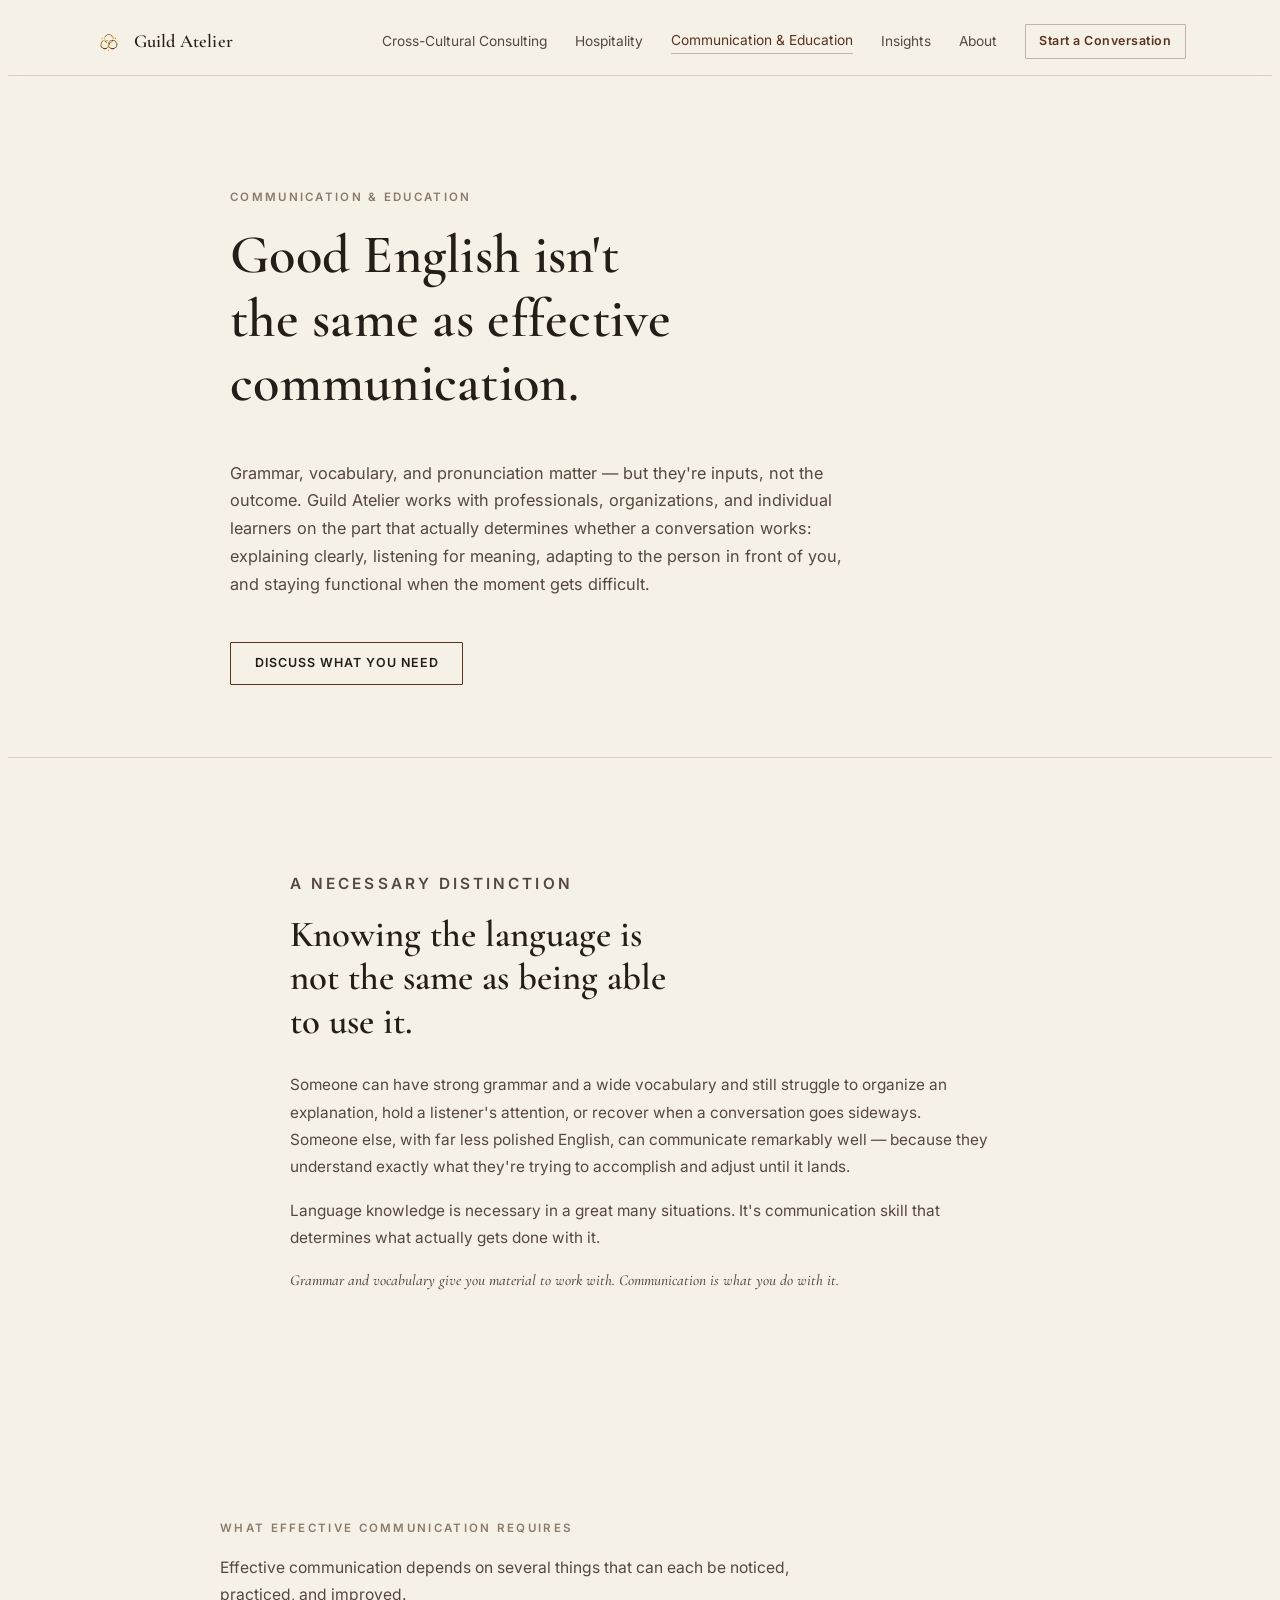
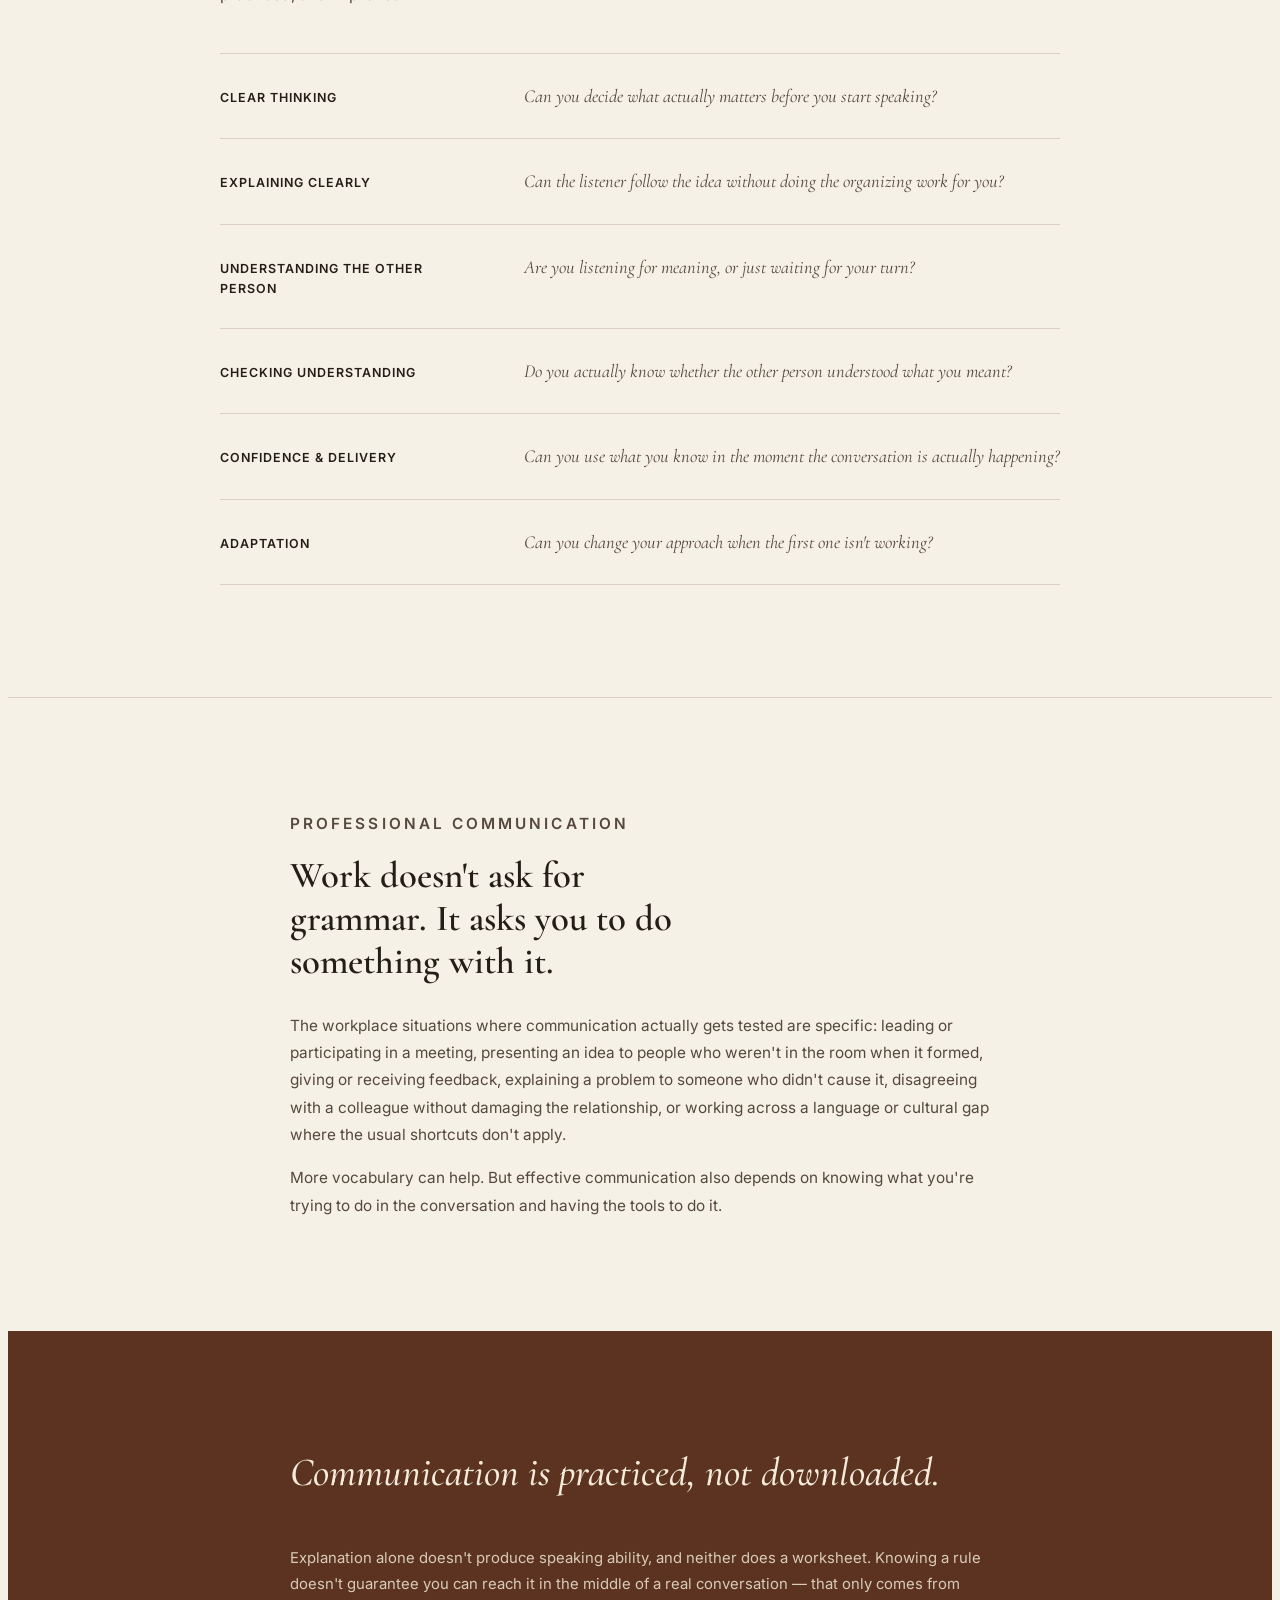
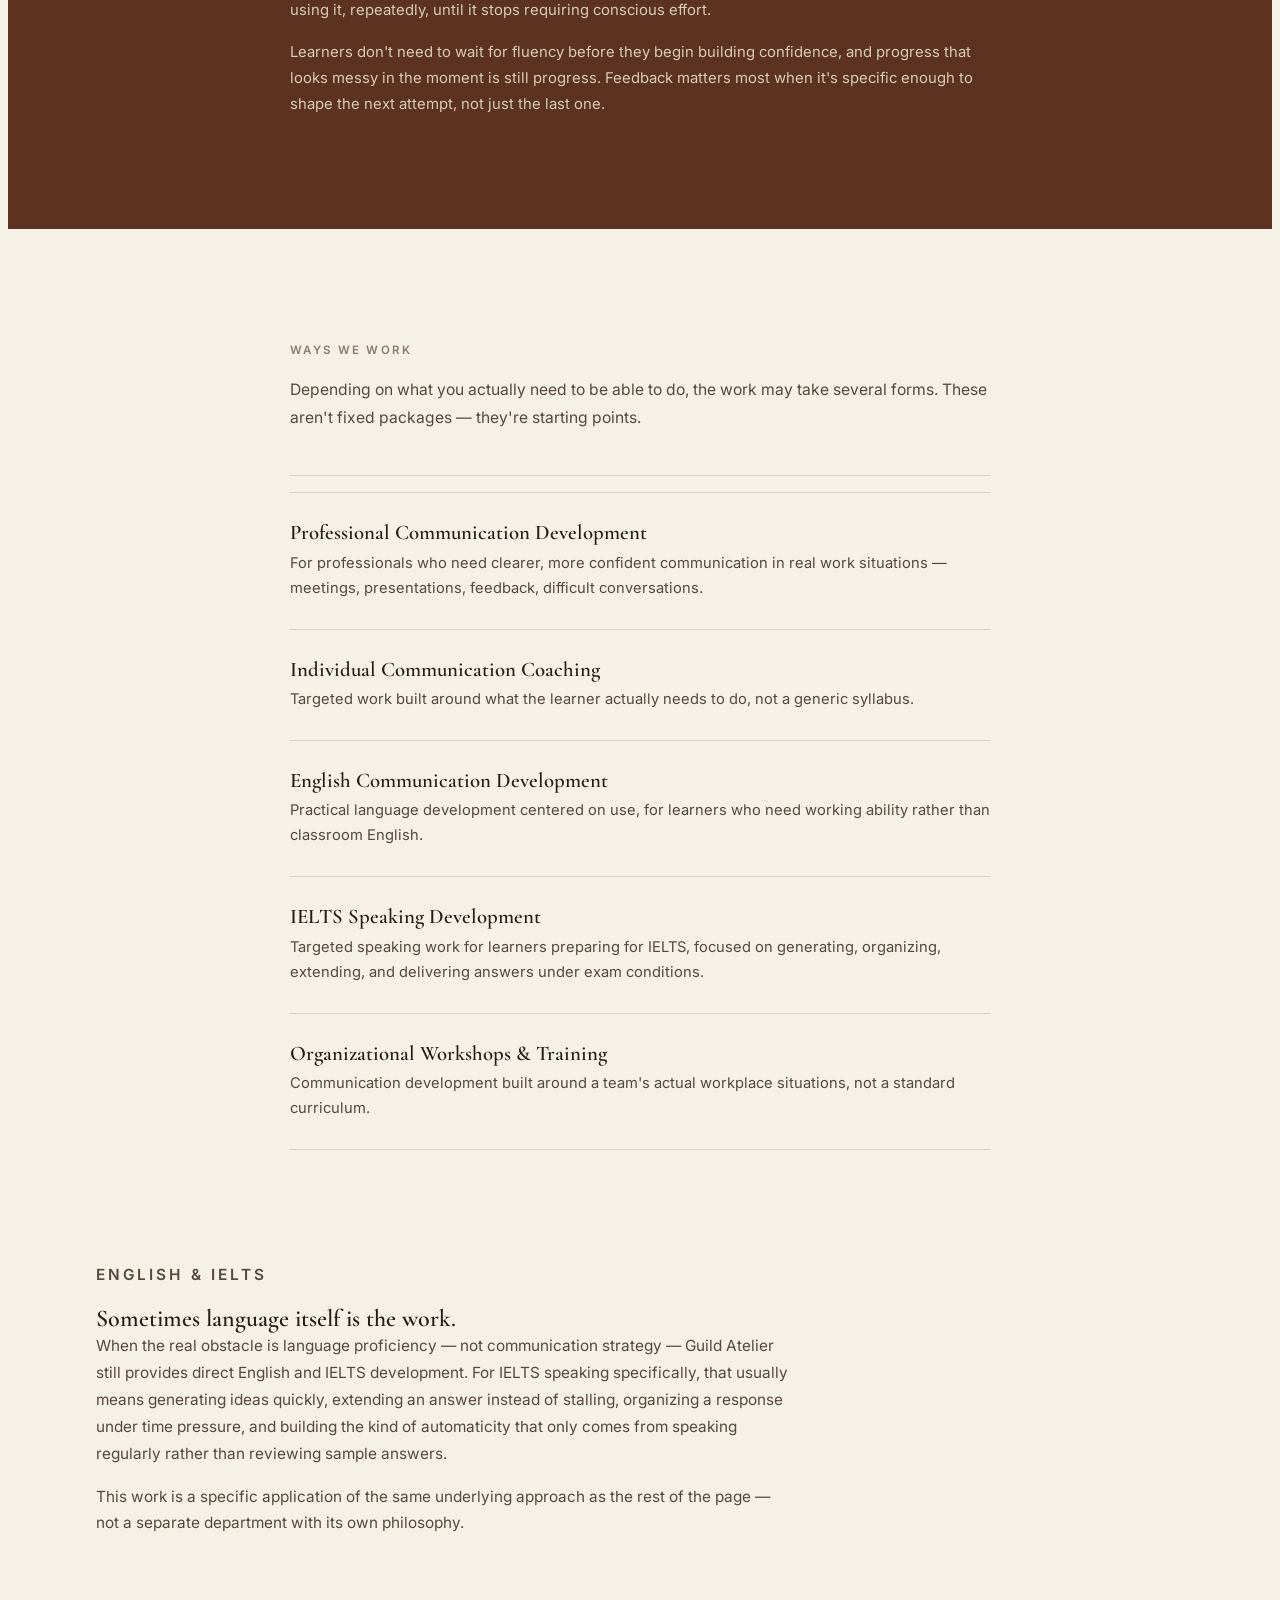
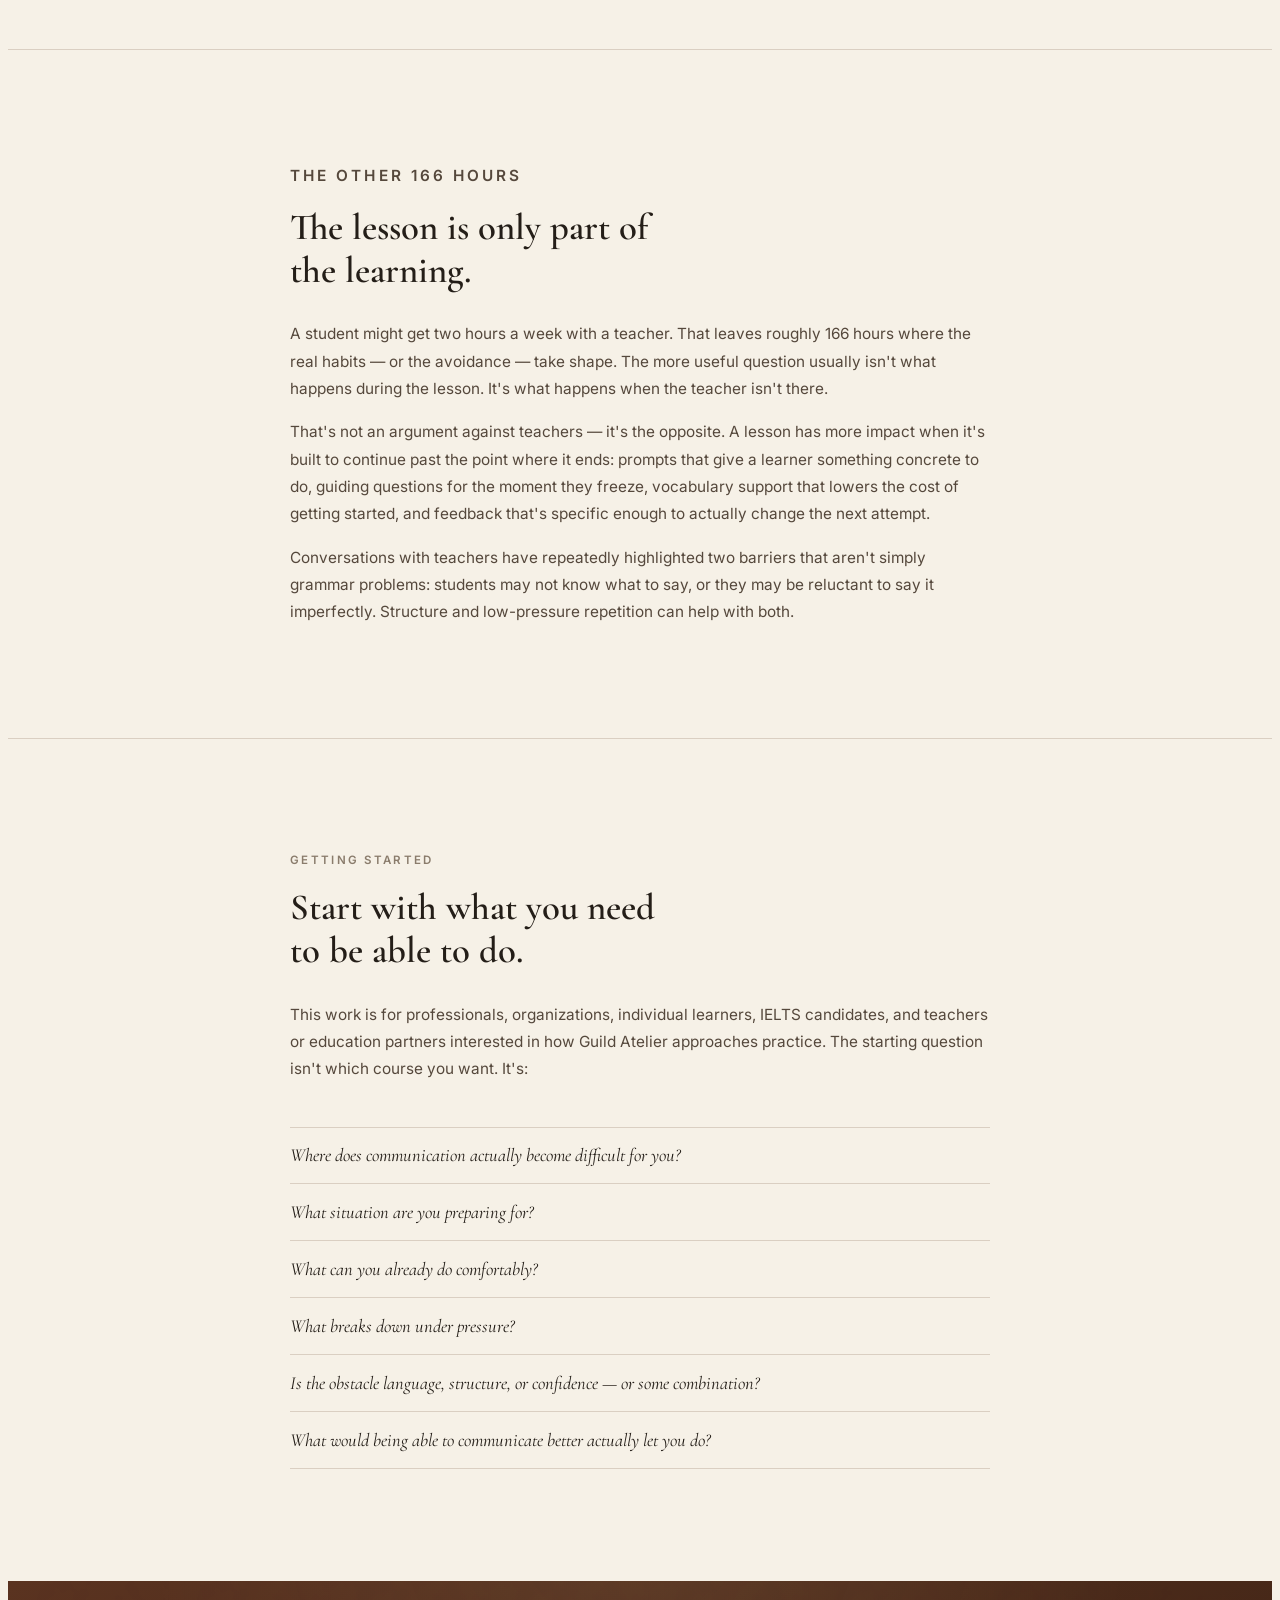
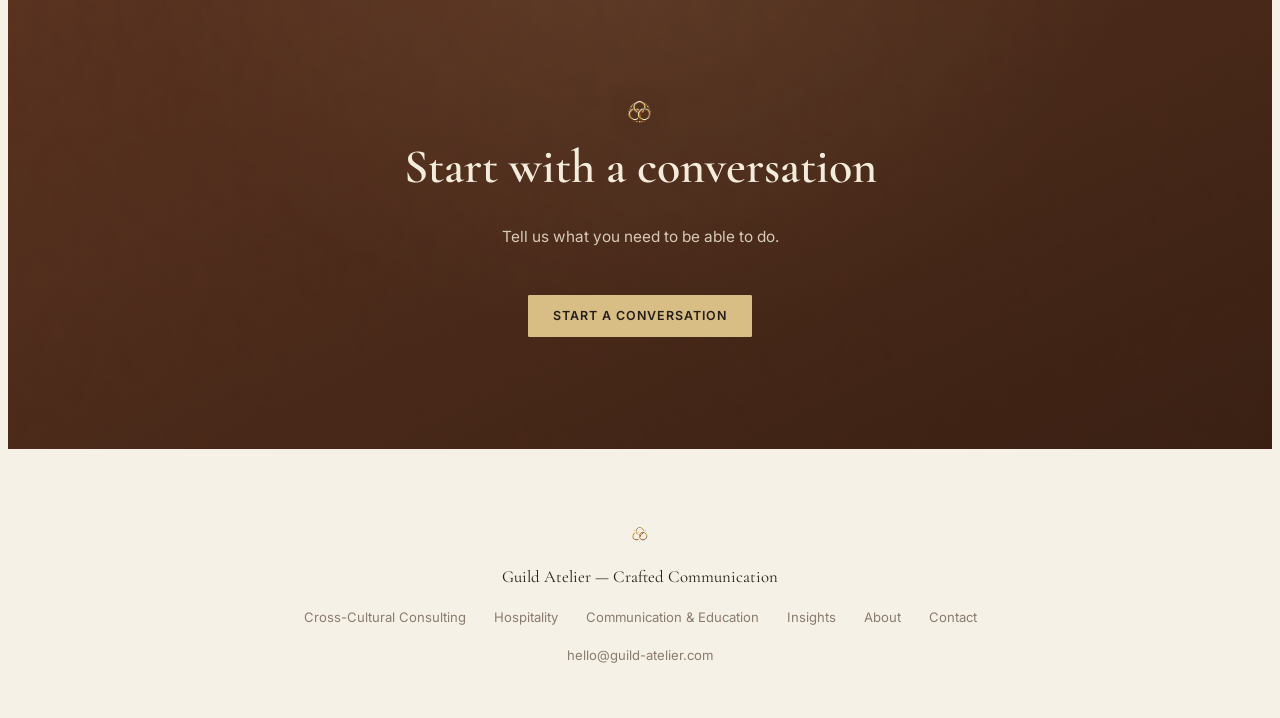
<file: ielts-coach/index.html>
<!DOCTYPE html>
<html lang="en">
<head>
<meta charset="UTF-8">
<meta name="viewport" content="width=device-width, initial-scale=1.0">
<title>Communication & Education | Guild Atelier</title>
<meta http-equiv="refresh" content="0; url=../communication-education/">
<link rel="canonical" href="https://guild-atelier.com/communication-education/">
<meta name="robots" content="noindex">
<script>window.location.replace("../communication-education/");</script>
</head>
<body>
<!--
  This page has moved. IELTS-Coach is no longer marketed as a
  standalone public product — its underlying approach is now part
  of the Communication & Education page at /communication-education/.
  The IELTS-Coach application itself (Netlify app, payment flow,
  source code) is untouched by this change; only this public
  landing-page route now redirects. GitHub Pages has no
  server-side redirect config, so a static meta-refresh + JS
  redirect is the standard approach here.
-->
<p>This page has moved. <a href="../communication-education/">Continue to Communication &amp; Education →</a></p>
</body>
</html>
</file>
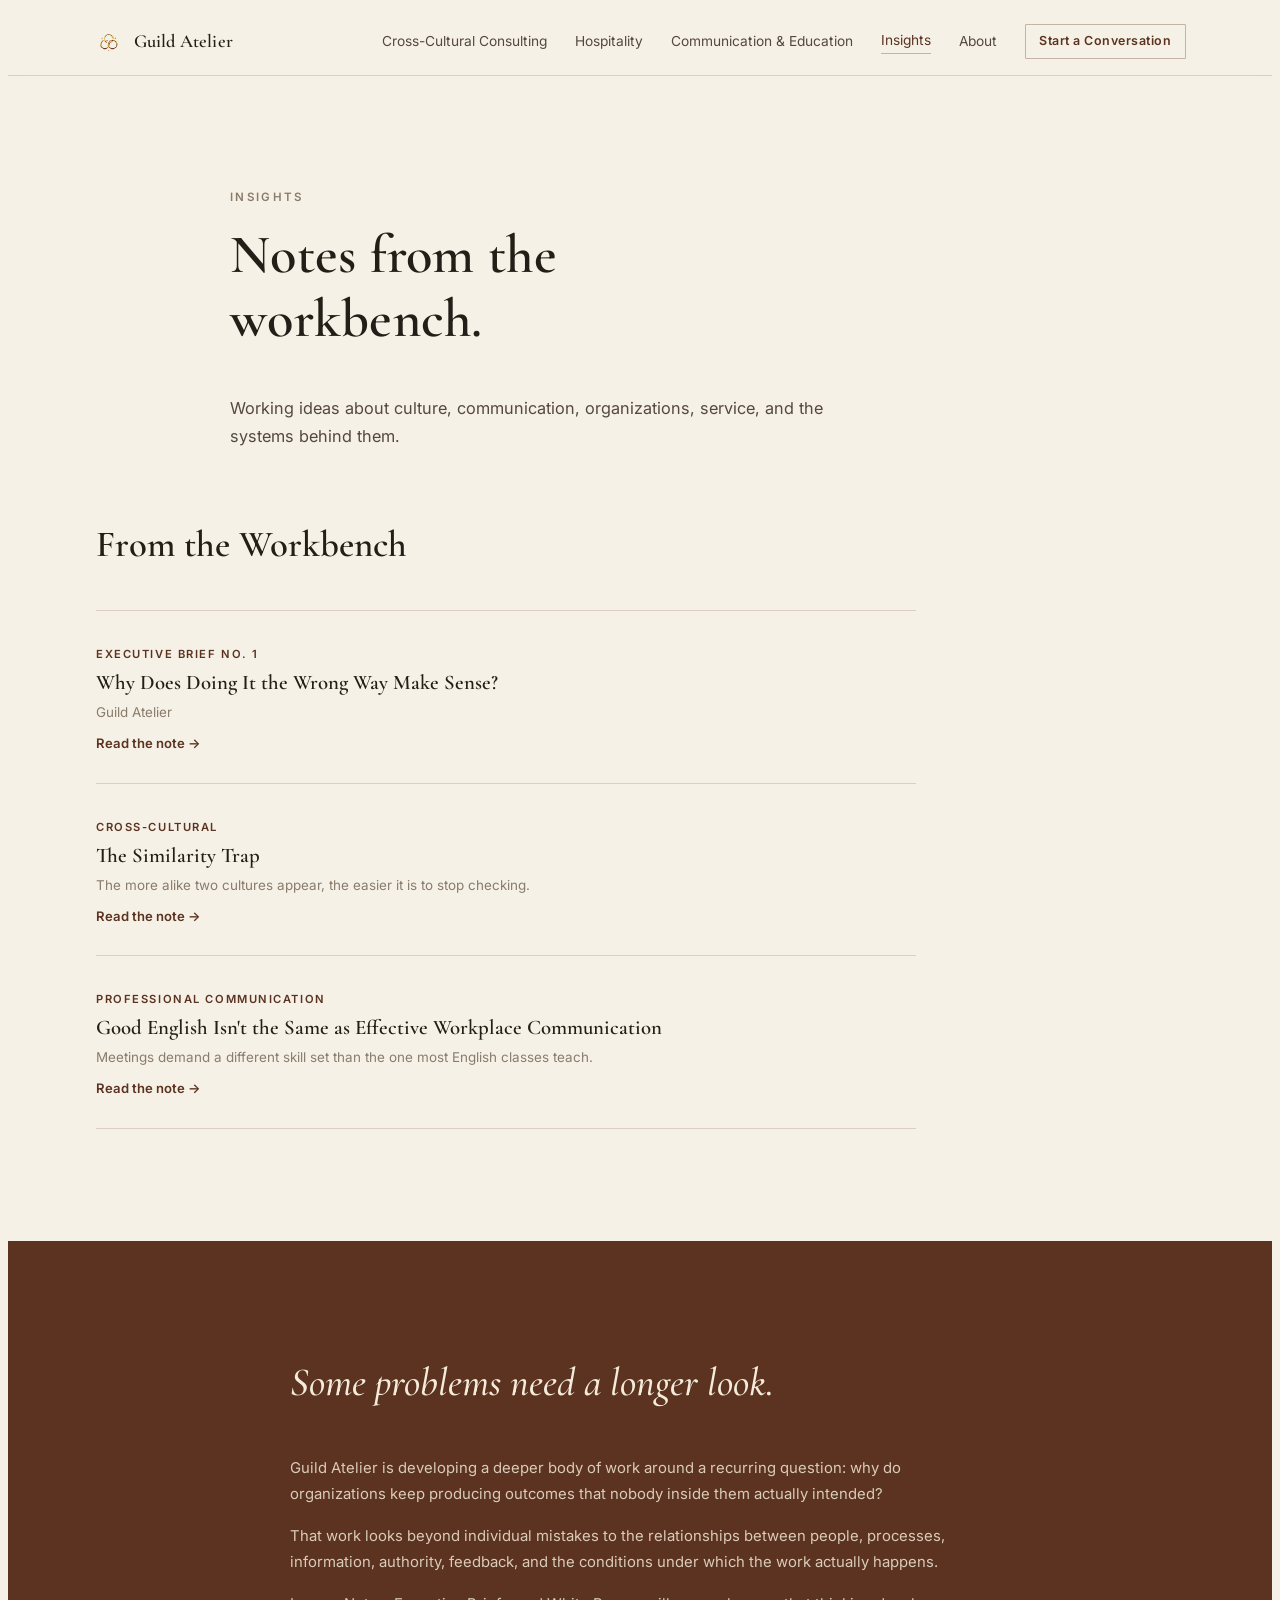
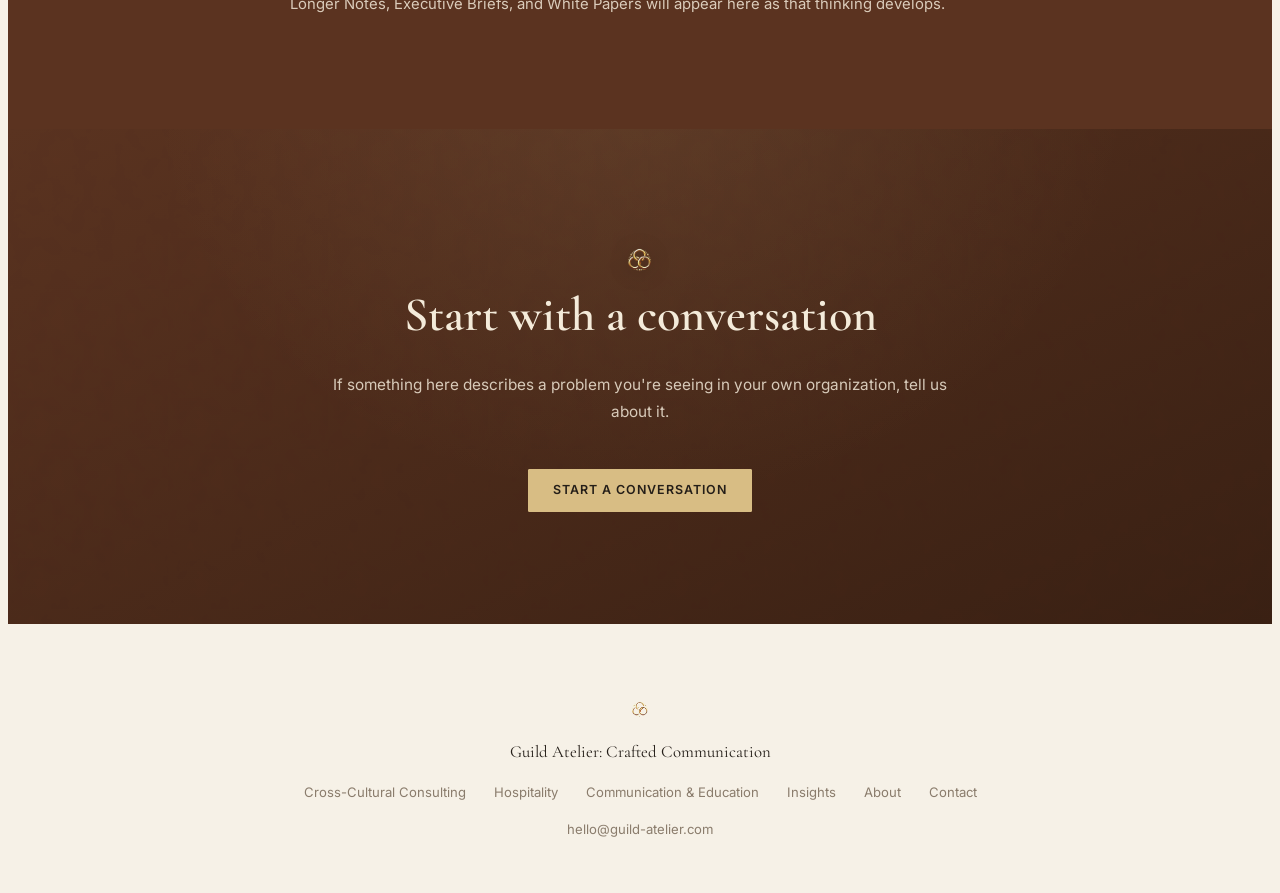
<file: notes/index.html>
<!DOCTYPE html>
<html lang="en">
<head>
<meta charset="UTF-8">
<meta name="viewport" content="width=device-width, initial-scale=1.0">
<title>Insights | Guild Atelier</title>
<meta name="description" content="Working ideas from Guild Atelier on culture, communication, organizations, service, and the systems behind them.">

<link rel="icon" type="image/x-icon" href="/favicon.ico">
<link rel="icon" type="image/png" sizes="32x32" href="/images/favicon-32x32.png">
<link rel="icon" type="image/png" sizes="16x16" href="/images/favicon-16x16.png">
<link rel="apple-touch-icon" href="/apple-touch-icon.png">

<link rel="preconnect" href="https://fonts.googleapis.com">
<link rel="preconnect" href="https://fonts.gstatic.com" crossorigin>
<link href="https://fonts.googleapis.com/css2?family=Cormorant+Garamond:ital,wght@0,400;0,500;0,600;1,500;1,600&family=Inter:wght@400;500;600&display=swap" rel="stylesheet">

<link rel="stylesheet" href="../css/homepage.css">
<link rel="stylesheet" href="notes.css">
<link rel="alternate" type="application/rss+xml" title="Insights | Guild Atelier" href="feed.xml">
</head>
<body class="ga-page">

<header class="ga-header">
  <div class="ga-header-inner">
    <a href="../" class="ga-brand">
      <img src="../images/guild-rings-mark.png" alt="Guild Atelier" class="ga-mark">
      <span class="ga-brand-name">Guild Atelier</span>
    </a>
    <nav class="ga-nav">
      <div class="ga-nav-links">
        <a href="../cross-cultural-executive-consulting/">Cross-Cultural Consulting</a>
        <a href="../hospitality/">Hospitality</a>
        <a href="../communication-education/">Communication &amp; Education</a>
        <a href="./" class="ga-nav-current" aria-current="page">Insights</a>
        <a href="../#background">About</a>
      </div>
      <a href="../#contact" class="ga-nav-cta">Start a Conversation</a>
      <button id="lang-toggle" class="ga-lang-toggle" aria-label="Switch language">
        <span class="ga-lang-option ga-lang-en">EN</span>
        <span class="ga-lang-divider">/</span>
        <span class="ga-lang-option ga-lang-vi">VI</span>
      </button>
      <button type="button" class="ga-menu-toggle" id="ga-menu-toggle" aria-expanded="false" aria-controls="ga-mobile-nav" aria-label="Open menu">
        <span></span><span></span><span></span>
      </button>
    </nav>
  </div>
  <div id="ga-mobile-nav" class="ga-mobile-nav" hidden>
    <a href="../cross-cultural-executive-consulting/">Cross-Cultural Consulting</a>
    <a href="../hospitality/">Hospitality</a>
    <a href="../communication-education/">Communication &amp; Education</a>
    <a href="./" class="ga-nav-current" aria-current="page">Insights</a>
    <a href="../#background">About</a>
    <a href="../#contact" class="ga-btn">Start a Conversation</a>
  </div>
</header>

<main>

  <!-- 1. HERO -->
  <section class="ga-hero ga-page-hero" id="top">
    <div class="ga-hero-inner ga-page-hero-inner">
      <p class="ga-eyebrow">Insights</p>
      <h1 class="ga-hero-title ga-page-hero-title">Notes from the workbench.</h1>
      <div class="ga-hero-body ga-page-hero-body">
        <p>Working ideas about culture, communication, organizations, service, and the systems behind them.</p>
      </div>
    </div>
  </section>

  <!-- 2. FROM THE WORKBENCH -->
  <section class="ga-insights ga-workbench" id="workbench">
    <div class="ga-container">
      <div class="ga-insights-inner ga-workbench-inner">
        <h2>From the Workbench</h2>
        <div class="ga-insights-list">
      <a href="why-does-doing-it-the-wrong-way-make-sense/" class="ga-insight-row">
        <span class="ga-insight-tag">Executive Brief No. 1</span>
        <h4>Why Does Doing It the Wrong Way Make Sense?</h4>
        <span class="ga-insight-desc">Guild Atelier</span>
        <span class="ga-insight-more">Read the note &rarr;</span>
      </a>
      <a href="the-similarity-trap/" class="ga-insight-row">
        <span class="ga-insight-tag">Cross-Cultural</span>
        <h4>The Similarity Trap</h4>
        <span class="ga-insight-desc">The more alike two cultures appear, the easier it is to stop checking.</span>
        <span class="ga-insight-more">Read the note &rarr;</span>
      </a>
      <a href="good-english-vs-effective-workplace-communication/" class="ga-insight-row">
        <span class="ga-insight-tag">Professional Communication</span>
        <h4>Good English Isn&#x27;t the Same as Effective Workplace Communication</h4>
        <span class="ga-insight-desc">Meetings demand a different skill set than the one most English classes teach.</span>
        <span class="ga-insight-more">Read the note &rarr;</span>
      </a>
        </div>
      </div>
    </div>
  </section>

  <!-- 3. DEEPER WORK -->
  <section class="ga-trap" id="deeper-work">
    <div class="ga-trap-inner">
      <p class="ga-trap-quote">Some problems need a longer look.</p>
      <div class="ga-trap-body">
        <p>Guild Atelier is developing a deeper body of work around a recurring question: why do organizations keep producing outcomes that nobody inside them actually intended?</p>
        <p>That work looks beyond individual mistakes to the relationships between people, processes, information, authority, feedback, and the conditions under which the work actually happens.</p>
        <p>Longer Notes, Executive Briefs, and White Papers will appear here as that thinking develops.</p>
      </div>
    </div>
  </section>

  <!-- 4. CLOSING CTA -->
  <section class="ga-closing" id="contact">
    <div class="ga-closing-inner">
      <img src="../images/guild-rings-mark.png" alt="" class="ga-mark" aria-hidden="true">
      <h2>Start with a conversation</h2>
      <p>If something here describes a problem you're seeing in your own organization, tell us about it.</p>
      <a href="mailto:hello@guild-atelier.com" class="ga-btn ga-btn--solid">Start a Conversation</a>
    </div>
  </section>

</main>

<footer class="ga-footer">
  <img src="../images/guild-rings-mark.png" alt="Guild Atelier" class="ga-mark">
  <p class="ga-footer-tagline">Guild Atelier: Crafted Communication</p>
  <nav class="ga-footer-nav">
    <a href="../cross-cultural-executive-consulting/">Cross-Cultural Consulting</a>
    <a href="../hospitality/">Hospitality</a>
    <a href="../communication-education/">Communication &amp; Education</a>
    <a href="./">Insights</a>
    <a href="../#background">About</a>
    <a href="#contact">Contact</a>
  </nav>
  <p class="ga-footer-email"><a href="mailto:hello@guild-atelier.com">hello@guild-atelier.com</a></p>
</footer>

<script src="../js/lang-toggle.js"></script>
<script>
(function () {
  var toggle = document.getElementById('ga-menu-toggle');
  var panel = document.getElementById('ga-mobile-nav');
  if (!toggle || !panel) return;

  function closeMenu() {
    panel.hidden = true;
    toggle.setAttribute('aria-expanded', 'false');
  }
  function openMenu() {
    panel.hidden = false;
    toggle.setAttribute('aria-expanded', 'true');
  }

  toggle.addEventListener('click', function () {
    var isOpen = toggle.getAttribute('aria-expanded') === 'true';
    if (isOpen) { closeMenu(); } else { openMenu(); }
  });

  panel.addEventListener('click', function (e) {
    if (e.target.tagName === 'A') closeMenu();
  });

  document.addEventListener('keydown', function (e) {
    if (e.key === 'Escape') closeMenu();
  });
})();
</script>
</body>
</html>
</file>
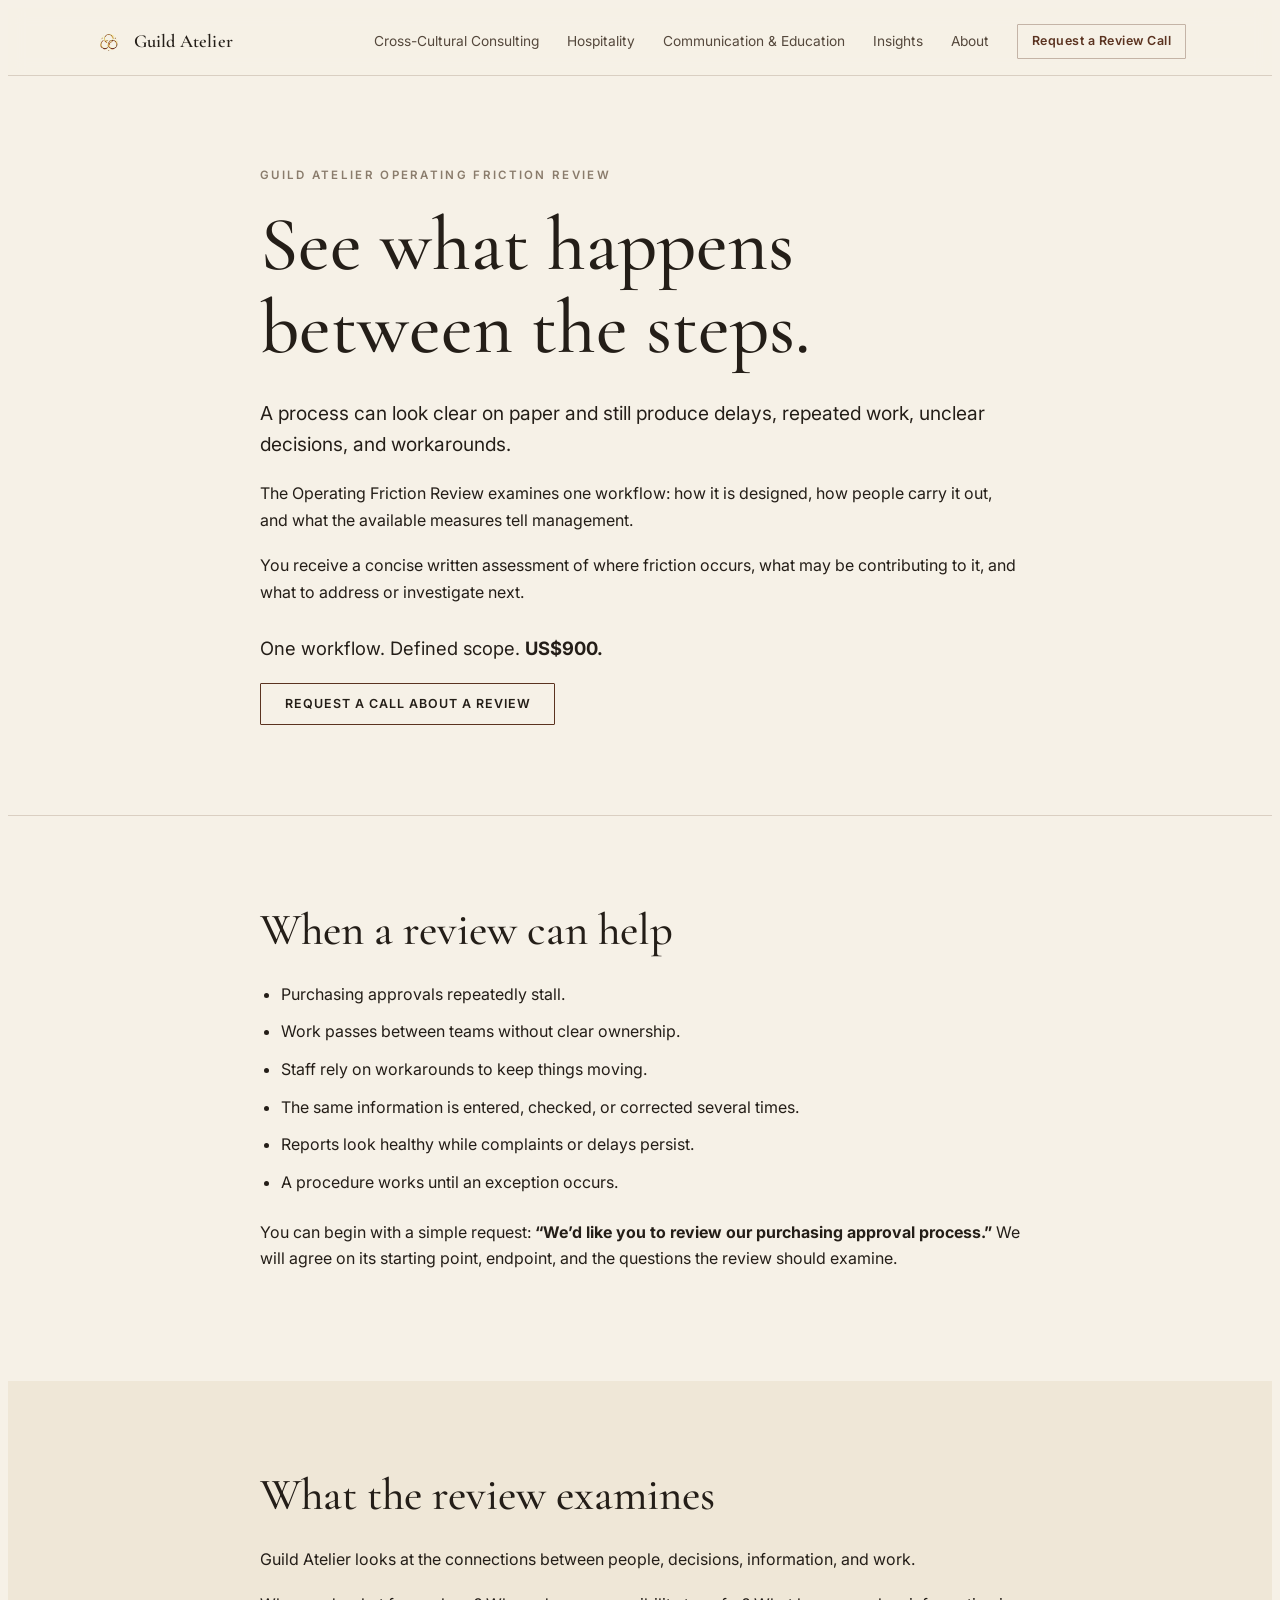
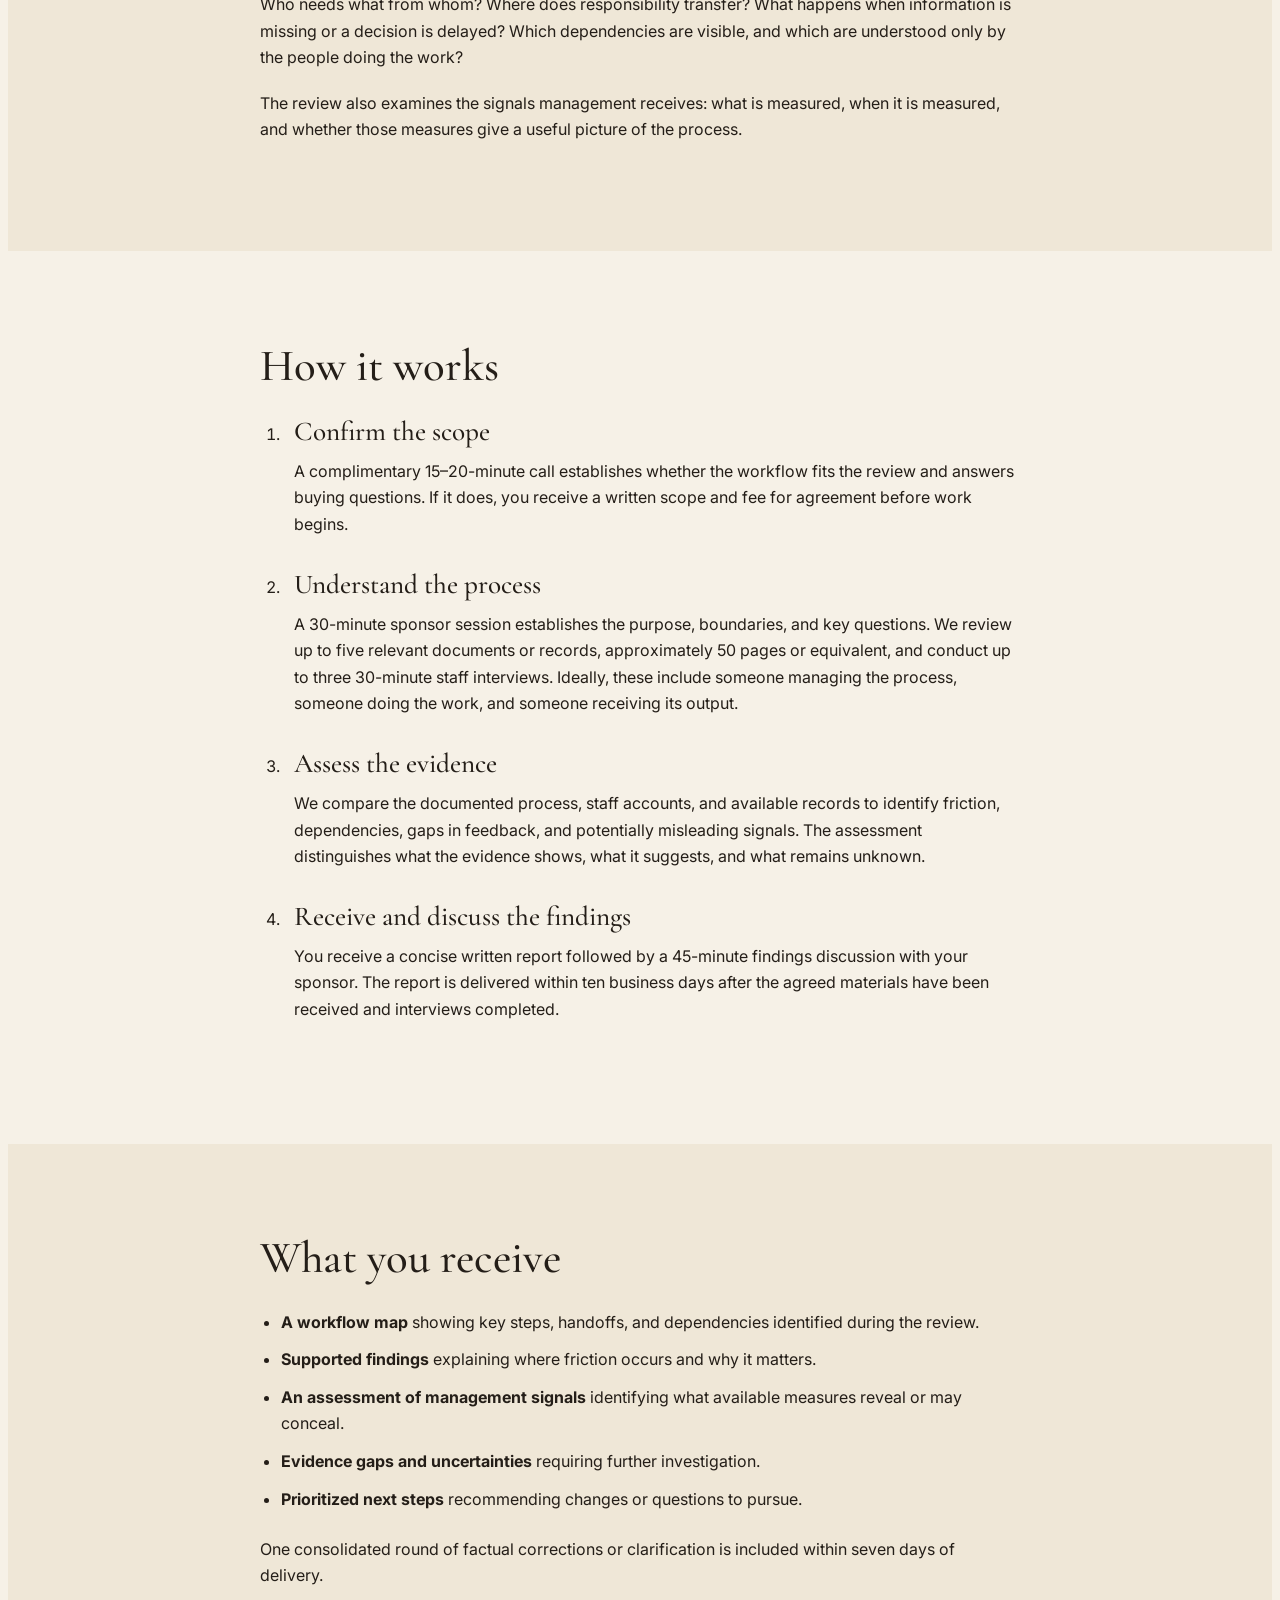
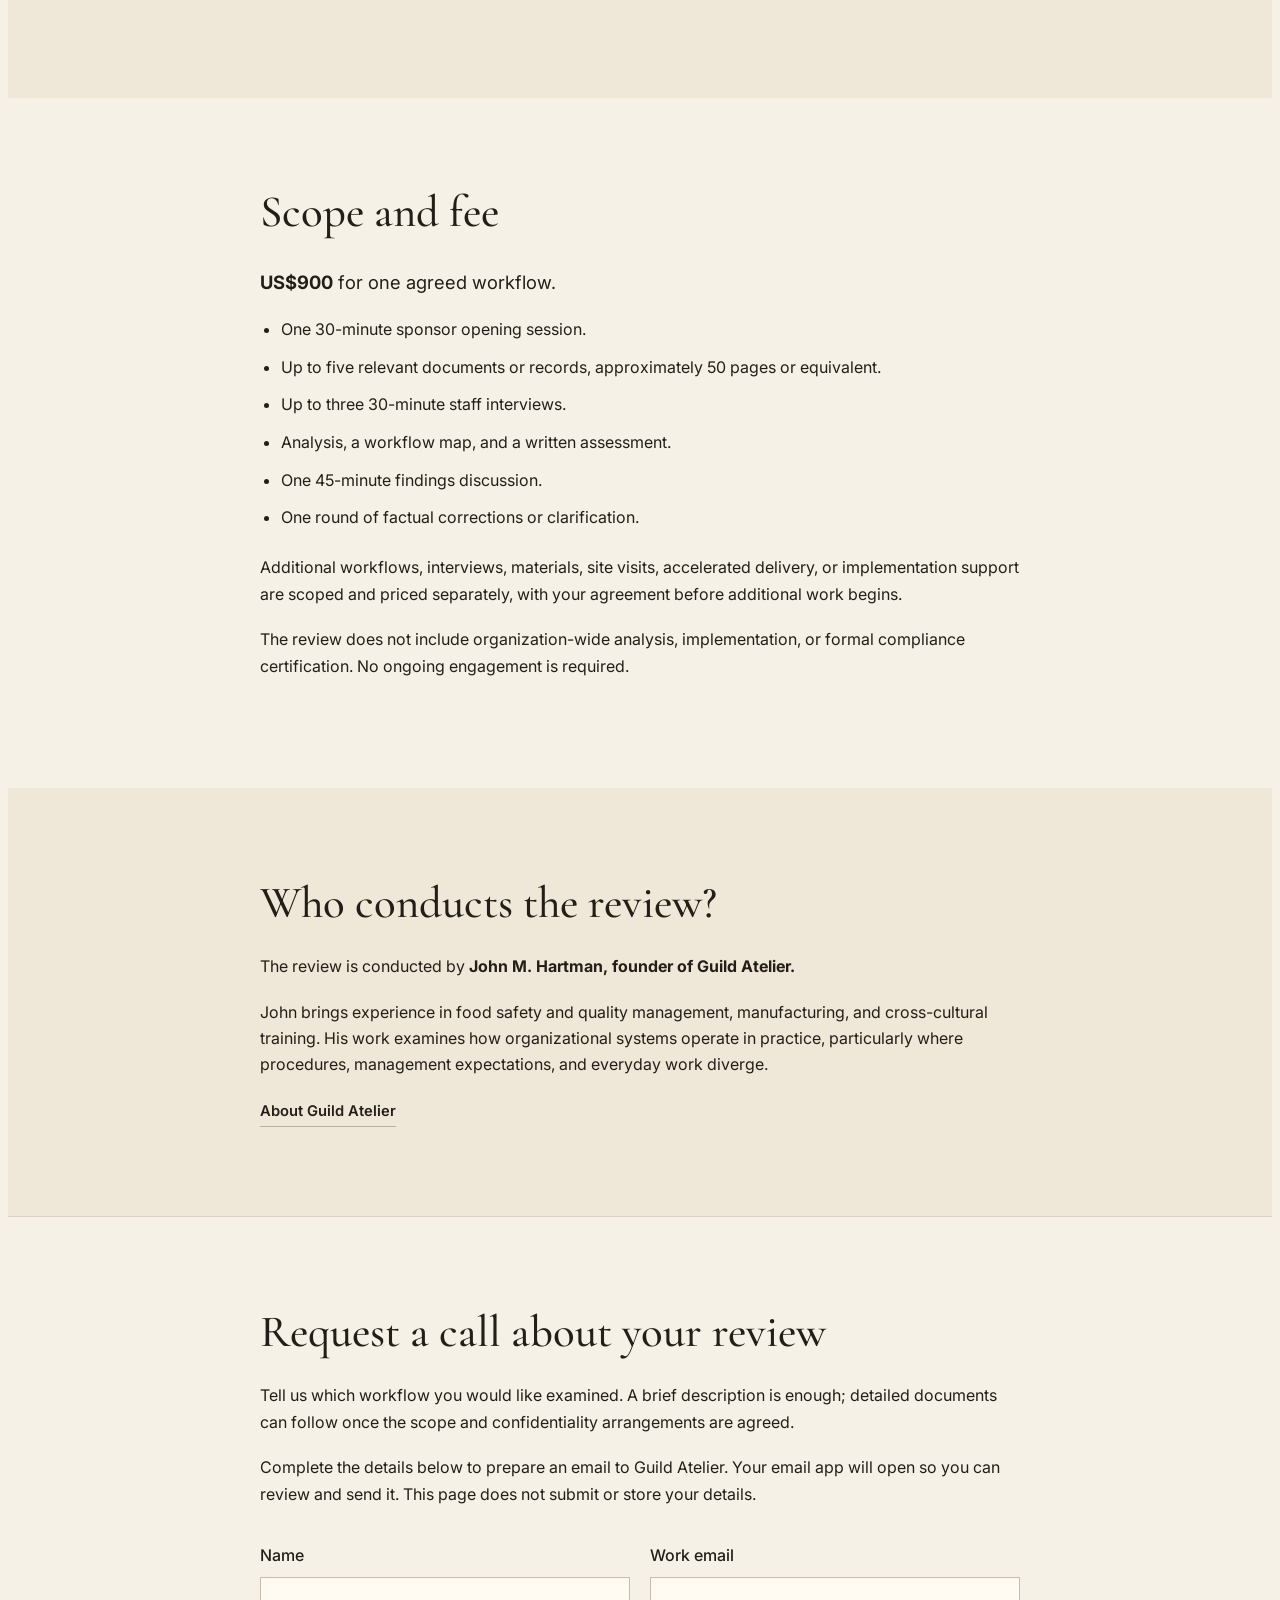
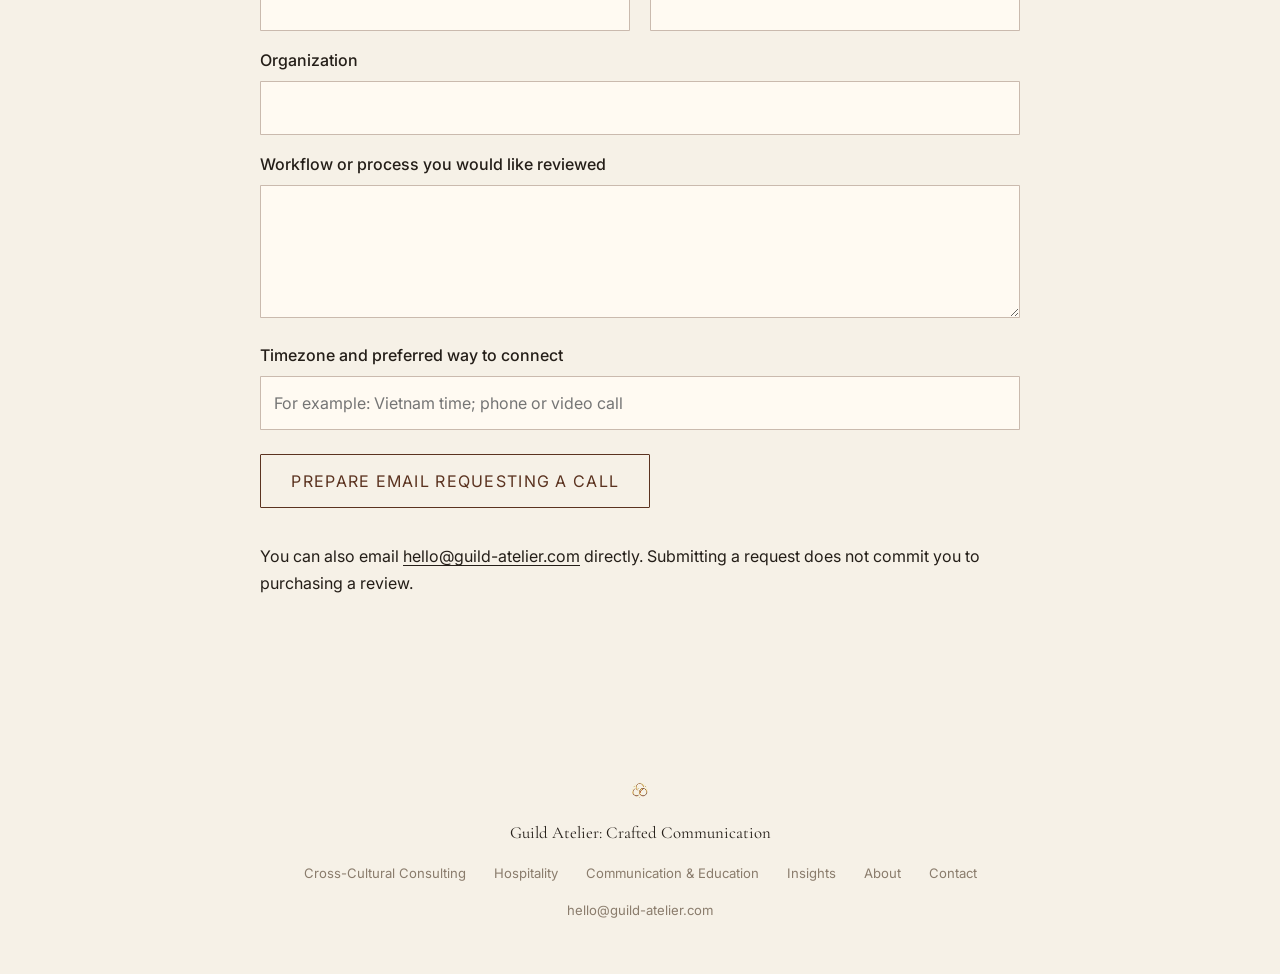
<file: operating-friction-review/index.html>
<!DOCTYPE html>
<html lang="en">
<head>
<meta charset="UTF-8">
<meta name="viewport" content="width=device-width, initial-scale=1.0">
<title>Operating Friction Review | Guild Atelier</title>
<meta name="description" content="A focused review of one workflow. Receive a workflow map, supported findings and prioritized next steps. Fixed scope, US$900. Request a call with Guild Atelier.">
<link rel="canonical" href="https://guild-atelier.com/operating-friction-review/">
<link rel="icon" href="/favicon.ico">
<link rel="preconnect" href="https://fonts.googleapis.com">
<link rel="preconnect" href="https://fonts.gstatic.com" crossorigin>
<link href="https://fonts.googleapis.com/css2?family=Cormorant+Garamond:ital,wght@0,400;0,500;0,600;1,500;1,600&family=Inter:wght@400;500;600&display=swap" rel="stylesheet">
<link rel="stylesheet" href="../css/homepage.css">
<link rel="stylesheet" href="review.css">
</head>
<body class="ga-page">
<a class="ofr-skip" href="#main">Skip to content</a>
<header class="ga-header">
  <div class="ga-header-inner">
    <a href="../" class="ga-brand">
      <img src="../images/guild-rings-mark.png" alt="Guild Atelier" class="ga-mark">
      <span class="ga-brand-name">Guild Atelier</span>
    </a>
    <nav class="ga-nav">
      <div class="ga-nav-links">
        <a href="../cross-cultural-executive-consulting/">Cross-Cultural Consulting</a>
        <a href="../hospitality/">Hospitality</a>
        <a href="../communication-education/">Communication &amp; Education</a>
        <a href="../notes/">Insights</a>
        <a href="../about/">About</a>
      </div>
      <a href="#contact" class="ga-nav-cta">Request a Review Call</a>
      <button type="button" class="ga-menu-toggle" id="ga-menu-toggle" aria-expanded="false" aria-controls="ga-mobile-nav" aria-label="Open menu">
        <span></span><span></span><span></span>
      </button>
    </nav>
  </div>
  <div id="ga-mobile-nav" class="ga-mobile-nav" hidden>
    <a href="../cross-cultural-executive-consulting/">Cross-Cultural Consulting</a>
    <a href="../hospitality/">Hospitality</a>
    <a href="../communication-education/">Communication &amp; Education</a>
    <a href="../notes/">Insights</a>
    <a href="../about/">About</a>
    <a href="#contact" class="ga-btn">Request a Review Call</a>
  </div>
</header>
<main id="main">
<section class="ofr-hero">
<div class="ofr-wrap">
<p class="ga-eyebrow">Guild Atelier Operating Friction Review</p>
<h1>See what happens<br>between the steps.</h1>
<p class="ofr-lede">A process can look clear on paper and still produce delays, repeated work, unclear decisions, and workarounds.</p>
<p>The Operating Friction Review examines one workflow: how it is designed, how people carry it out, and what the available measures tell management.</p>
<p>You receive a concise written assessment of where friction occurs, what may be contributing to it, and what to address or investigate next.</p>
<p class="ofr-price">One workflow. Defined scope. <strong>US$900.</strong></p>
<a href="#contact" class="ga-btn">Request a call about a review</a>
</div>
</section>
<section class="ofr-section"><div class="ofr-wrap">
<h2>When a review can help</h2>
<ul class="ofr-list">
<li>Purchasing approvals repeatedly stall.</li><li>Work passes between teams without clear ownership.</li><li>Staff rely on workarounds to keep things moving.</li><li>The same information is entered, checked, or corrected several times.</li><li>Reports look healthy while complaints or delays persist.</li><li>A procedure works until an exception occurs.</li>
</ul>
<p>You can begin with a simple request: <strong>“We’d like you to review our purchasing approval process.”</strong> We will agree on its starting point, endpoint, and the questions the review should examine.</p>
</div></section>
<section class="ofr-section ofr-tint"><div class="ofr-wrap">
<h2>What the review examines</h2>
<p>Guild Atelier looks at the connections between people, decisions, information, and work.</p>
<p>Who needs what from whom? Where does responsibility transfer? What happens when information is missing or a decision is delayed? Which dependencies are visible, and which are understood only by the people doing the work?</p>
<p>The review also examines the signals management receives: what is measured, when it is measured, and whether those measures give a useful picture of the process.</p>
</div></section>
<section class="ofr-section"><div class="ofr-wrap">
<h2>How it works</h2>
<ol class="ofr-steps">
<li><h3>Confirm the scope</h3><p>A complimentary 15–20-minute call establishes whether the workflow fits the review and answers buying questions. If it does, you receive a written scope and fee for agreement before work begins.</p></li>
<li><h3>Understand the process</h3><p>A 30-minute sponsor session establishes the purpose, boundaries, and key questions. We review up to five relevant documents or records, approximately 50 pages or equivalent, and conduct up to three 30-minute staff interviews. Ideally, these include someone managing the process, someone doing the work, and someone receiving its output.</p></li>
<li><h3>Assess the evidence</h3><p>We compare the documented process, staff accounts, and available records to identify friction, dependencies, gaps in feedback, and potentially misleading signals. The assessment distinguishes what the evidence shows, what it suggests, and what remains unknown.</p></li>
<li><h3>Receive and discuss the findings</h3><p>You receive a concise written report followed by a 45-minute findings discussion with your sponsor. The report is delivered within ten business days after the agreed materials have been received and interviews completed.</p></li>
</ol>
</div></section>
<section class="ofr-section ofr-tint"><div class="ofr-wrap">
<h2>What you receive</h2>
<ul class="ofr-list"><li><strong>A workflow map</strong> showing key steps, handoffs, and dependencies identified during the review.</li><li><strong>Supported findings</strong> explaining where friction occurs and why it matters.</li><li><strong>An assessment of management signals</strong> identifying what available measures reveal or may conceal.</li><li><strong>Evidence gaps and uncertainties</strong> requiring further investigation.</li><li><strong>Prioritized next steps</strong> recommending changes or questions to pursue.</li></ul>
<p>One consolidated round of factual corrections or clarification is included within seven days of delivery.</p>
</div></section>
<section class="ofr-section"><div class="ofr-wrap">
<h2>Scope and fee</h2>
<p class="ofr-price"><strong>US$900</strong> for one agreed workflow.</p>
<ul class="ofr-list"><li>One 30-minute sponsor opening session.</li><li>Up to five relevant documents or records, approximately 50 pages or equivalent.</li><li>Up to three 30-minute staff interviews.</li><li>Analysis, a workflow map, and a written assessment.</li><li>One 45-minute findings discussion.</li><li>One round of factual corrections or clarification.</li></ul>
<p>Additional workflows, interviews, materials, site visits, accelerated delivery, or implementation support are scoped and priced separately, with your agreement before additional work begins.</p>
<p>The review does not include organization-wide analysis, implementation, or formal compliance certification. No ongoing engagement is required.</p>
</div></section>
<section class="ofr-section ofr-tint"><div class="ofr-wrap">
<h2>Who conducts the review?</h2>
<p>The review is conducted by <strong>John M. Hartman, founder of Guild Atelier.</strong></p>
<p>John brings experience in food safety and quality management, manufacturing, and cross-cultural training. His work examines how organizational systems operate in practice, particularly where procedures, management expectations, and everyday work diverge.</p>
<a class="ga-link" href="../about/">About Guild Atelier</a>
</div></section>
<section class="ofr-section ofr-contact" id="contact"><div class="ofr-wrap">
<h2>Request a call about your review</h2>
<p>Tell us which workflow you would like examined. A brief description is enough; detailed documents can follow once the scope and confidentiality arrangements are agreed.</p>
<p>Complete the details below to prepare an email to Guild Atelier. Your email app will open so you can review and send it. This page does not submit or store your details.</p>
<form id="review-request">
<div class="ofr-fields"><div><label for="request-name">Name</label><input id="request-name" name="name" autocomplete="name" required maxlength="120"></div><div><label for="request-email">Work email</label><input id="request-email" name="email" type="email" autocomplete="email" required maxlength="254"></div></div>
<label for="request-company">Organization</label><input id="request-company" name="organization" autocomplete="organization" required maxlength="200">
<label for="request-workflow">Workflow or process you would like reviewed</label><textarea id="request-workflow" name="workflow" rows="4" required maxlength="2000"></textarea>
<label for="request-preference">Timezone and preferred way to connect</label><input id="request-preference" name="preference" placeholder="For example: Vietnam time; phone or video call" required maxlength="300">
<button class="ga-btn" type="submit">Prepare email requesting a call</button>
<p id="request-status" role="status" aria-live="polite"></p>
</form>
<p class="ofr-direct">You can also email <a href="mailto:hello@guild-atelier.com?subject=Operating%20Friction%20Review%20%E2%80%94%20call%20request">hello@guild-atelier.com</a> directly. Submitting a request does not commit you to purchasing a review.</p>
<noscript><p>The email preparation form requires JavaScript. Please use the email link above to request your call.</p></noscript>
</div></section>
</main>
<footer class="ga-footer">
  <img src="../images/guild-rings-mark.png" alt="Guild Atelier" class="ga-mark">
  <p class="ga-footer-tagline">Guild Atelier: Crafted Communication</p>
  <nav class="ga-footer-nav">
    <a href="../cross-cultural-executive-consulting/">Cross-Cultural Consulting</a>
    <a href="../hospitality/">Hospitality</a>
    <a href="../communication-education/">Communication &amp; Education</a>
    <a href="../notes/">Insights</a>
    <a href="../about/">About</a>
    <a href="#contact">Contact</a>
  </nav>
  <p class="ga-footer-email"><a href="mailto:hello@guild-atelier.com">hello@guild-atelier.com</a></p>
</footer>
<script>
(function () {
  var toggle = document.getElementById('ga-menu-toggle');
  var panel = document.getElementById('ga-mobile-nav');
  if (!toggle || !panel) return;

  function closeMenu() {
    panel.hidden = true;
    toggle.setAttribute('aria-expanded', 'false');
  }
  function openMenu() {
    panel.hidden = false;
    toggle.setAttribute('aria-expanded', 'true');
  }

  toggle.addEventListener('click', function () {
    var isOpen = toggle.getAttribute('aria-expanded') === 'true';
    if (isOpen) { closeMenu(); } else { openMenu(); }
  });

  panel.addEventListener('click', function (e) {
    if (e.target.tagName === 'A') closeMenu();
  });

  document.addEventListener('keydown', function (e) {
    if (e.key === 'Escape') closeMenu();
  });
})();
</script>
<script src="request.js"></script>
</body>
</html>
</file>
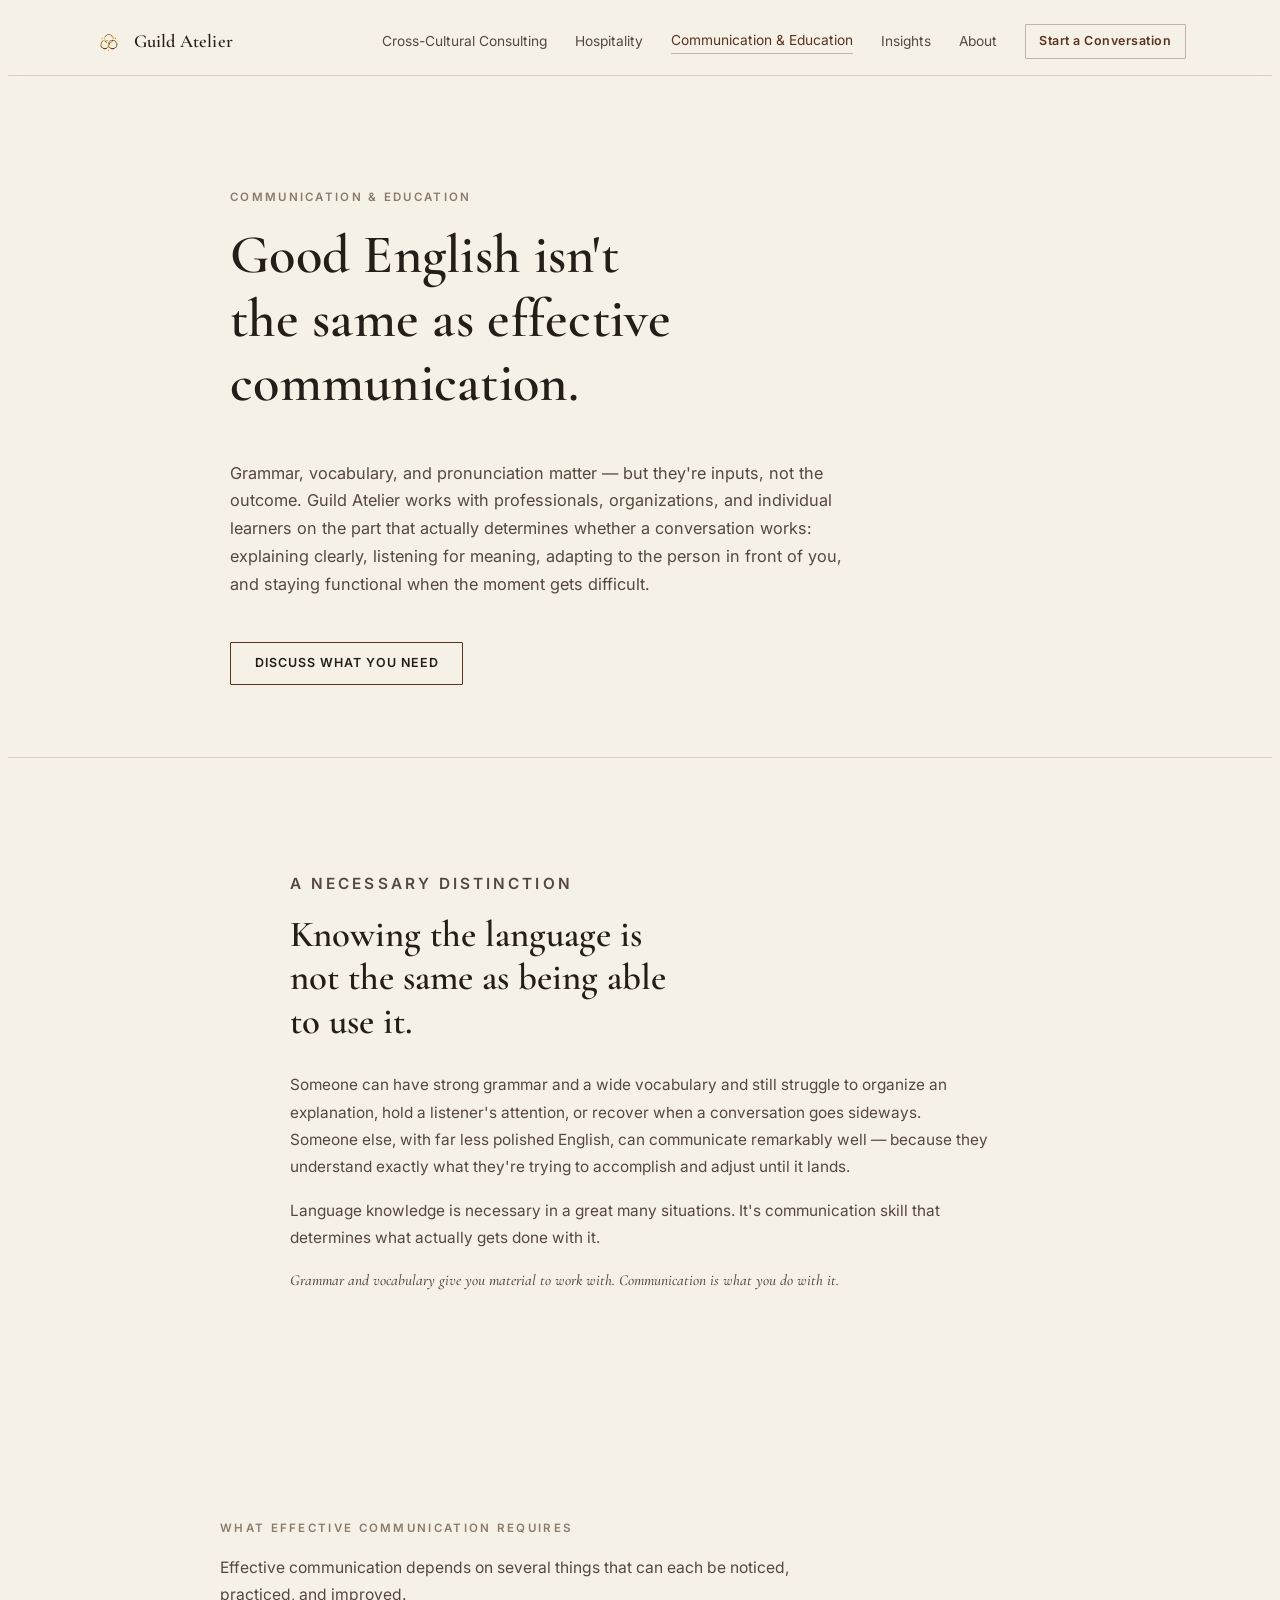
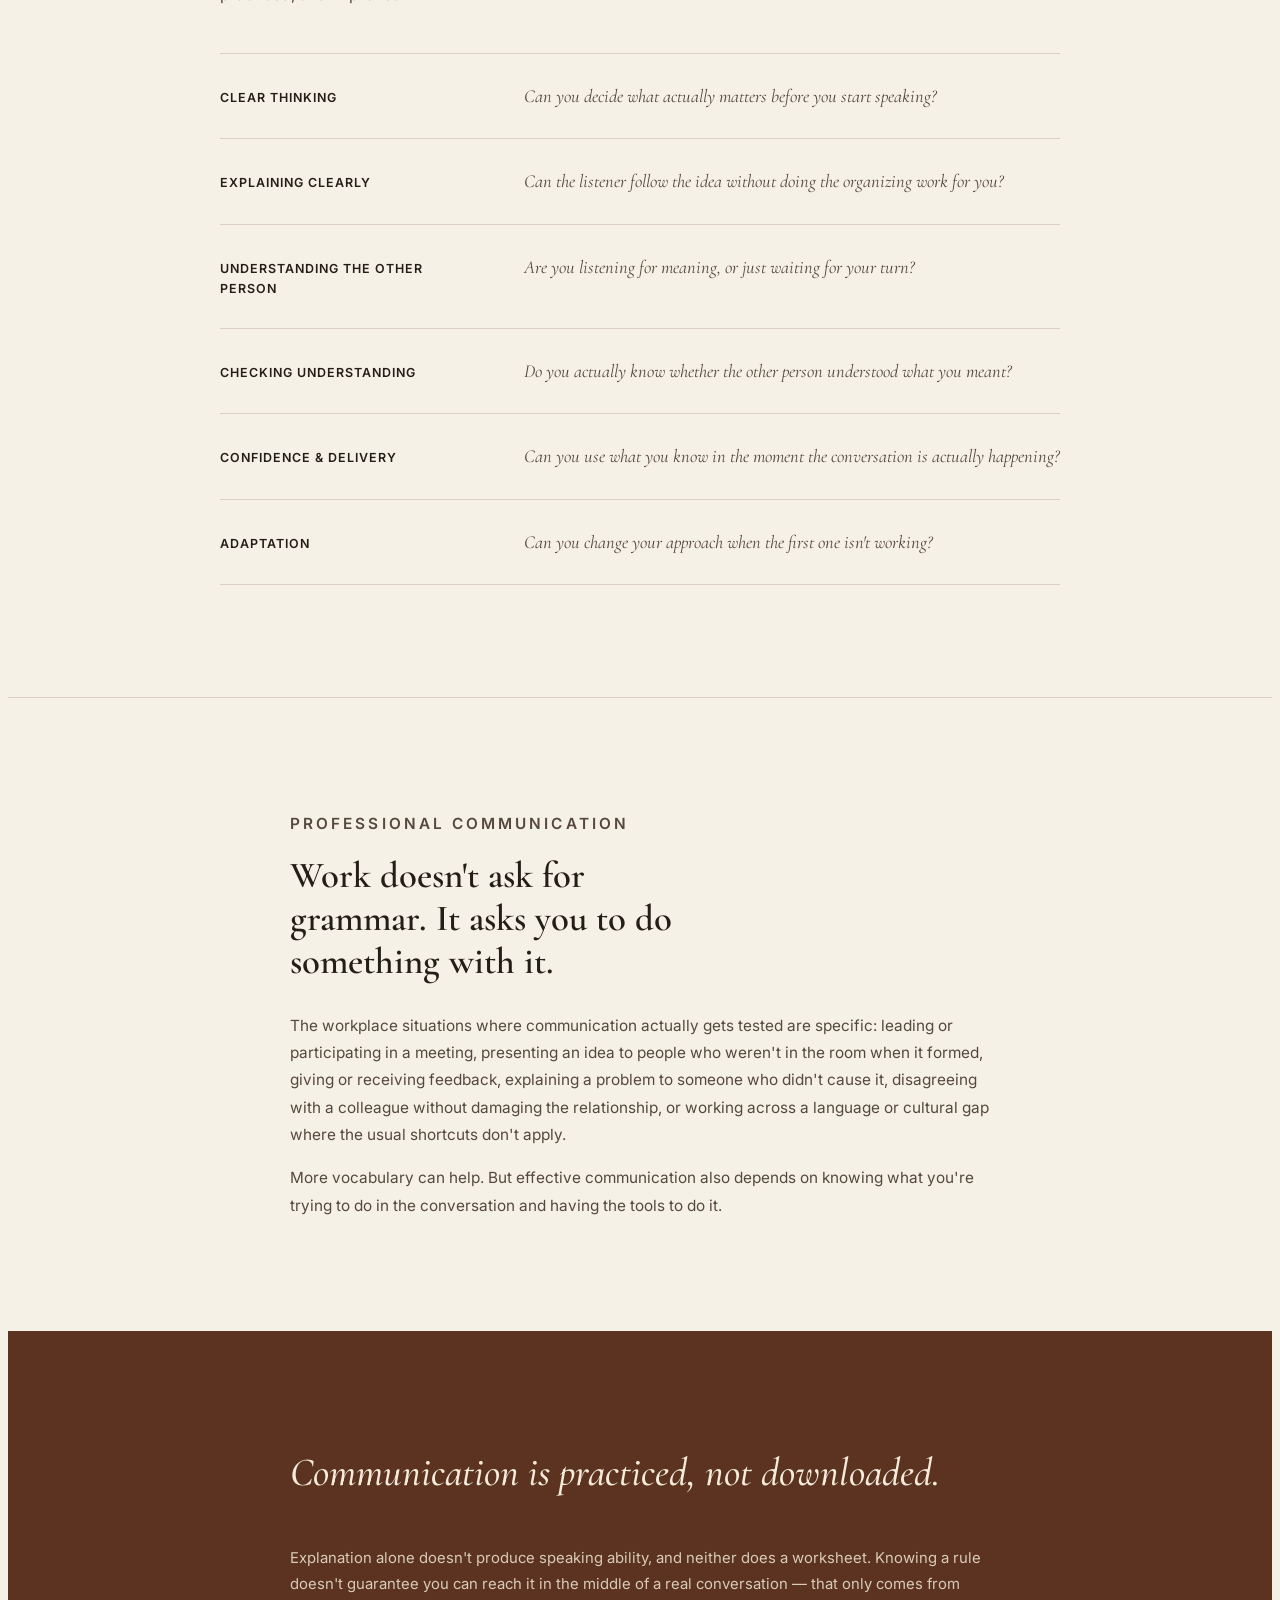
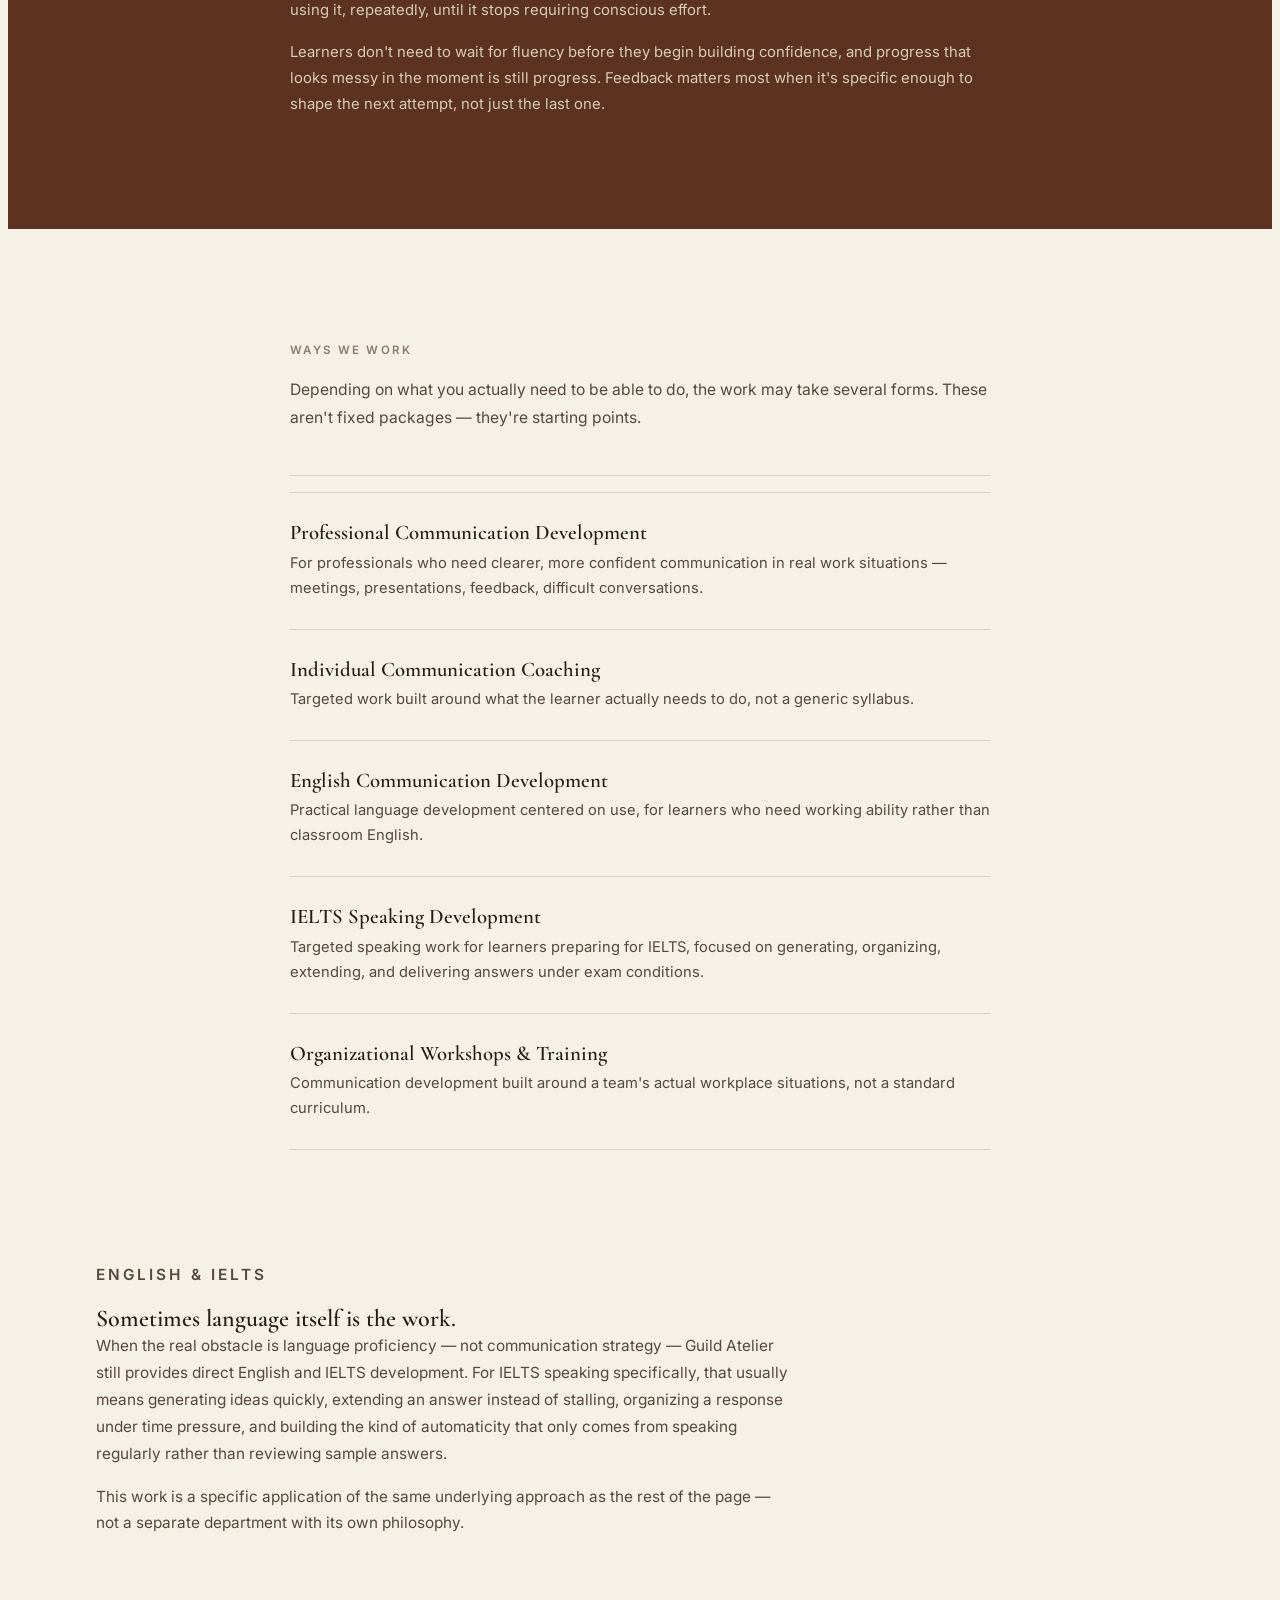
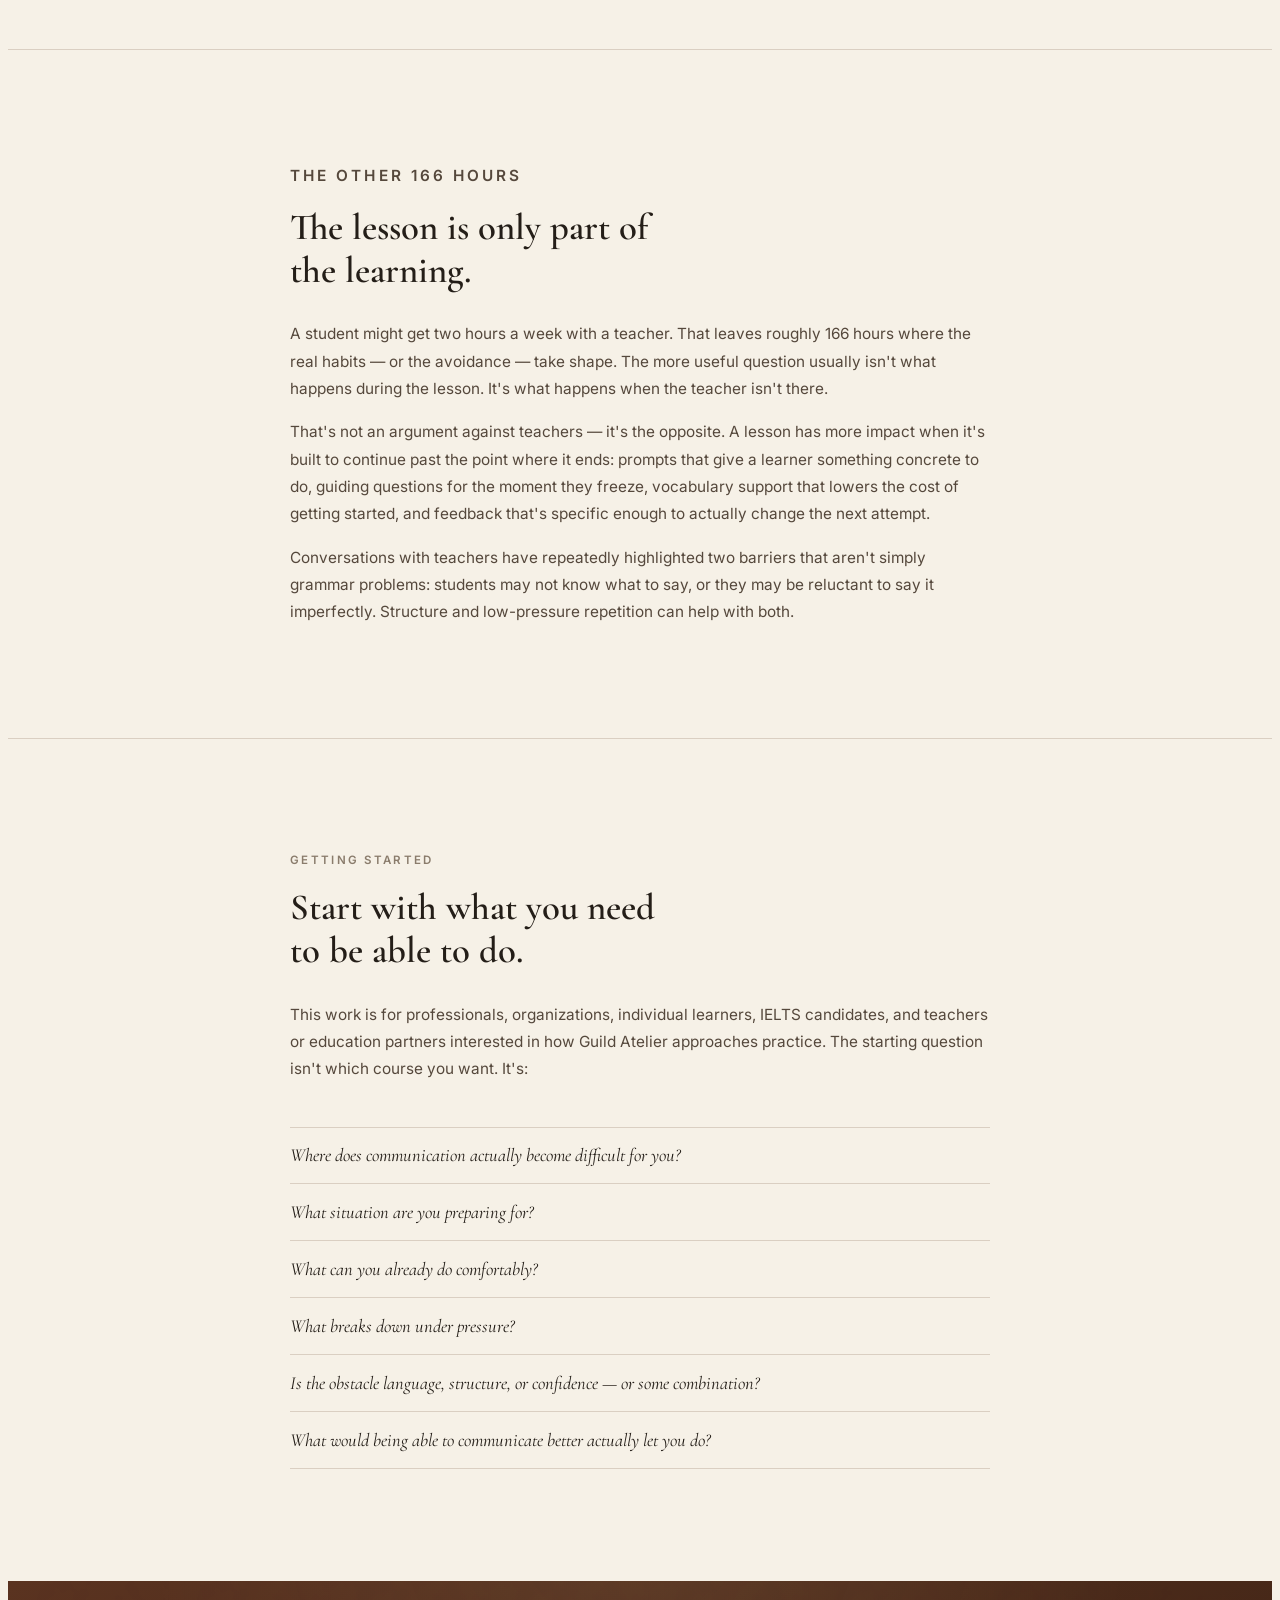
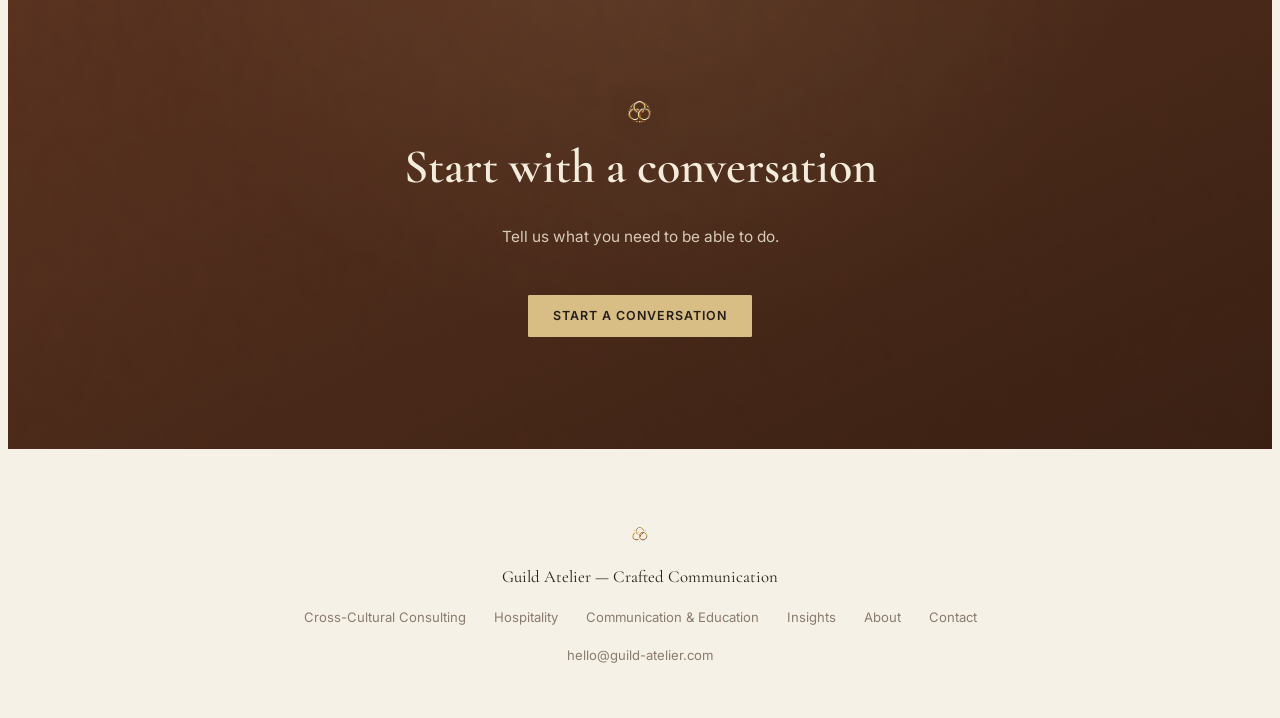
<file: professional/index.html>
<!DOCTYPE html>
<html lang="en">
<head>
<meta charset="UTF-8">
<meta name="viewport" content="width=device-width, initial-scale=1.0">
<title>Communication & Education | Guild Atelier</title>
<meta http-equiv="refresh" content="0; url=../communication-education/">
<link rel="canonical" href="https://guild-atelier.com/communication-education/">
<meta name="robots" content="noindex">
<script>window.location.replace("../communication-education/");</script>
</head>
<body>
<!--
  This page has moved. Professional Communication is now part of
  the Communication & Education page at /communication-education/.
  This stub exists only to redirect old links and bookmarks;
  GitHub Pages has no server-side redirect config, so a static
  meta-refresh + JS redirect is the standard approach here.
-->
<p>This page has moved. <a href="../communication-education/">Continue to Communication &amp; Education →</a></p>
</body>
</html>
</file>
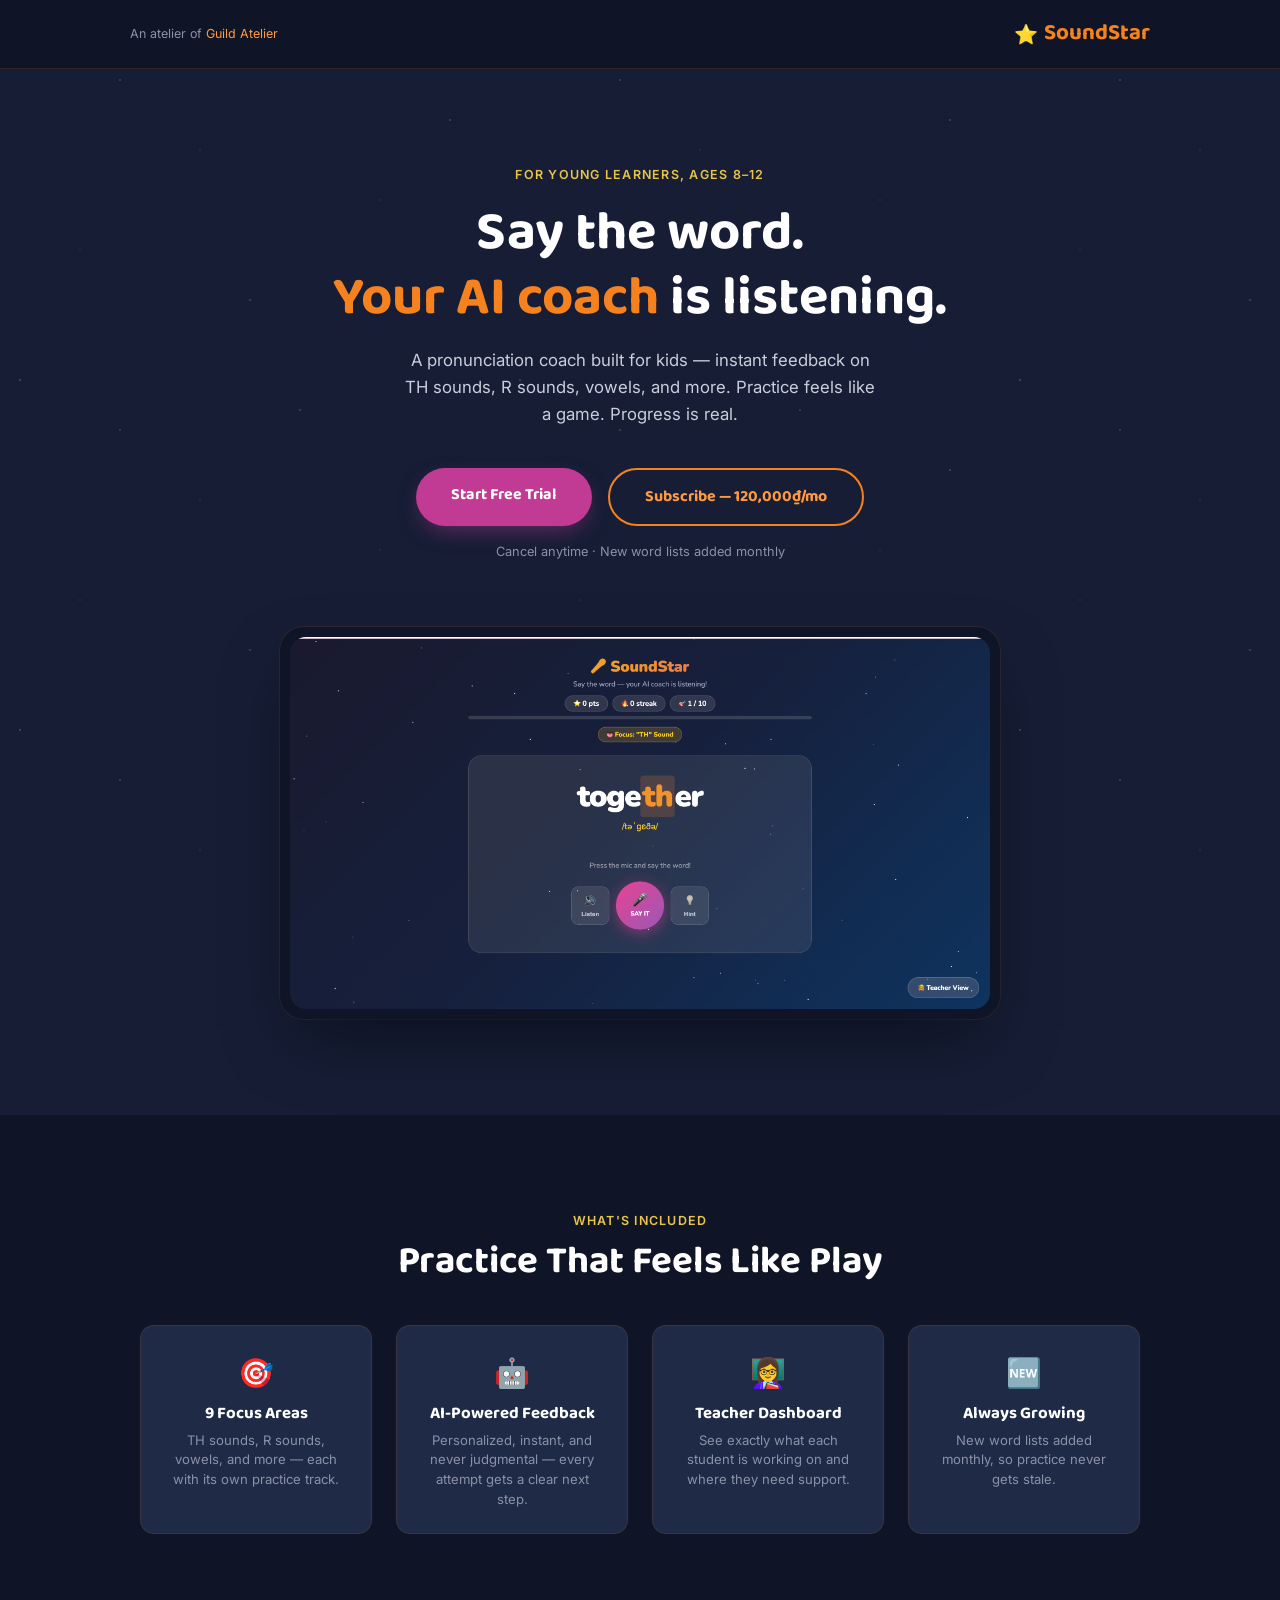
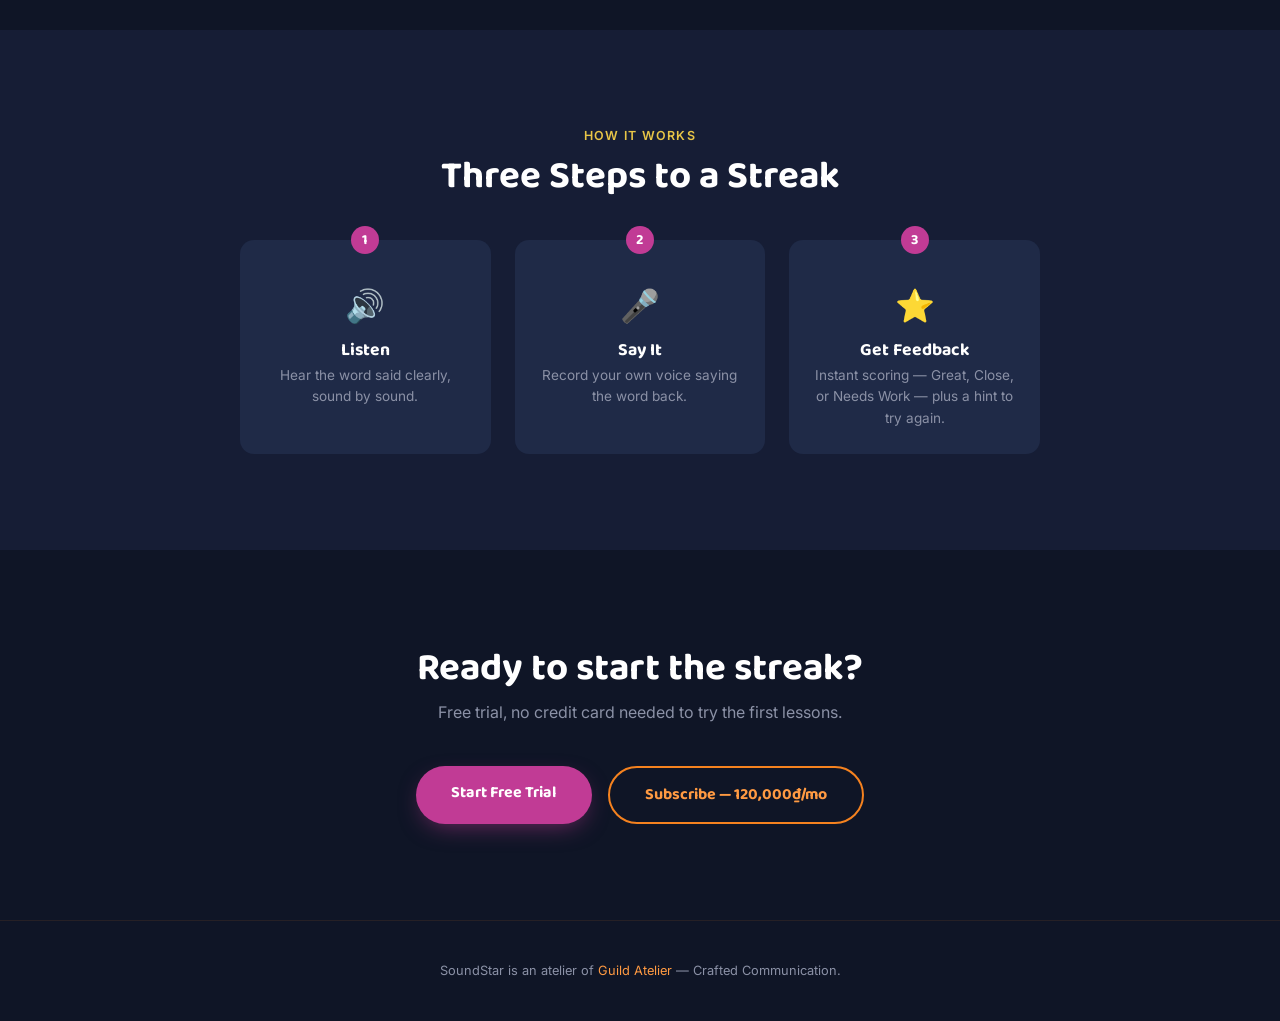
<file: soundstar-landing/index.html>
<!DOCTYPE html>
<html lang="en">
<head>
<meta charset="UTF-8">
<meta name="viewport" content="width=device-width, initial-scale=1.0">
<title>SoundStar — by Guild Atelier</title>
<meta name="description" content="English pronunciation coach for Vietnamese students. AI-powered feedback on 9 focus sounds, built for kids.">

<link rel="preconnect" href="https://fonts.googleapis.com">
<link rel="preconnect" href="https://fonts.gstatic.com" crossorigin>
<link href="https://fonts.googleapis.com/css2?family=Baloo+2:wght@500;600;700;800&family=Inter:wght@400;500;600;700&family=Be+Vietnam+Pro:wght@400;500;600&display=swap" rel="stylesheet">

<link rel="stylesheet" href="styles.css">
</head>
<body>

<div class="stars"></div>

<header class="site-header">
  <div class="header-inner">
    <a href="../" class="parent-link">An atelier of <span>Guild Atelier</span></a>
    <div class="product-mark">
      <span class="star-icon">⭐</span>
      <span class="product-name">SoundStar</span>
    </div>
  </div>
</header>

<main>

  <!-- HERO -->
  <section class="hero">
    <div class="hero-inner">
      <p class="eyebrow">For Young Learners, Ages 8–12</p>
      <h1 class="hero-title">Say the word.<br><span class="highlight">Your AI coach</span> is listening.</h1>
      <p class="hero-lede">
        A pronunciation coach built for kids — instant feedback on
        TH sounds, R sounds, vowels, and more. Practice feels like
        a game. Progress is real.
      </p>
      <div class="hero-actions">
        <a href="https://sound-star.vercel.app/" class="btn-primary">Start Free Trial</a>
        <a href="https://sound-star.vercel.app/" class="btn-secondary">Subscribe — 120,000₫/mo</a>
      </div>
      <p class="price-note">Cancel anytime · New word lists added monthly</p>
    </div>
  </section>

  <!-- PRODUCT SCREENSHOT -->
  <section class="showcase">
    <div class="phone-frame">
      <img src="images/product-screenshot.png" alt="SoundStar app showing the word 'together' with the TH sound highlighted, a microphone button, and a streak counter" class="screenshot">
    </div>
  </section>

  <!-- FEATURES -->
  <section class="features">
    <div class="section-head">
      <p class="eyebrow">What's Included</p>
      <h2>Practice That Feels Like Play</h2>
    </div>

    <div class="feature-grid">
      <div class="feature-card">
        <span class="feature-emoji">🎯</span>
        <h4>9 Focus Areas</h4>
        <p>TH sounds, R sounds, vowels, and more — each with its own practice track.</p>
      </div>
      <div class="feature-card">
        <span class="feature-emoji">🤖</span>
        <h4>AI-Powered Feedback</h4>
        <p>Personalized, instant, and never judgmental — every attempt gets a clear next step.</p>
      </div>
      <div class="feature-card">
        <span class="feature-emoji">👩‍🏫</span>
        <h4>Teacher Dashboard</h4>
        <p>See exactly what each student is working on and where they need support.</p>
      </div>
      <div class="feature-card">
        <span class="feature-emoji">🆕</span>
        <h4>Always Growing</h4>
        <p>New word lists added monthly, so practice never gets stale.</p>
      </div>
    </div>
  </section>

  <!-- HOW IT WORKS -->
  <section class="how-it-works">
    <div class="section-head">
      <p class="eyebrow">How It Works</p>
      <h2>Three Steps to a Streak</h2>
    </div>

    <div class="steps-grid">
      <div class="step-card">
        <div class="step-num">1</div>
        <span class="step-emoji">🔊</span>
        <h4>Listen</h4>
        <p>Hear the word said clearly, sound by sound.</p>
      </div>
      <div class="step-card">
        <div class="step-num">2</div>
        <span class="step-emoji">🎤</span>
        <h4>Say It</h4>
        <p>Record your own voice saying the word back.</p>
      </div>
      <div class="step-card">
        <div class="step-num">3</div>
        <span class="step-emoji">⭐</span>
        <h4>Get Feedback</h4>
        <p>Instant scoring — Great, Close, or Needs Work — plus a hint to try again.</p>
      </div>
    </div>
  </section>

  <!-- FINAL CTA -->
  <section class="final-cta">
    <h2>Ready to start the streak?</h2>
    <p>Free trial, no credit card needed to try the first lessons.</p>
    <div class="hero-actions">
      <a href="https://sound-star.vercel.app/" class="btn-primary">Start Free Trial</a>
      <a href="https://sound-star.vercel.app/" class="btn-secondary">Subscribe — 120,000₫/mo</a>
    </div>
  </section>

</main>

<footer class="site-footer">
  <p>SoundStar is an atelier of <a href="../">Guild Atelier</a> — Crafted Communication.</p>
</footer>

</body>
</html>
</file>
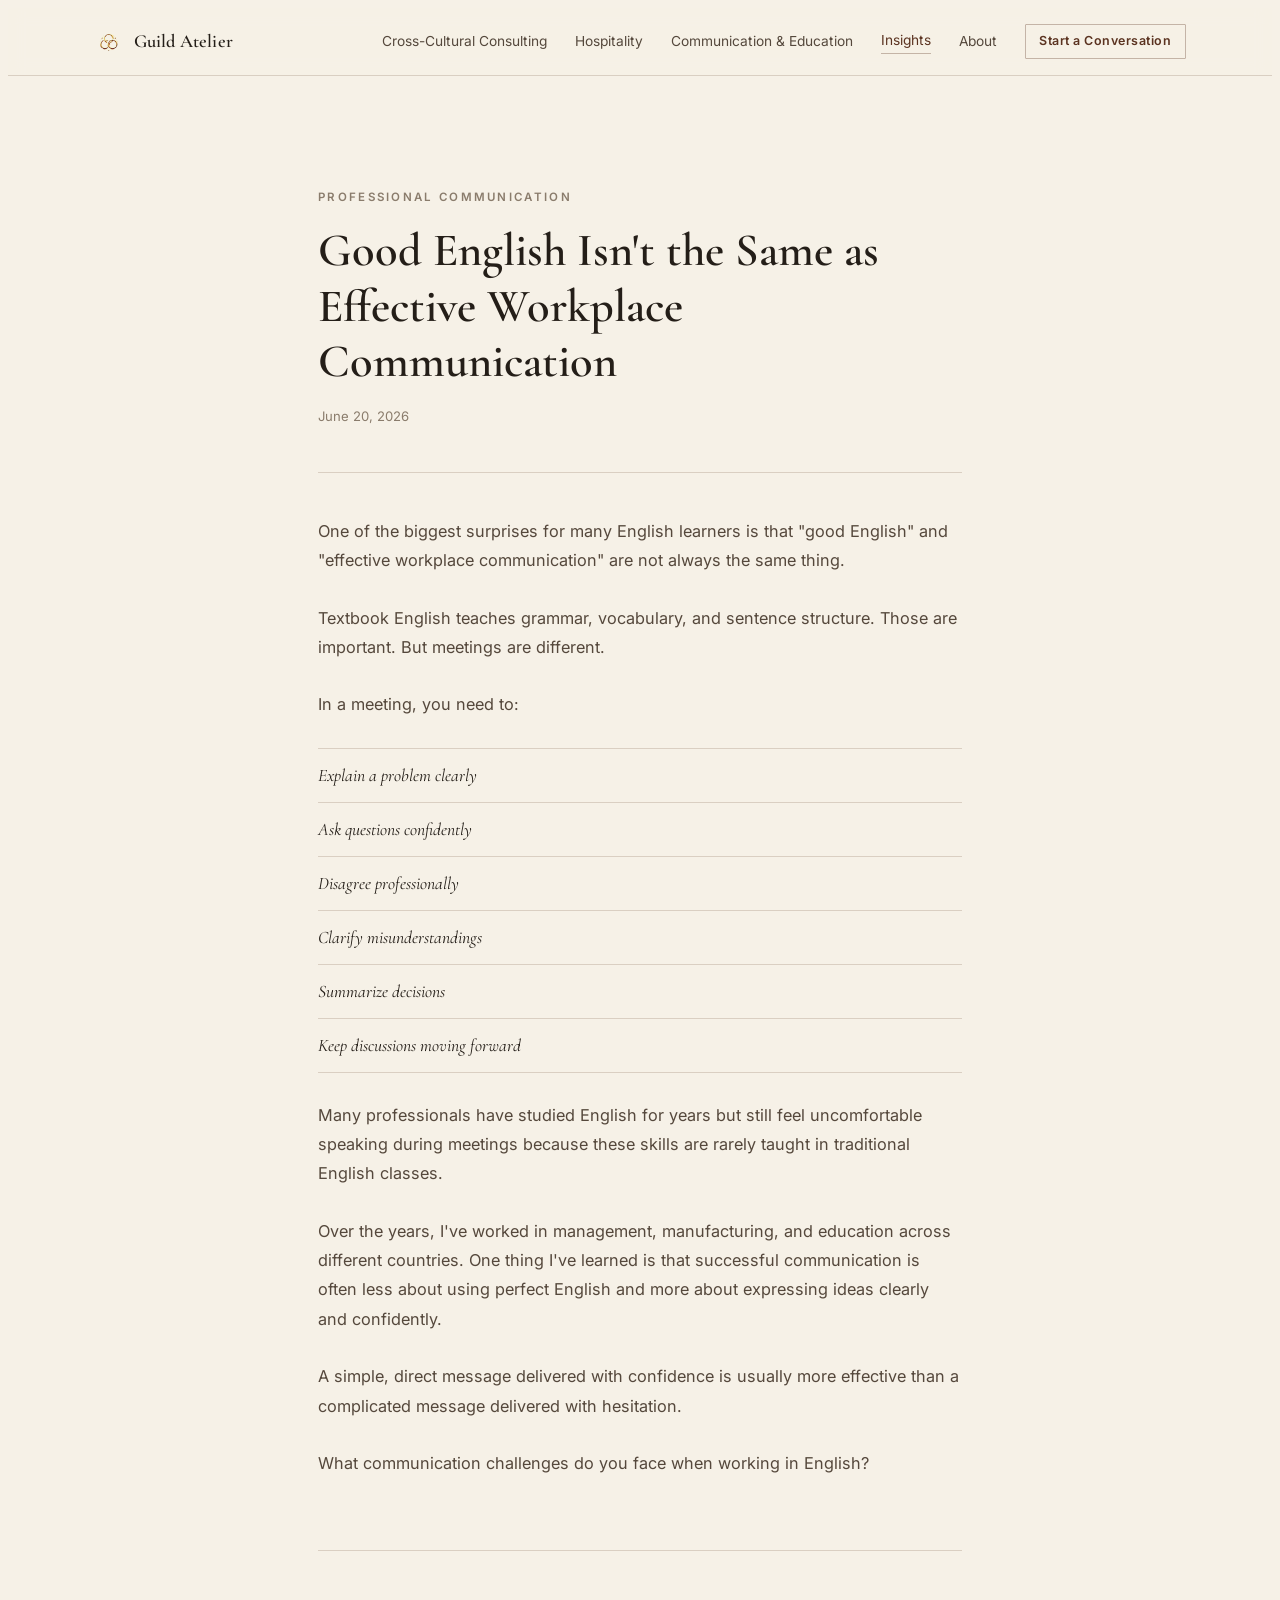
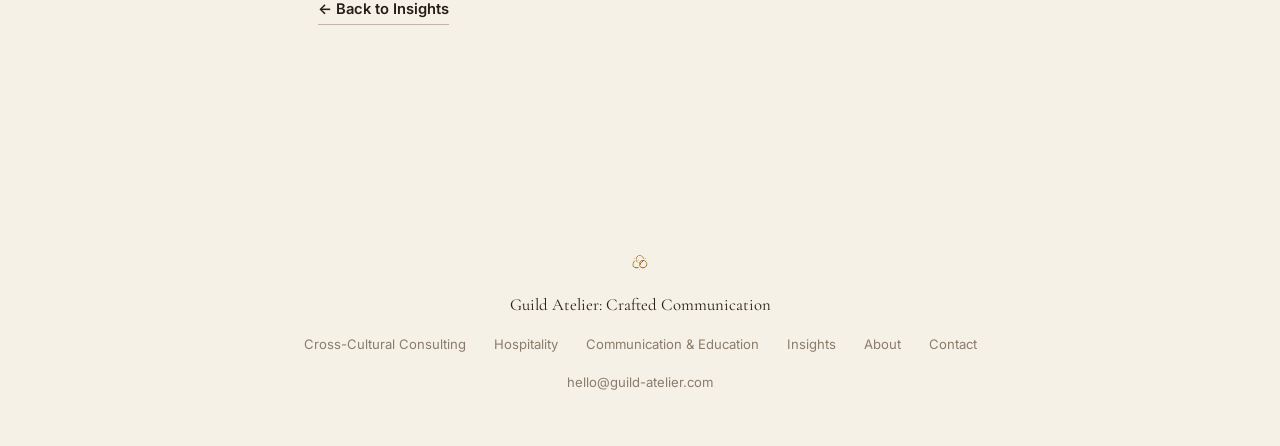
<file: notes/good-english-vs-effective-workplace-communication/index.html>
<!DOCTYPE html>
<html lang="en">
<head>
<meta charset="UTF-8">
<meta name="viewport" content="width=device-width, initial-scale=1.0">
<title>Good English Isn&#x27;t the Same as Effective Workplace Communication | Guild Atelier</title>
<meta name="description" content="Meetings demand a different skill set than the one most English classes teach.">

<link rel="icon" type="image/x-icon" href="/favicon.ico">
<link rel="icon" type="image/png" sizes="32x32" href="/images/favicon-32x32.png">
<link rel="icon" type="image/png" sizes="16x16" href="/images/favicon-16x16.png">
<link rel="apple-touch-icon" href="/apple-touch-icon.png">

<link rel="preconnect" href="https://fonts.googleapis.com">
<link rel="preconnect" href="https://fonts.gstatic.com" crossorigin>
<link href="https://fonts.googleapis.com/css2?family=Cormorant+Garamond:ital,wght@0,400;0,500;0,600;1,500;1,600&family=Inter:wght@400;500;600&display=swap" rel="stylesheet">

<link rel="stylesheet" href="../../css/homepage.css">
<link rel="stylesheet" href="../notes.css">
<link rel="alternate" type="application/rss+xml" title="Insights | Guild Atelier" href="../feed.xml">
</head>
<body class="ga-page">

<header class="ga-header">
  <div class="ga-header-inner">
    <a href="../../" class="ga-brand">
      <img src="../../images/guild-rings-mark.png" alt="Guild Atelier" class="ga-mark">
      <span class="ga-brand-name">Guild Atelier</span>
    </a>
    <nav class="ga-nav">
      <div class="ga-nav-links">
        <a href="../../cross-cultural-executive-consulting/">Cross-Cultural Consulting</a>
        <a href="../../hospitality/">Hospitality</a>
        <a href="../../communication-education/">Communication &amp; Education</a>
        <a href="../" class="ga-nav-current" aria-current="page">Insights</a>
        <a href="../../#background">About</a>
      </div>
      <a href="../../#contact" class="ga-nav-cta">Start a Conversation</a>
      <button id="lang-toggle" class="ga-lang-toggle" aria-label="Switch language">
        <span class="ga-lang-option ga-lang-en">EN</span>
        <span class="ga-lang-divider">/</span>
        <span class="ga-lang-option ga-lang-vi">VI</span>
      </button>
      <button type="button" class="ga-menu-toggle" id="ga-menu-toggle" aria-expanded="false" aria-controls="ga-mobile-nav" aria-label="Open menu">
        <span></span><span></span><span></span>
      </button>
    </nav>
  </div>
  <div id="ga-mobile-nav" class="ga-mobile-nav" hidden>
    <a href="../../cross-cultural-executive-consulting/">Cross-Cultural Consulting</a>
    <a href="../../hospitality/">Hospitality</a>
    <a href="../../communication-education/">Communication &amp; Education</a>
    <a href="../" class="ga-nav-current" aria-current="page">Insights</a>
    <a href="../../#background">About</a>
    <a href="../../#contact" class="ga-btn">Start a Conversation</a>
  </div>
</header>

<main>
  <article class="ga-note-post">
    <div class="ga-container--essay">
      <div class="ga-note-head">
        <p class="ga-eyebrow">Professional Communication</p>
        <h1>Good English Isn&#x27;t the Same as Effective Workplace Communication</h1>
        <p class="ga-note-meta">June 20, 2026</p>
      </div>
      <div class="ga-note-body">
  <p>One of the biggest surprises for many English learners is that &quot;good English&quot; and &quot;effective workplace communication&quot; are not always the same thing.</p>
  <p>Textbook English teaches grammar, vocabulary, and sentence structure. Those are important. But meetings are different.</p>
  <p>In a meeting, you need to:</p>
  <ul>
    <li>Explain a problem clearly</li>
    <li>Ask questions confidently</li>
    <li>Disagree professionally</li>
    <li>Clarify misunderstandings</li>
    <li>Summarize decisions</li>
    <li>Keep discussions moving forward</li>
  </ul>
  <p>Many professionals have studied English for years but still feel uncomfortable speaking during meetings because these skills are rarely taught in traditional English classes.</p>
  <p>Over the years, I&#x27;ve worked in management, manufacturing, and education across different countries. One thing I&#x27;ve learned is that successful communication is often less about using perfect English and more about expressing ideas clearly and confidently.</p>
  <p>A simple, direct message delivered with confidence is usually more effective than a complicated message delivered with hesitation.</p>
  <p>What communication challenges do you face when working in English?</p>
      </div>
      <div class="ga-note-footer">
        <a href="../" class="ga-link">&larr; Back to Insights</a>
      </div>
    </div>
  </article>
</main>

<footer class="ga-footer">
  <img src="../../images/guild-rings-mark.png" alt="Guild Atelier" class="ga-mark">
  <p class="ga-footer-tagline">Guild Atelier: Crafted Communication</p>
  <nav class="ga-footer-nav">
    <a href="../../cross-cultural-executive-consulting/">Cross-Cultural Consulting</a>
    <a href="../../hospitality/">Hospitality</a>
    <a href="../../communication-education/">Communication &amp; Education</a>
    <a href="../">Insights</a>
    <a href="../../#background">About</a>
    <a href="../../#contact">Contact</a>
  </nav>
  <p class="ga-footer-email"><a href="mailto:hello@guild-atelier.com">hello@guild-atelier.com</a></p>
</footer>

<script src="../../js/lang-toggle.js"></script>
<script>
(function () {
  var toggle = document.getElementById('ga-menu-toggle');
  var panel = document.getElementById('ga-mobile-nav');
  if (!toggle || !panel) return;

  function closeMenu() {
    panel.hidden = true;
    toggle.setAttribute('aria-expanded', 'false');
  }
  function openMenu() {
    panel.hidden = false;
    toggle.setAttribute('aria-expanded', 'true');
  }

  toggle.addEventListener('click', function () {
    var isOpen = toggle.getAttribute('aria-expanded') === 'true';
    if (isOpen) { closeMenu(); } else { openMenu(); }
  });

  panel.addEventListener('click', function (e) {
    if (e.target.tagName === 'A') closeMenu();
  });

  document.addEventListener('keydown', function (e) {
    if (e.key === 'Escape') closeMenu();
  });
})();
</script>
</body>
</html>
</file>
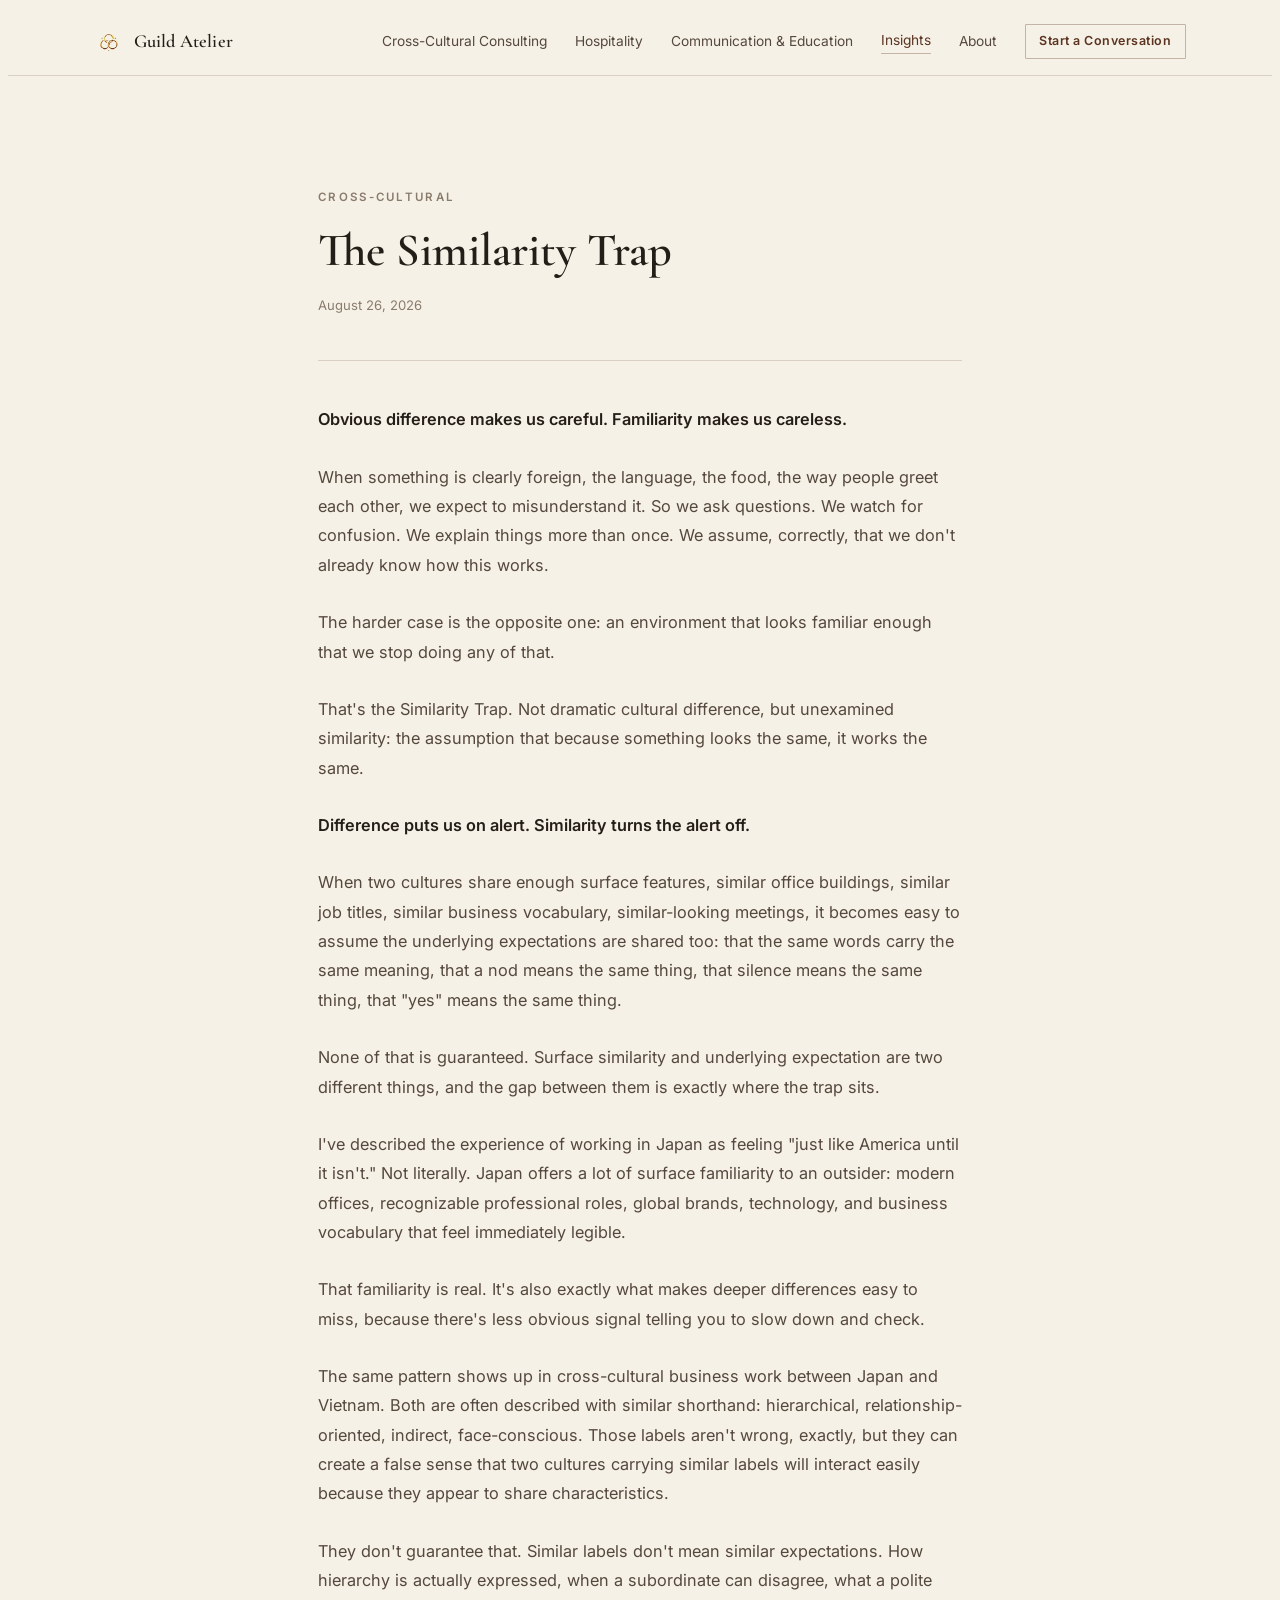
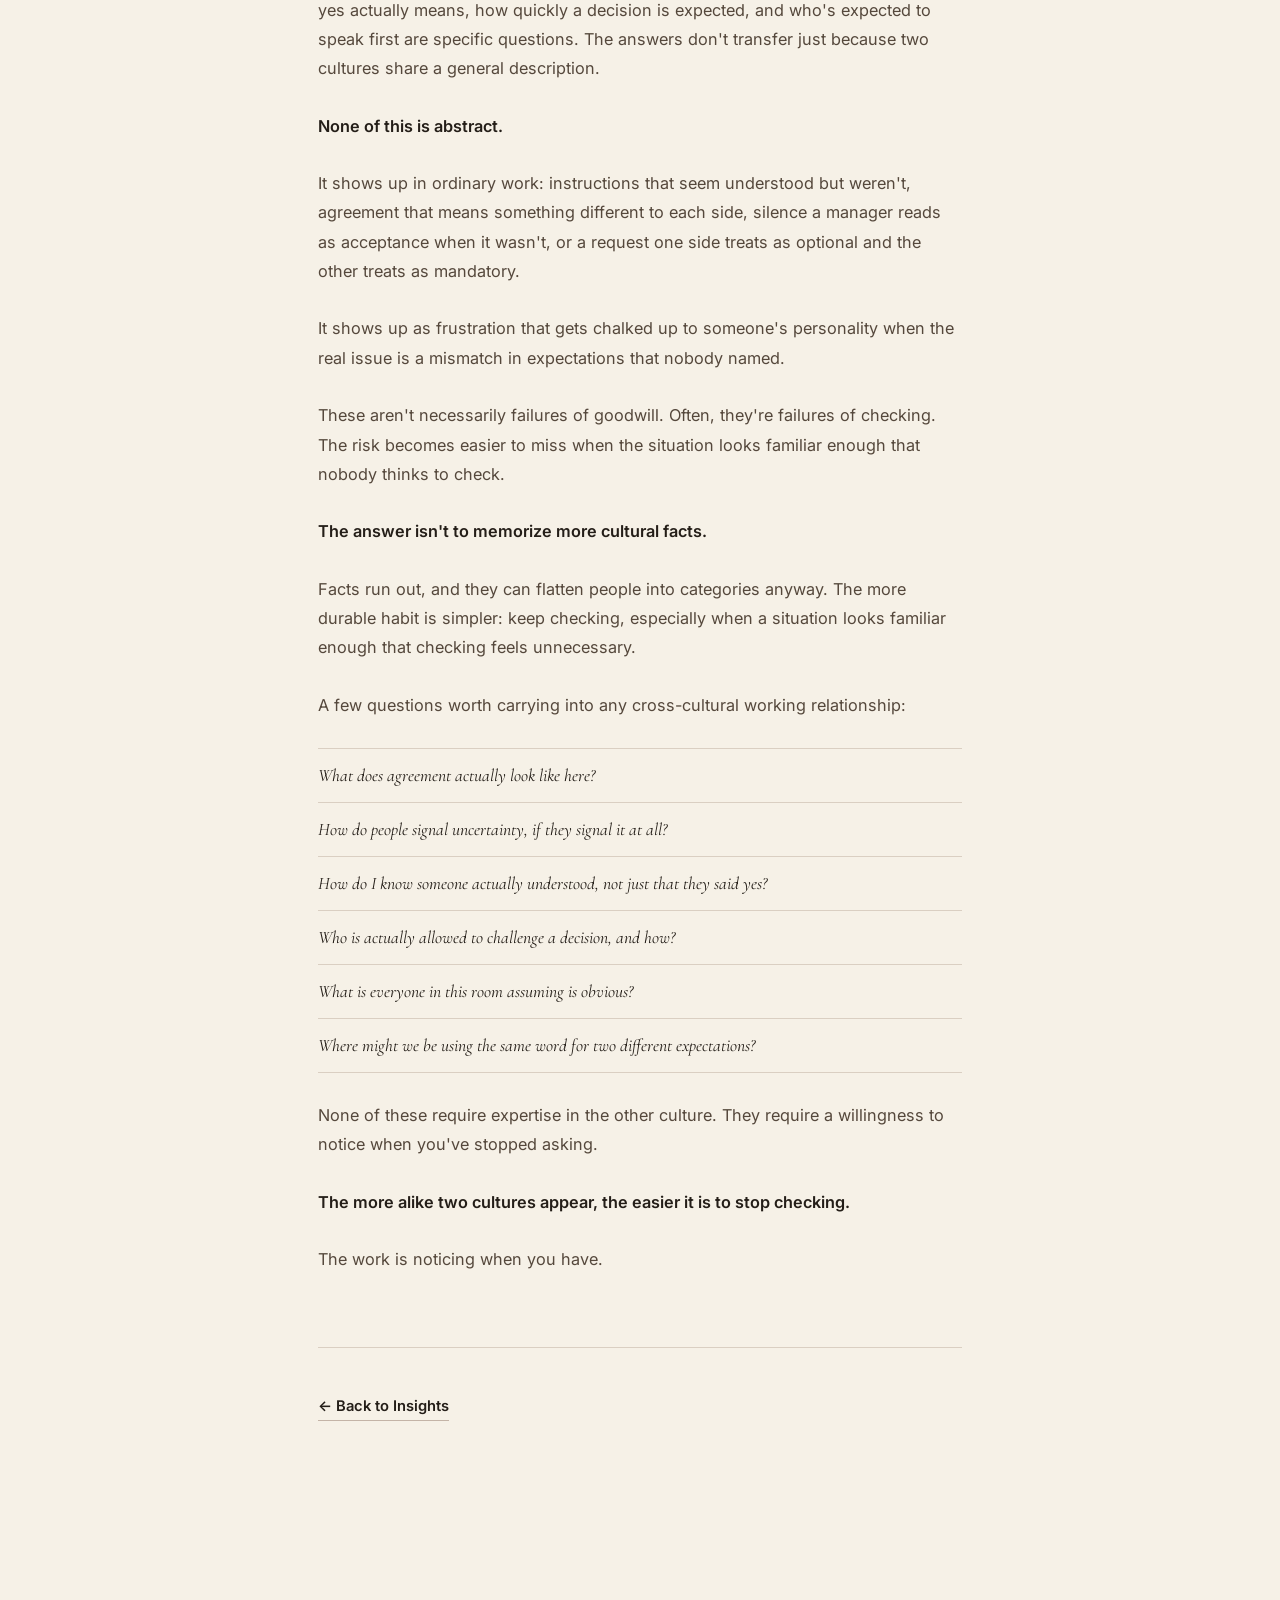
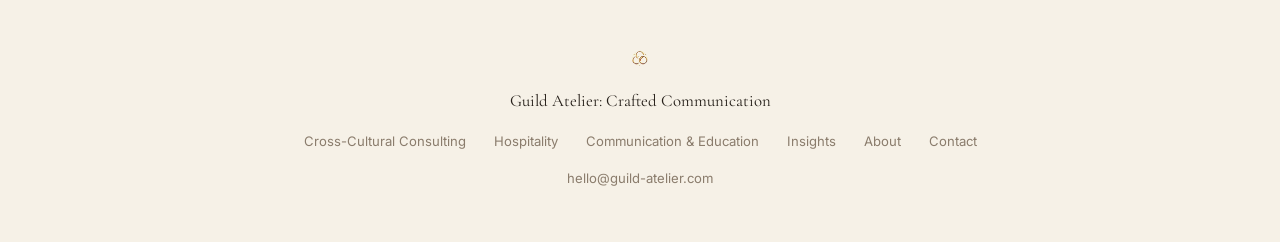
<file: notes/the-similarity-trap/index.html>
<!DOCTYPE html>
<html lang="en">
<head>
<meta charset="UTF-8">
<meta name="viewport" content="width=device-width, initial-scale=1.0">
<title>The Similarity Trap | Guild Atelier</title>
<meta name="description" content="The more alike two cultures appear, the easier it is to stop checking.">

<link rel="icon" type="image/x-icon" href="/favicon.ico">
<link rel="icon" type="image/png" sizes="32x32" href="/images/favicon-32x32.png">
<link rel="icon" type="image/png" sizes="16x16" href="/images/favicon-16x16.png">
<link rel="apple-touch-icon" href="/apple-touch-icon.png">

<link rel="preconnect" href="https://fonts.googleapis.com">
<link rel="preconnect" href="https://fonts.gstatic.com" crossorigin>
<link href="https://fonts.googleapis.com/css2?family=Cormorant+Garamond:ital,wght@0,400;0,500;0,600;1,500;1,600&family=Inter:wght@400;500;600&display=swap" rel="stylesheet">

<link rel="stylesheet" href="../../css/homepage.css">
<link rel="stylesheet" href="../notes.css">
<link rel="alternate" type="application/rss+xml" title="Insights | Guild Atelier" href="../feed.xml">
</head>
<body class="ga-page">

<header class="ga-header">
  <div class="ga-header-inner">
    <a href="../../" class="ga-brand">
      <img src="../../images/guild-rings-mark.png" alt="Guild Atelier" class="ga-mark">
      <span class="ga-brand-name">Guild Atelier</span>
    </a>
    <nav class="ga-nav">
      <div class="ga-nav-links">
        <a href="../../cross-cultural-executive-consulting/">Cross-Cultural Consulting</a>
        <a href="../../hospitality/">Hospitality</a>
        <a href="../../communication-education/">Communication &amp; Education</a>
        <a href="../" class="ga-nav-current" aria-current="page">Insights</a>
        <a href="../../#background">About</a>
      </div>
      <a href="../../#contact" class="ga-nav-cta">Start a Conversation</a>
      <button id="lang-toggle" class="ga-lang-toggle" aria-label="Switch language">
        <span class="ga-lang-option ga-lang-en">EN</span>
        <span class="ga-lang-divider">/</span>
        <span class="ga-lang-option ga-lang-vi">VI</span>
      </button>
      <button type="button" class="ga-menu-toggle" id="ga-menu-toggle" aria-expanded="false" aria-controls="ga-mobile-nav" aria-label="Open menu">
        <span></span><span></span><span></span>
      </button>
    </nav>
  </div>
  <div id="ga-mobile-nav" class="ga-mobile-nav" hidden>
    <a href="../../cross-cultural-executive-consulting/">Cross-Cultural Consulting</a>
    <a href="../../hospitality/">Hospitality</a>
    <a href="../../communication-education/">Communication &amp; Education</a>
    <a href="../" class="ga-nav-current" aria-current="page">Insights</a>
    <a href="../../#background">About</a>
    <a href="../../#contact" class="ga-btn">Start a Conversation</a>
  </div>
</header>

<main>
  <article class="ga-note-post">
    <div class="ga-container--essay">
      <div class="ga-note-head">
        <p class="ga-eyebrow">Cross-Cultural</p>
        <h1>The Similarity Trap</h1>
        <p class="ga-note-meta">August 26, 2026</p>
      </div>
      <div class="ga-note-body">
  <p><strong>Obvious difference makes us careful. Familiarity makes us careless.</strong></p>
  <p>When something is clearly foreign, the language, the food, the way people greet each other, we expect to misunderstand it. So we ask questions. We watch for confusion. We explain things more than once. We assume, correctly, that we don&#x27;t already know how this works.</p>
  <p>The harder case is the opposite one: an environment that looks familiar enough that we stop doing any of that.</p>
  <p>That&#x27;s the Similarity Trap. Not dramatic cultural difference, but unexamined similarity: the assumption that because something looks the same, it works the same.</p>
  <p><strong>Difference puts us on alert. Similarity turns the alert off.</strong></p>
  <p>When two cultures share enough surface features, similar office buildings, similar job titles, similar business vocabulary, similar-looking meetings, it becomes easy to assume the underlying expectations are shared too: that the same words carry the same meaning, that a nod means the same thing, that silence means the same thing, that &quot;yes&quot; means the same thing.</p>
  <p>None of that is guaranteed. Surface similarity and underlying expectation are two different things, and the gap between them is exactly where the trap sits.</p>
  <p>I&#x27;ve described the experience of working in Japan as feeling &quot;just like America until it isn&#x27;t.&quot; Not literally. Japan offers a lot of surface familiarity to an outsider: modern offices, recognizable professional roles, global brands, technology, and business vocabulary that feel immediately legible.</p>
  <p>That familiarity is real. It&#x27;s also exactly what makes deeper differences easy to miss, because there&#x27;s less obvious signal telling you to slow down and check.</p>
  <p>The same pattern shows up in cross-cultural business work between Japan and Vietnam. Both are often described with similar shorthand: hierarchical, relationship-oriented, indirect, face-conscious. Those labels aren&#x27;t wrong, exactly, but they can create a false sense that two cultures carrying similar labels will interact easily because they appear to share characteristics.</p>
  <p>They don&#x27;t guarantee that. Similar labels don&#x27;t mean similar expectations. How hierarchy is actually expressed, when a subordinate can disagree, what a polite yes actually means, how quickly a decision is expected, and who&#x27;s expected to speak first are specific questions. The answers don&#x27;t transfer just because two cultures share a general description.</p>
  <p><strong>None of this is abstract.</strong></p>
  <p>It shows up in ordinary work: instructions that seem understood but weren&#x27;t, agreement that means something different to each side, silence a manager reads as acceptance when it wasn&#x27;t, or a request one side treats as optional and the other treats as mandatory.</p>
  <p>It shows up as frustration that gets chalked up to someone&#x27;s personality when the real issue is a mismatch in expectations that nobody named.</p>
  <p>These aren&#x27;t necessarily failures of goodwill. Often, they&#x27;re failures of checking. The risk becomes easier to miss when the situation looks familiar enough that nobody thinks to check.</p>
  <p><strong>The answer isn&#x27;t to memorize more cultural facts.</strong></p>
  <p>Facts run out, and they can flatten people into categories anyway. The more durable habit is simpler: keep checking, especially when a situation looks familiar enough that checking feels unnecessary.</p>
  <p>A few questions worth carrying into any cross-cultural working relationship:</p>
  <ul>
    <li>What does agreement actually look like here?</li>
    <li>How do people signal uncertainty, if they signal it at all?</li>
    <li>How do I know someone actually understood, not just that they said yes?</li>
    <li>Who is actually allowed to challenge a decision, and how?</li>
    <li>What is everyone in this room assuming is obvious?</li>
    <li>Where might we be using the same word for two different expectations?</li>
  </ul>
  <p>None of these require expertise in the other culture. They require a willingness to notice when you&#x27;ve stopped asking.</p>
  <p><strong>The more alike two cultures appear, the easier it is to stop checking.</strong></p>
  <p>The work is noticing when you have.</p>
      </div>
      <div class="ga-note-footer">
        <a href="../" class="ga-link">&larr; Back to Insights</a>
      </div>
    </div>
  </article>
</main>

<footer class="ga-footer">
  <img src="../../images/guild-rings-mark.png" alt="Guild Atelier" class="ga-mark">
  <p class="ga-footer-tagline">Guild Atelier: Crafted Communication</p>
  <nav class="ga-footer-nav">
    <a href="../../cross-cultural-executive-consulting/">Cross-Cultural Consulting</a>
    <a href="../../hospitality/">Hospitality</a>
    <a href="../../communication-education/">Communication &amp; Education</a>
    <a href="../">Insights</a>
    <a href="../../#background">About</a>
    <a href="../../#contact">Contact</a>
  </nav>
  <p class="ga-footer-email"><a href="mailto:hello@guild-atelier.com">hello@guild-atelier.com</a></p>
</footer>

<script src="../../js/lang-toggle.js"></script>
<script>
(function () {
  var toggle = document.getElementById('ga-menu-toggle');
  var panel = document.getElementById('ga-mobile-nav');
  if (!toggle || !panel) return;

  function closeMenu() {
    panel.hidden = true;
    toggle.setAttribute('aria-expanded', 'false');
  }
  function openMenu() {
    panel.hidden = false;
    toggle.setAttribute('aria-expanded', 'true');
  }

  toggle.addEventListener('click', function () {
    var isOpen = toggle.getAttribute('aria-expanded') === 'true';
    if (isOpen) { closeMenu(); } else { openMenu(); }
  });

  panel.addEventListener('click', function (e) {
    if (e.target.tagName === 'A') closeMenu();
  });

  document.addEventListener('keydown', function (e) {
    if (e.key === 'Escape') closeMenu();
  });
})();
</script>
</body>
</html>
</file>
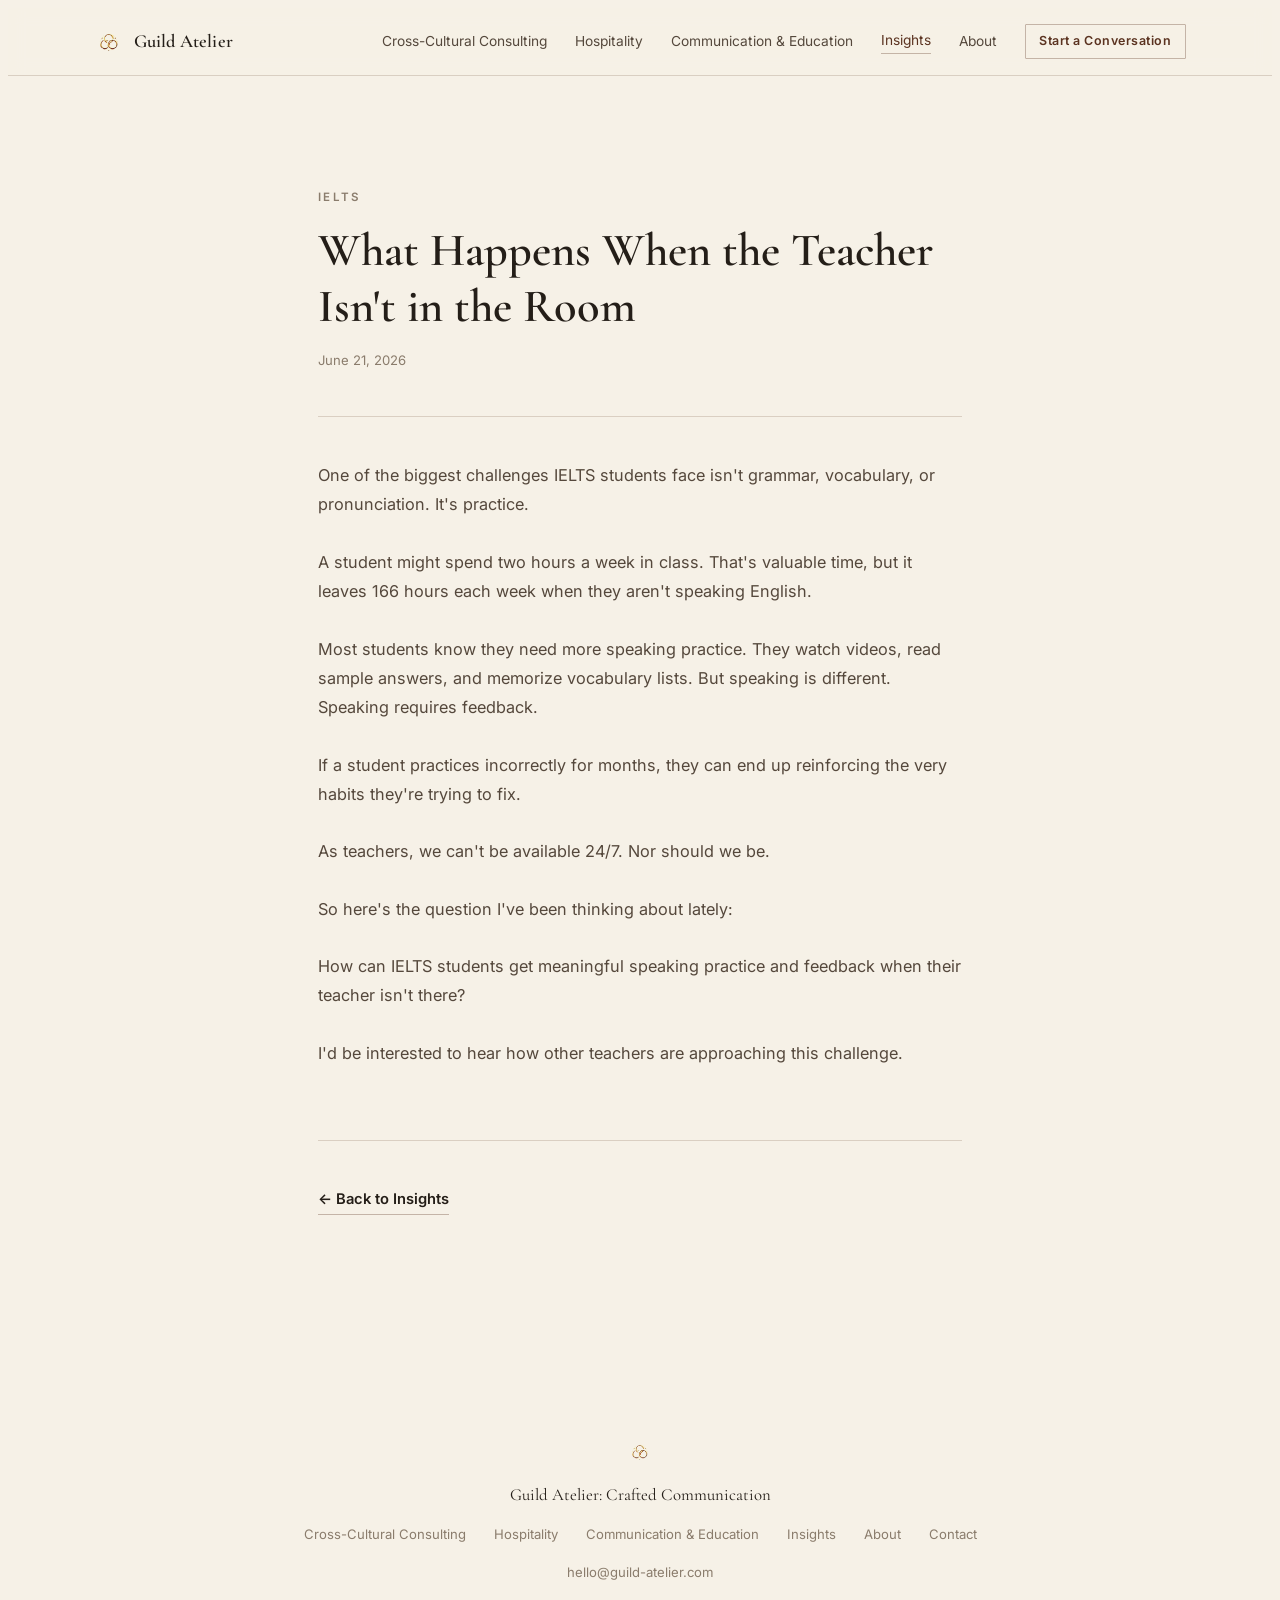
<file: notes/what-happens-when-the-teacher-isnt-in-the-room/index.html>
<!DOCTYPE html>
<html lang="en">
<head>
<meta charset="UTF-8">
<meta name="viewport" content="width=device-width, initial-scale=1.0">
<title>What Happens When the Teacher Isn&#x27;t in the Room | Guild Atelier</title>
<meta name="description" content="A student gets two hours of class a week and 166 hours without it. The real bottleneck is feedback, not motivation.">

<link rel="icon" type="image/x-icon" href="/favicon.ico">
<link rel="icon" type="image/png" sizes="32x32" href="/images/favicon-32x32.png">
<link rel="icon" type="image/png" sizes="16x16" href="/images/favicon-16x16.png">
<link rel="apple-touch-icon" href="/apple-touch-icon.png">

<link rel="preconnect" href="https://fonts.googleapis.com">
<link rel="preconnect" href="https://fonts.gstatic.com" crossorigin>
<link href="https://fonts.googleapis.com/css2?family=Cormorant+Garamond:ital,wght@0,400;0,500;0,600;1,500;1,600&family=Inter:wght@400;500;600&display=swap" rel="stylesheet">

<link rel="stylesheet" href="../../css/homepage.css">
<link rel="stylesheet" href="../notes.css">
<link rel="alternate" type="application/rss+xml" title="Insights | Guild Atelier" href="../feed.xml">
</head>
<body class="ga-page">

<header class="ga-header">
  <div class="ga-header-inner">
    <a href="../../" class="ga-brand">
      <img src="../../images/guild-rings-mark.png" alt="Guild Atelier" class="ga-mark">
      <span class="ga-brand-name">Guild Atelier</span>
    </a>
    <nav class="ga-nav">
      <div class="ga-nav-links">
        <a href="../../cross-cultural-executive-consulting/">Cross-Cultural Consulting</a>
        <a href="../../hospitality/">Hospitality</a>
        <a href="../../communication-education/">Communication &amp; Education</a>
        <a href="../" class="ga-nav-current" aria-current="page">Insights</a>
        <a href="../../#background">About</a>
      </div>
      <a href="../../#contact" class="ga-nav-cta">Start a Conversation</a>
      <button id="lang-toggle" class="ga-lang-toggle" aria-label="Switch language">
        <span class="ga-lang-option ga-lang-en">EN</span>
        <span class="ga-lang-divider">/</span>
        <span class="ga-lang-option ga-lang-vi">VI</span>
      </button>
      <button type="button" class="ga-menu-toggle" id="ga-menu-toggle" aria-expanded="false" aria-controls="ga-mobile-nav" aria-label="Open menu">
        <span></span><span></span><span></span>
      </button>
    </nav>
  </div>
  <div id="ga-mobile-nav" class="ga-mobile-nav" hidden>
    <a href="../../cross-cultural-executive-consulting/">Cross-Cultural Consulting</a>
    <a href="../../hospitality/">Hospitality</a>
    <a href="../../communication-education/">Communication &amp; Education</a>
    <a href="../" class="ga-nav-current" aria-current="page">Insights</a>
    <a href="../../#background">About</a>
    <a href="../../#contact" class="ga-btn">Start a Conversation</a>
  </div>
</header>

<main>
  <article class="ga-note-post">
    <div class="ga-container--essay">
      <div class="ga-note-head">
        <p class="ga-eyebrow">IELTS</p>
        <h1>What Happens When the Teacher Isn&#x27;t in the Room</h1>
        <p class="ga-note-meta">June 21, 2026</p>
      </div>
      <div class="ga-note-body">
  <p>One of the biggest challenges IELTS students face isn&#x27;t grammar, vocabulary, or pronunciation. It&#x27;s practice.</p>
  <p>A student might spend two hours a week in class. That&#x27;s valuable time, but it leaves 166 hours each week when they aren&#x27;t speaking English.</p>
  <p>Most students know they need more speaking practice. They watch videos, read sample answers, and memorize vocabulary lists. But speaking is different. Speaking requires feedback.</p>
  <p>If a student practices incorrectly for months, they can end up reinforcing the very habits they&#x27;re trying to fix.</p>
  <p>As teachers, we can&#x27;t be available 24/7. Nor should we be.</p>
  <p>So here&#x27;s the question I&#x27;ve been thinking about lately:</p>
  <p>How can IELTS students get meaningful speaking practice and feedback when their teacher isn&#x27;t there?</p>
  <p>I&#x27;d be interested to hear how other teachers are approaching this challenge.</p>
      </div>
      <div class="ga-note-footer">
        <a href="../" class="ga-link">&larr; Back to Insights</a>
      </div>
    </div>
  </article>
</main>

<footer class="ga-footer">
  <img src="../../images/guild-rings-mark.png" alt="Guild Atelier" class="ga-mark">
  <p class="ga-footer-tagline">Guild Atelier: Crafted Communication</p>
  <nav class="ga-footer-nav">
    <a href="../../cross-cultural-executive-consulting/">Cross-Cultural Consulting</a>
    <a href="../../hospitality/">Hospitality</a>
    <a href="../../communication-education/">Communication &amp; Education</a>
    <a href="../">Insights</a>
    <a href="../../#background">About</a>
    <a href="../../#contact">Contact</a>
  </nav>
  <p class="ga-footer-email"><a href="mailto:hello@guild-atelier.com">hello@guild-atelier.com</a></p>
</footer>

<script src="../../js/lang-toggle.js"></script>
<script>
(function () {
  var toggle = document.getElementById('ga-menu-toggle');
  var panel = document.getElementById('ga-mobile-nav');
  if (!toggle || !panel) return;

  function closeMenu() {
    panel.hidden = true;
    toggle.setAttribute('aria-expanded', 'false');
  }
  function openMenu() {
    panel.hidden = false;
    toggle.setAttribute('aria-expanded', 'true');
  }

  toggle.addEventListener('click', function () {
    var isOpen = toggle.getAttribute('aria-expanded') === 'true';
    if (isOpen) { closeMenu(); } else { openMenu(); }
  });

  panel.addEventListener('click', function (e) {
    if (e.target.tagName === 'A') closeMenu();
  });

  document.addEventListener('keydown', function (e) {
    if (e.key === 'Escape') closeMenu();
  });
})();
</script>
</body>
</html>
</file>
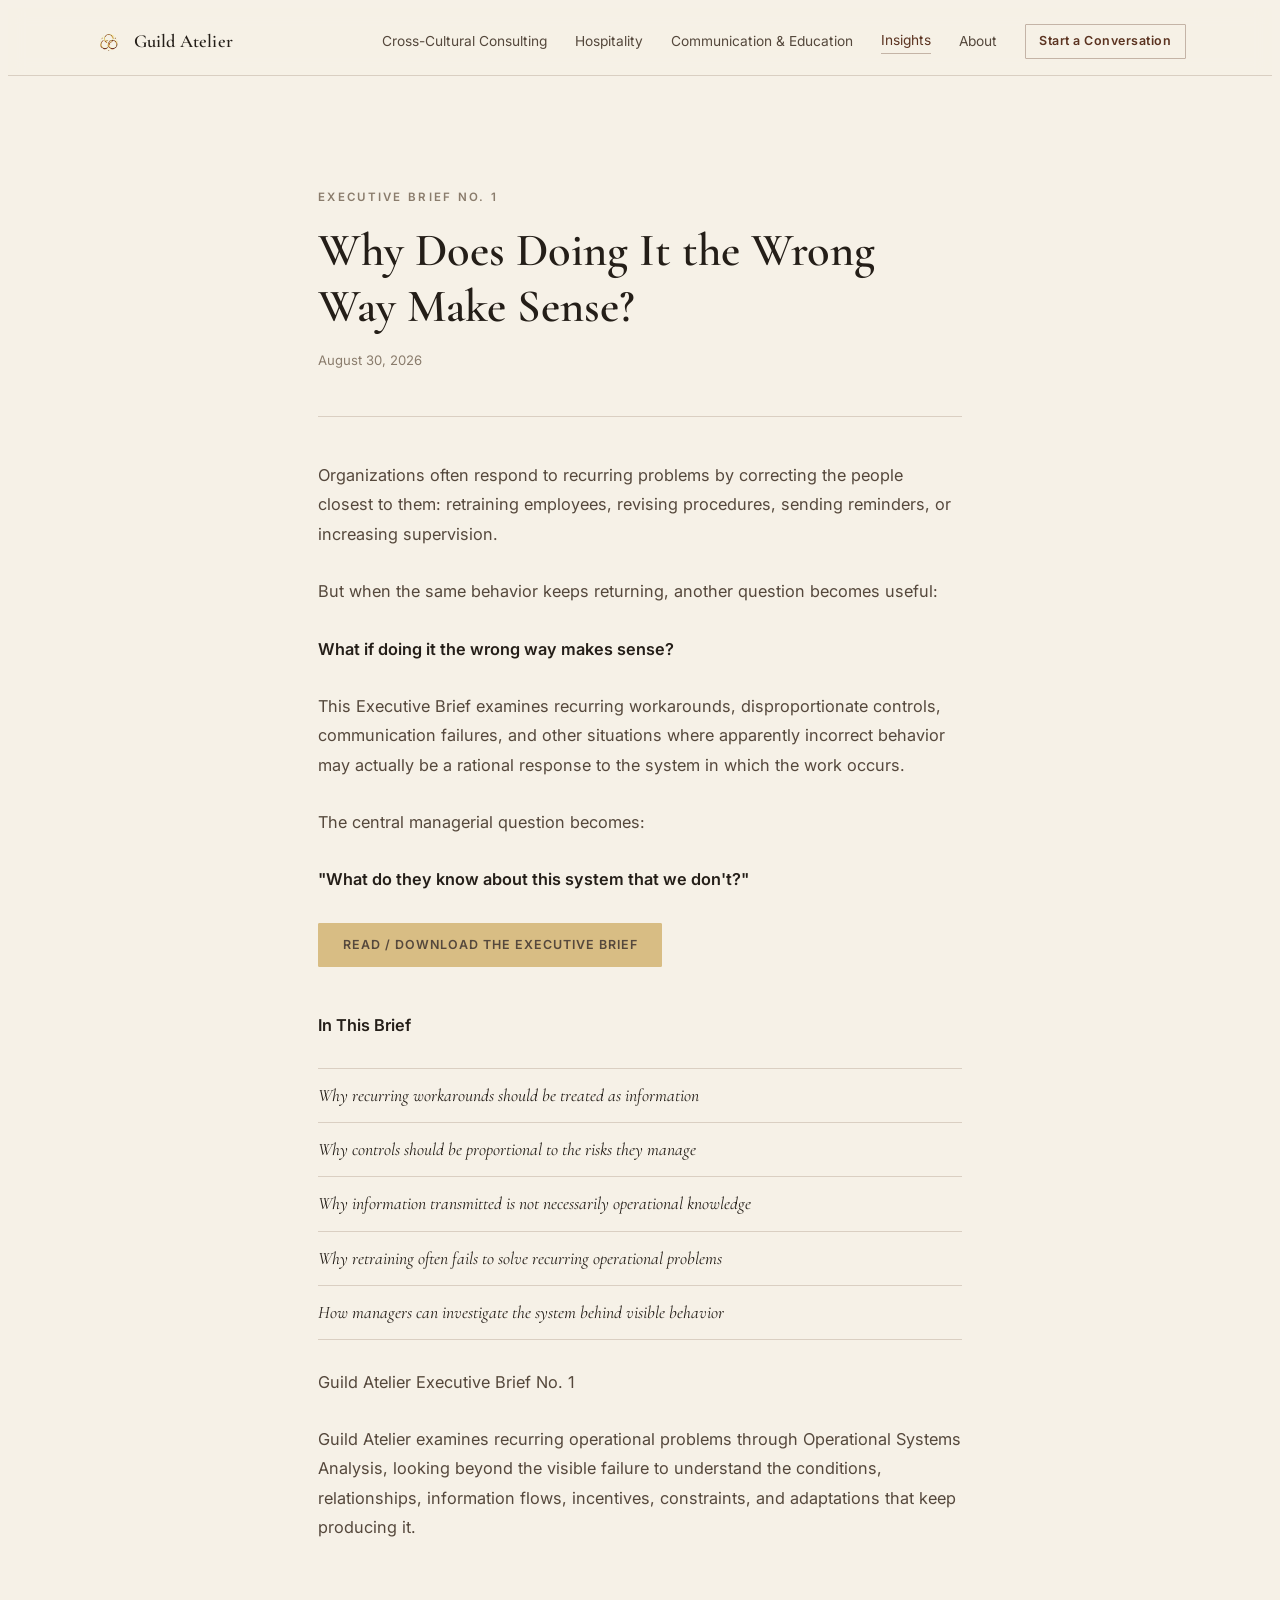
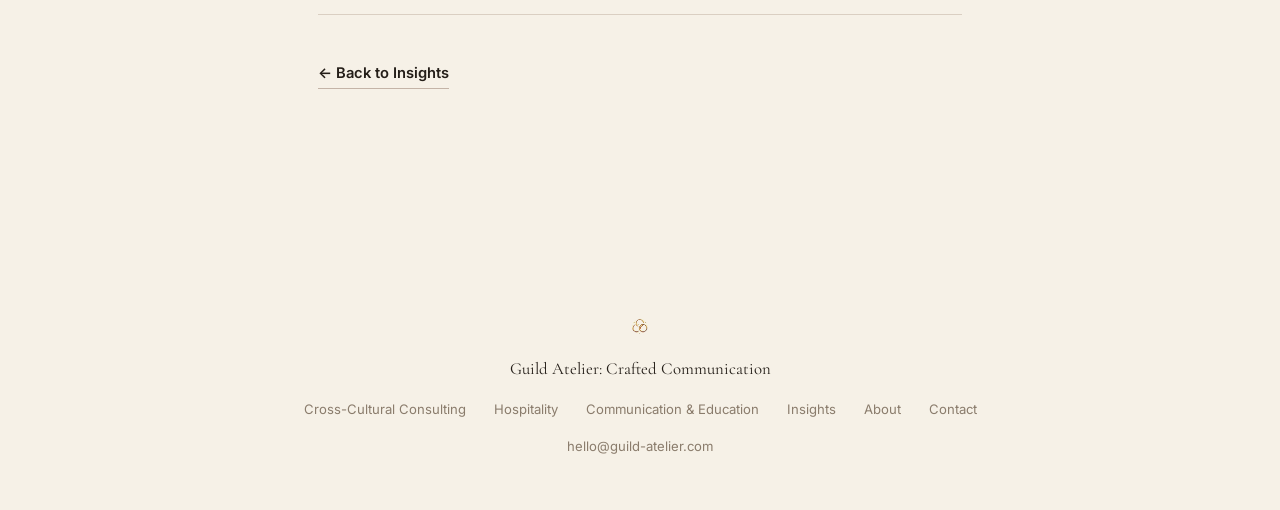
<file: notes/why-does-doing-it-the-wrong-way-make-sense/index.html>
<!DOCTYPE html>
<html lang="en">
<head>
<meta charset="UTF-8">
<meta name="viewport" content="width=device-width, initial-scale=1.0">
<title>Why Does Doing It the Wrong Way Make Sense? | Guild Atelier</title>
<meta name="description" content="An Executive Brief from Guild Atelier on recurring workarounds, disproportionate controls, and what they reveal about the systems that produce them.">
<meta property="og:type" content="article">
<meta property="og:title" content="Why Does Doing It the Wrong Way Make Sense?">
<meta property="og:description" content="Guild Atelier Executive Brief No. 1: what recurring workarounds actually tell you about the system, not the employee.">
<meta property="og:url" content="https://guild-atelier.com/notes/why-does-doing-it-the-wrong-way-make-sense/">
<meta property="og:image" content="https://guild-atelier.com/notes/why-does-doing-it-the-wrong-way-make-sense/cover.jpg">
<meta name="twitter:card" content="summary_large_image">
<meta name="twitter:title" content="Why Does Doing It the Wrong Way Make Sense?">
<meta name="twitter:description" content="Guild Atelier Executive Brief No. 1: what recurring workarounds actually tell you about the system, not the employee.">
<meta name="twitter:image" content="https://guild-atelier.com/notes/why-does-doing-it-the-wrong-way-make-sense/cover.jpg">

<link rel="icon" type="image/x-icon" href="/favicon.ico">
<link rel="icon" type="image/png" sizes="32x32" href="/images/favicon-32x32.png">
<link rel="icon" type="image/png" sizes="16x16" href="/images/favicon-16x16.png">
<link rel="apple-touch-icon" href="/apple-touch-icon.png">

<link rel="preconnect" href="https://fonts.googleapis.com">
<link rel="preconnect" href="https://fonts.gstatic.com" crossorigin>
<link href="https://fonts.googleapis.com/css2?family=Cormorant+Garamond:ital,wght@0,400;0,500;0,600;1,500;1,600&family=Inter:wght@400;500;600&display=swap" rel="stylesheet">

<link rel="stylesheet" href="../../css/homepage.css">
<link rel="stylesheet" href="../notes.css">
<link rel="alternate" type="application/rss+xml" title="Insights | Guild Atelier" href="../feed.xml">
</head>
<body class="ga-page">

<header class="ga-header">
  <div class="ga-header-inner">
    <a href="../../" class="ga-brand">
      <img src="../../images/guild-rings-mark.png" alt="Guild Atelier" class="ga-mark">
      <span class="ga-brand-name">Guild Atelier</span>
    </a>
    <nav class="ga-nav">
      <div class="ga-nav-links">
        <a href="../../cross-cultural-executive-consulting/">Cross-Cultural Consulting</a>
        <a href="../../hospitality/">Hospitality</a>
        <a href="../../communication-education/">Communication &amp; Education</a>
        <a href="../" class="ga-nav-current" aria-current="page">Insights</a>
        <a href="../../#background">About</a>
      </div>
      <a href="../../#contact" class="ga-nav-cta">Start a Conversation</a>
      <button id="lang-toggle" class="ga-lang-toggle" aria-label="Switch language">
        <span class="ga-lang-option ga-lang-en">EN</span>
        <span class="ga-lang-divider">/</span>
        <span class="ga-lang-option ga-lang-vi">VI</span>
      </button>
      <button type="button" class="ga-menu-toggle" id="ga-menu-toggle" aria-expanded="false" aria-controls="ga-mobile-nav" aria-label="Open menu">
        <span></span><span></span><span></span>
      </button>
    </nav>
  </div>
  <div id="ga-mobile-nav" class="ga-mobile-nav" hidden>
    <a href="../../cross-cultural-executive-consulting/">Cross-Cultural Consulting</a>
    <a href="../../hospitality/">Hospitality</a>
    <a href="../../communication-education/">Communication &amp; Education</a>
    <a href="../" class="ga-nav-current" aria-current="page">Insights</a>
    <a href="../../#background">About</a>
    <a href="../../#contact" class="ga-btn">Start a Conversation</a>
  </div>
</header>

<main>
  <article class="ga-note-post">
    <div class="ga-container--essay">
      <div class="ga-note-head">
        <p class="ga-eyebrow">Executive Brief No. 1</p>
        <h1>Why Does Doing It the Wrong Way Make Sense?</h1>
        <p class="ga-note-meta">August 30, 2026</p>
      </div>
      <div class="ga-note-body">
  <p>Organizations often respond to recurring problems by correcting the people closest to them: retraining employees, revising procedures, sending reminders, or increasing supervision.</p>
  <p>But when the same behavior keeps returning, another question becomes useful:</p>
  <p><strong>What if doing it the wrong way makes sense?</strong></p>
  <p>This Executive Brief examines recurring workarounds, disproportionate controls, communication failures, and other situations where apparently incorrect behavior may actually be a rational response to the system in which the work occurs.</p>
  <p>The central managerial question becomes:</p>
  <p><strong>&quot;What do they know about this system that we don&#x27;t?&quot;</strong></p>
  <p class="ga-note-cta"><a href="Guild-Atelier-Executive-Brief-01.pdf" class="ga-btn ga-btn--solid" target="_blank" rel="noopener">Read / Download the Executive Brief</a></p>
  <p><strong>In This Brief</strong></p>
  <ul>
    <li>Why recurring workarounds should be treated as information</li>
    <li>Why controls should be proportional to the risks they manage</li>
    <li>Why information transmitted is not necessarily operational knowledge</li>
    <li>Why retraining often fails to solve recurring operational problems</li>
    <li>How managers can investigate the system behind visible behavior</li>
  </ul>
  <p>Guild Atelier Executive Brief No. 1</p>
  <p>Guild Atelier examines recurring operational problems through Operational Systems Analysis, looking beyond the visible failure to understand the conditions, relationships, information flows, incentives, constraints, and adaptations that keep producing it.</p>
      </div>
      <div class="ga-note-footer">
        <a href="../" class="ga-link">&larr; Back to Insights</a>
      </div>
    </div>
  </article>
</main>

<footer class="ga-footer">
  <img src="../../images/guild-rings-mark.png" alt="Guild Atelier" class="ga-mark">
  <p class="ga-footer-tagline">Guild Atelier: Crafted Communication</p>
  <nav class="ga-footer-nav">
    <a href="../../cross-cultural-executive-consulting/">Cross-Cultural Consulting</a>
    <a href="../../hospitality/">Hospitality</a>
    <a href="../../communication-education/">Communication &amp; Education</a>
    <a href="../">Insights</a>
    <a href="../../#background">About</a>
    <a href="../../#contact">Contact</a>
  </nav>
  <p class="ga-footer-email"><a href="mailto:hello@guild-atelier.com">hello@guild-atelier.com</a></p>
</footer>

<script src="../../js/lang-toggle.js"></script>
<script>
(function () {
  var toggle = document.getElementById('ga-menu-toggle');
  var panel = document.getElementById('ga-mobile-nav');
  if (!toggle || !panel) return;

  function closeMenu() {
    panel.hidden = true;
    toggle.setAttribute('aria-expanded', 'false');
  }
  function openMenu() {
    panel.hidden = false;
    toggle.setAttribute('aria-expanded', 'true');
  }

  toggle.addEventListener('click', function () {
    var isOpen = toggle.getAttribute('aria-expanded') === 'true';
    if (isOpen) { closeMenu(); } else { openMenu(); }
  });

  panel.addEventListener('click', function (e) {
    if (e.target.tagName === 'A') closeMenu();
  });

  document.addEventListener('keydown', function (e) {
    if (e.key === 'Escape') closeMenu();
  });
})();
</script>
</body>
</html>
</file>
<file: css/homepage.css>
/* ============================================================
   GUILD ATELIER — HOMEPAGE (Refined Atelier)
   Self-contained stylesheet, scoped to index.html only.
   Deliberately does not touch /css/styles.css so that
   /hospitality, /professional, /notes and /ielts-coach keep
   their current appearance unchanged.
   ============================================================ */

:root {
  /* ---- Color: warm ivory system, brown as rare accent ---- */
  --ivory:        #F6F1E7;   /* dominant background */
  --ivory-deep:   #EFE7D7;   /* slightly deeper neutral, used once (Communication & Education) */
  --ink:          #241E18;   /* primary text — warm near-black, never pure black */
  --ink-soft:     #55483C;   /* secondary / supporting text on ivory */
  --ink-faint:    #8A7C6C;   /* tertiary text — captions, meta */

  --umber:        #5B3320;   /* the two "heartbeat" fields: Similarity Trap base */
  --umber-deep:   #3A2013;   /* Closing CTA base — deeper, leather-adjacent */
  --umber-line:   rgba(91, 51, 32, 0.18);   /* hairline rules/borders on ivory */
  --umber-line-strong: rgba(91, 51, 32, 0.32);

  --gold:         #A47C2E;  /* restrained gold — linework only */
  --gold-soft:    rgba(164, 124, 46, 0.4);
  --gold-on-umber: #D8BD84; /* muted gold, legible on brown fields */

  --cream:        #F4EBDA;  /* text on umber fields */
  --cream-soft:   rgba(244, 235, 218, 0.83);

  --leather-shadow: rgba(0, 0, 0, 0.35);

  /* ---- Type ---- */
  --font-serif: 'Cormorant Garamond', Georgia, 'Times New Roman', serif;
  --font-sans:  'Inter', -apple-system, BlinkMacSystemFont, 'Segoe UI', sans-serif;

  /* ---- Space ---- */
  --sp-1: 0.5rem;
  --sp-2: 1rem;
  --sp-3: 1.75rem;
  --sp-4: 2.75rem;
  --sp-5: 4.5rem;
  --sp-6: 7rem;
  --sp-7: 9.5rem;

  /* ---- Layout ---- */
  --w-wide:   1180px;
  --w-essay:  700px;
  --w-narrow: 600px;

  --radius: 1px;
}

/* ============================================================
   Reset & base
   ============================================================ */
.ga-page * { margin: 0; padding: 0; box-sizing: border-box; }

.ga-page {
  background: var(--ivory);
  color: var(--ink);
  font-family: var(--font-sans);
  font-size: 16px;
  line-height: 1.65;
  -webkit-font-smoothing: antialiased;
}

.ga-page img { max-width: 100%; display: block; }
.ga-page a { color: inherit; text-decoration: none; }

.ga-page h1, .ga-page h2, .ga-page h3, .ga-page h4 {
  font-family: var(--font-serif);
  color: var(--ink);
  font-weight: 600;
  line-height: 1.18;
}

.ga-page a:focus-visible,
.ga-page button:focus-visible {
  outline: 2px solid var(--gold);
  outline-offset: 3px;
}

@media (prefers-reduced-motion: reduce) {
  .ga-page * { animation-duration: 0.01ms !important; transition-duration: 0.01ms !important; }
}

/* ============================================================
   Shared bits
   ============================================================ */
.ga-container {
  max-width: var(--w-wide);
  margin: 0 auto;
  padding: 0 var(--sp-4);
}
.ga-container--essay {
  max-width: var(--w-essay);
  margin: 0 auto;
  padding: 0 var(--sp-3);
}
.ga-container--narrow {
  max-width: var(--w-narrow);
  margin: 0 auto;
  padding: 0 var(--sp-3);
}

.ga-eyebrow {
  font-family: var(--font-sans);
  font-size: 0.72rem;
  letter-spacing: 0.2em;
  text-transform: uppercase;
  color: var(--ink-faint);
  font-weight: 600;
  margin-bottom: var(--sp-2);
}

.ga-hairline {
  border: none;
  border-top: 1px solid var(--umber-line);
  width: 100%;
}

/* text-first link, used for quiet "read more" style links throughout */
.ga-link {
  display: inline-block;
  font-family: var(--font-sans);
  font-size: 0.92rem;
  font-weight: 600;
  color: var(--umber);
  border-bottom: 1px solid var(--umber-line-strong);
  padding-bottom: 0.15em;
  transition: color 0.2s ease, border-color 0.2s ease;
}
.ga-link:hover { color: var(--gold); border-color: var(--gold); }

.ga-link--on-umber {
  color: var(--cream);
  border-bottom-color: rgba(244, 235, 218, 0.35);
}
.ga-link--on-umber:hover { color: var(--gold-on-umber); border-color: var(--gold-on-umber); }

/* bordered CTA — used everywhere except the closing section */
.ga-btn {
  display: inline-block;
  padding: 0.8em 1.9em;
  border: 1px solid var(--umber);
  color: var(--umber);
  font-family: var(--font-sans);
  font-size: 0.78rem;
  font-weight: 600;
  letter-spacing: 0.08em;
  text-transform: uppercase;
  border-radius: var(--radius);
  transition: background 0.25s ease, color 0.25s ease, border-color 0.25s ease;
}
.ga-btn:hover {
  background: var(--umber);
  color: var(--ivory);
}

/* the ONE solid/filled button on the whole page — Closing CTA only */
.ga-btn--solid {
  background: var(--gold-on-umber);
  border: 1px solid var(--gold-on-umber);
  color: var(--umber-deep);
}
.ga-btn--solid:hover {
  background: var(--cream);
  border-color: var(--cream);
  color: var(--umber-deep);
}

.ga-section-head {
  max-width: var(--w-narrow);
  margin-bottom: var(--sp-4);
}

/* rings mark, used sparingly: header, hero, closing CTA, footer */
.ga-mark {
  display: block;
  width: auto;
}

/* ============================================================
   Header
   ============================================================ */
.ga-header {
  position: sticky;
  top: 0;
  z-index: 20;
  background: rgba(246, 241, 231, 0.92);
  backdrop-filter: blur(8px);
  border-bottom: 1px solid var(--umber-line);
}

.ga-header-inner {
  max-width: var(--w-wide);
  margin: 0 auto;
  padding: 1rem var(--sp-4);
  display: flex;
  align-items: center;
  justify-content: space-between;
  gap: var(--sp-3);
}

.ga-brand {
  display: flex;
  align-items: center;
  gap: 0.6rem;
  flex: 0 0 auto;
}
.ga-brand .ga-mark { width: 30px; height: 30px; }
.ga-brand-name {
  font-family: var(--font-serif);
  font-size: 1.15rem;
  font-weight: 600;
  color: var(--ink);
  letter-spacing: 0.01em;
}

.ga-nav {
  display: flex;
  align-items: center;
  gap: var(--sp-3);
  font-size: 0.86rem;
}
.ga-nav a:not(.ga-nav-cta) {
  color: var(--ink-soft);
  transition: color 0.2s ease;
}
.ga-nav a:not(.ga-nav-cta):hover { color: var(--umber); }

.ga-nav-cta {
  border: 1px solid var(--umber-line-strong);
  padding: 0.5em 1.1em;
  border-radius: var(--radius);
  color: var(--umber) !important;
  font-size: 0.78rem;
  font-weight: 600;
  letter-spacing: 0.04em;
  white-space: nowrap;
  transition: background 0.2s ease, color 0.2s ease, border-color 0.2s ease;
}
.ga-nav-cta:hover {
  background: var(--umber);
  border-color: var(--umber);
  color: var(--ivory) !important;
}

/* The homepage's new copy has no approved Vietnamese translations yet,
   so the toggle is hidden here to avoid promising functionality the
   page can't deliver. The underlying toggle system (js/lang-toggle.js)
   is untouched and still runs on every other page. */
.ga-lang-toggle {
  display: none;
  align-items: center;
  gap: 0.4em;
  background: none;
  border: 1px solid var(--umber-line);
  border-radius: var(--radius);
  padding: 0.42em 0.75em;
  font-family: var(--font-sans);
  font-size: 0.72rem;
  letter-spacing: 0.05em;
  cursor: pointer;
  color: var(--ink-faint);
  flex: 0 0 auto;
}
.ga-lang-toggle:hover { border-color: var(--umber-line-strong); }
.ga-lang-divider { color: var(--ink-faint); opacity: 0.6; }
html[data-current-lang="en"] .ga-lang-en { color: var(--umber); }
html[data-current-lang="vi"] .ga-lang-vi { color: var(--umber); }

/* nav is restructured on smaller screens; see responsive block */
.ga-nav-links { display: flex; align-items: center; gap: var(--sp-3); }

/* Hamburger toggle — hidden on desktop, shown only at the mobile breakpoint */
.ga-menu-toggle {
  display: none;
  flex-direction: column;
  justify-content: center;
  align-items: center;
  gap: 5px;
  width: 34px;
  height: 34px;
  flex: 0 0 auto;
  background: none;
  border: 1px solid var(--umber-line-strong);
  border-radius: var(--radius);
  cursor: pointer;
}
.ga-menu-toggle span {
  display: block;
  width: 15px;
  height: 1px;
  background: var(--ink);
  transition: transform 0.2s ease, opacity 0.2s ease;
}
.ga-menu-toggle[aria-expanded="true"] span:nth-child(1) { transform: translateY(6px) rotate(45deg); }
.ga-menu-toggle[aria-expanded="true"] span:nth-child(2) { opacity: 0; }
.ga-menu-toggle[aria-expanded="true"] span:nth-child(3) { transform: translateY(-6px) rotate(-45deg); }

/* Mobile nav panel — plain vertical list, native [hidden] for accessibility */
.ga-mobile-nav {
  display: none;
}
.ga-mobile-nav:not([hidden]) {
  display: flex;
  flex-direction: column;
  background: var(--ivory);
  border-top: 1px solid var(--umber-line);
  padding: var(--sp-1) var(--sp-3) var(--sp-3);
}
.ga-mobile-nav a:not(.ga-btn) {
  padding: 0.85rem 0.1rem;
  font-size: 1rem;
  color: var(--ink-soft);
  border-bottom: 1px solid var(--umber-line);
}
.ga-mobile-nav a:not(.ga-btn):hover { color: var(--umber); }
.ga-mobile-nav .ga-btn {
  margin-top: var(--sp-2);
  text-align: center;
}

/* ============================================================
   1. Hero — typography only
   ============================================================ */
.ga-hero {
  padding: var(--sp-7) var(--sp-4) var(--sp-6);
}

.ga-hero-inner {
  max-width: 880px;
  margin: 0 auto;
}

.ga-hero-title {
  font-size: clamp(2.6rem, 6vw, 4.4rem);
  letter-spacing: 0.005em;
  max-width: 15ch;
}

.ga-hero-body {
  margin-top: var(--sp-4);
  max-width: 620px;
}

.ga-hero-body p {
  font-size: 1.05rem;
  color: var(--ink-soft);
  line-height: 1.7;
}
.ga-hero-body p + p {
  margin-top: var(--sp-2);
}

/* the second hero line carries more weight — it's the actual thesis */
.ga-hero-thesis {
  font-family: var(--font-serif);
  font-size: 1.3rem !important;
  font-style: italic;
  color: var(--ink) !important;
  line-height: 1.5 !important;
}

.ga-hero-ctas {
  display: flex;
  align-items: center;
  gap: var(--sp-3);
  margin-top: var(--sp-4);
  flex-wrap: wrap;
}

/* ============================================================
   2. The Similarity Trap — heartbeat #1
   ============================================================ */
.ga-trap {
  background: var(--umber);
  padding: var(--sp-6) var(--sp-4);
}

.ga-trap-inner {
  max-width: var(--w-essay);
  margin: 0 auto;
}

.ga-trap-quote {
  font-family: var(--font-serif);
  font-size: clamp(1.7rem, 3.4vw, 2.5rem);
  font-weight: 500;
  font-style: italic;
  color: var(--cream);
  line-height: 1.45;
}

.ga-trap-body {
  margin-top: var(--sp-4);
}
.ga-trap-body p {
  font-size: 0.93rem;
  color: var(--cream-soft);
  line-height: 1.75;
}
.ga-trap-body p + p { margin-top: var(--sp-2); }

.ga-trap-link {
  display: inline-block;
  margin-top: var(--sp-3);
}

/* ============================================================
   3. How We Work — flagship + two secondary
   ============================================================ */
.ga-work {
  padding: var(--sp-6) var(--sp-4);
}

.ga-work-flagship {
  max-width: 760px;
  padding-bottom: var(--sp-5);
  margin-bottom: var(--sp-5);
  border-bottom: 1px solid var(--umber-line);
}

.ga-work-flagship .ga-eyebrow { color: var(--umber); }

.ga-work-flagship h3 {
  font-size: clamp(2rem, 4vw, 2.7rem);
  margin-bottom: var(--sp-2);
}

.ga-work-flagship p {
  font-size: 1.02rem;
  color: var(--ink-soft);
  max-width: 62ch;
  line-height: 1.75;
}

.ga-work-flagship .ga-btn {
  margin-top: var(--sp-3);
}

.ga-work-secondary {
  display: grid;
  grid-template-columns: repeat(2, 1fr);
  gap: var(--sp-5);
  max-width: var(--w-wide);
}

.ga-work-item h4 {
  font-size: 1.35rem;
  margin-bottom: var(--sp-1);
  color: var(--ink);
}

.ga-work-item p {
  font-size: 0.88rem;
  color: var(--ink-soft);
  line-height: 1.7;
}

.ga-work-item .ga-link {
  margin-top: var(--sp-2);
  font-size: 0.85rem;
}

/* ============================================================
   4. Who This Is For
   ============================================================ */
.ga-audience {
  padding: 0 var(--sp-4) 5.75rem; /* tightened from var(--sp-6)/7rem — see note above */
}

.ga-audience-inner {
  max-width: 760px;
}

.ga-audience-primary {
  font-family: var(--font-serif);
  font-size: 1.35rem;
  color: var(--ink);
  line-height: 1.65;
  font-weight: 500;
}

.ga-audience-secondary {
  margin-top: var(--sp-3);
  font-size: 0.88rem;
  color: var(--ink-faint);
  max-width: 56ch;
  line-height: 1.7;
}

/* ============================================================
   5. Background
   ============================================================ */
.ga-background {
  padding: 0 var(--sp-4) var(--sp-6);
}

.ga-background-inner {
  max-width: 700px;
}

.ga-background p {
  font-size: 0.96rem;
  color: var(--ink-soft);
  line-height: 1.75;
}
.ga-background p + p { margin-top: var(--sp-2); }

/* ============================================================
   6. From the Practice — case note
   ============================================================ */
.ga-case {
  padding: 0 var(--sp-4) var(--sp-6);
}

.ga-case-inner {
  max-width: var(--w-essay);
  padding-top: var(--sp-5);
  border-top: 1px solid var(--umber-line);
}

.ga-case-label {
  font-family: var(--font-sans);
  font-size: 0.72rem;
  letter-spacing: 0.2em;
  text-transform: uppercase;
  color: var(--umber);
  font-weight: 600;
  margin-bottom: var(--sp-2);
}

.ga-case h3 {
  font-size: clamp(1.7rem, 3vw, 2.2rem);
  max-width: 22ch;
  margin-bottom: var(--sp-3);
}

.ga-case p {
  font-size: 0.93rem;
  color: var(--ink-soft);
  line-height: 1.8;
}

/* ============================================================
   7. Recent Thinking — editorial index, no thumbnails
   ============================================================ */
.ga-insights {
  padding: 0 var(--sp-4) var(--sp-6);
}

.ga-insights-inner {
  max-width: 820px;
}

.ga-insights-list {
  border-top: 1px solid var(--umber-line);
}

.ga-insight-row {
  display: block;
  padding: var(--sp-3) 0;
  border-bottom: 1px solid var(--umber-line);
  transition: padding-left 0.2s ease;
}
.ga-insight-row:hover { padding-left: 0.4rem; }

.ga-insight-tag {
  font-size: 0.7rem;
  letter-spacing: 0.14em;
  text-transform: uppercase;
  color: var(--umber);
  font-weight: 600;
}

.ga-insight-row h4 {
  font-size: 1.3rem;
  margin-top: 0.35rem;
  color: var(--ink);
}

.ga-insight-desc {
  display: block;
  margin-top: 0.35rem;
  font-size: 0.84rem;
  color: var(--ink-faint);
}

.ga-insights .ga-link { margin-top: var(--sp-3); }

/* ============================================================
   8. Communication, Learned and Practiced
   ============================================================ */
.ga-comm {
  background: var(--ivory-deep);
  padding: var(--sp-5) var(--sp-4);
}

.ga-comm-inner {
  max-width: 700px;
}

.ga-comm h3 {
  font-size: 1.5rem;
  margin-bottom: var(--sp-2);
}

.ga-comm p {
  font-size: 0.89rem;
  color: var(--ink-soft);
  line-height: 1.75;
  max-width: 60ch;
}

.ga-comm-links {
  display: flex;
  gap: var(--sp-4);
  margin-top: var(--sp-3);
  flex-wrap: wrap;
}

/* ============================================================
   9. Closing CTA — heartbeat #2, the leather moment
   ============================================================ */
.ga-closing {
  position: relative;
  padding: var(--sp-6) var(--sp-4);
  text-align: center;
  background:
    radial-gradient(ellipse at 50% -10%, rgba(216, 189, 132, 0.10), transparent 55%),
    linear-gradient(155deg, var(--umber) 0%, var(--umber-deep) 100%);
  overflow: hidden;
}

/* subtle restrained leather-grain suggestion — low-contrast, not a loud texture */
.ga-closing::before {
  content: '';
  position: absolute;
  inset: 0;
  opacity: 0.5;
  mix-blend-mode: overlay;
  background-image: url("data:image/svg+xml,%3Csvg xmlns='http://www.w3.org/2000/svg' width='160' height='160'%3E%3Cfilter id='n'%3E%3CfeTurbulence type='fractalNoise' baseFrequency='0.045' numOctaves='4' stitchTiles='stitch' result='t'/%3E%3CfeColorMatrix in='t' type='matrix' values='0 0 0 0 0  0 0 0 0 0  0 0 0 0 0  0 0 0 0.06 0'/%3E%3C/filter%3E%3Crect width='100%25' height='100%25' filter='url(%23n)'/%3E%3C/svg%3E");
  pointer-events: none;
}

.ga-closing-inner {
  position: relative;
  z-index: 1;
  max-width: 620px;
  margin: 0 auto;
}

.ga-closing .ga-mark {
  width: 38px;
  height: 38px;
  margin: 0 auto 0.5rem; /* tightened from var(--sp-3)/28px — 20px less */
  filter: drop-shadow(0 2px 10px rgba(0,0,0,0.3));
}

.ga-closing h2 {
  font-size: clamp(2.1rem, 4vw, 3rem);
  color: var(--cream);
}

.ga-closing p {
  margin-top: var(--sp-3);
  font-size: 0.96rem;
  color: var(--cream-soft);
  line-height: 1.75;
}

.ga-closing .ga-btn--solid {
  margin-top: var(--sp-4);
}

/* ============================================================
   Footer
   ============================================================ */
.ga-footer {
  padding: var(--sp-5) var(--sp-4) var(--sp-4);
  text-align: center;
}

.ga-footer .ga-mark {
  width: 26px;
  height: 26px;
  margin: 0 auto var(--sp-2);
  opacity: 0.85;
}

.ga-footer-tagline {
  font-family: var(--font-serif);
  font-size: 1.05rem;
  color: var(--ink);
  margin-bottom: var(--sp-2);
}

.ga-footer-nav {
  display: flex;
  justify-content: center;
  flex-wrap: wrap;
  gap: var(--sp-1) var(--sp-3);
  font-size: 0.82rem;
  color: var(--ink-faint);
  margin-bottom: var(--sp-2);
}
.ga-footer-nav a:hover { color: var(--umber); }

.ga-footer-email {
  font-size: 0.82rem;
  color: var(--ink-faint);
}
.ga-footer-email a:hover { color: var(--umber); }

/* ============================================================
   Responsive
   ============================================================ */
@media (max-width: 980px) {
  .ga-work-secondary { grid-template-columns: 1fr; gap: var(--sp-4); }
}

@media (max-width: 860px) {
  .ga-nav-links { display: none; }
  .ga-nav-cta { display: none; }
  .ga-menu-toggle { display: flex; }
  .ga-header-inner { padding: 0.9rem var(--sp-3); }

  .ga-hero { padding: var(--sp-6) var(--sp-3) var(--sp-5); }
  .ga-hero-title { max-width: 100%; }
  .ga-hero-ctas { flex-direction: column; align-items: flex-start; gap: var(--sp-2); }

  .ga-trap { padding: var(--sp-5) var(--sp-3); }
  .ga-work { padding: var(--sp-5) var(--sp-3); }
  .ga-audience { padding: 0 var(--sp-3) var(--sp-5); }
  .ga-background { padding: 0 var(--sp-3) var(--sp-5); }
  .ga-case { padding: 0 var(--sp-3) var(--sp-5); }
  .ga-insights { padding: 0 var(--sp-3) var(--sp-5); }
  .ga-comm { padding: var(--sp-4) var(--sp-3); }
  .ga-closing { padding: var(--sp-5) var(--sp-3); }
  .ga-footer { padding: var(--sp-4) var(--sp-3) var(--sp-3); }

  .ga-work-flagship { margin-bottom: var(--sp-4); padding-bottom: var(--sp-4); }
}

@media (max-width: 480px) {
  .ga-brand-name { display: none; }
  .ga-comm-links { flex-direction: column; gap: var(--sp-2); }
}
</file>
<file: about/about.css>
/* ============================================================
   GUILD ATELIER — ABOUT
   Page-specific stylesheet. Loaded alongside /css/homepage.css,
   which supplies the Refined Atelier tokens (:root), reset, and
   shared components (.ga-container, .ga-eyebrow, .ga-link, .ga-btn,
   .ga-hairline, header, .ga-trap, .ga-closing, .ga-footer,
   mobile nav).
   This file is self-contained, following the same pattern as
   cross-cultural.css / hospitality.css / communication-education.css
   / notes.css: it defines its own section classes so this page
   never depends on any of those files loading, and it never
   redeclares homepage selectors, so /index.html and its CSS
   remain untouched.
   ============================================================ */

/* ---- Active nav state (About only) ---- */
.ga-nav a.ga-nav-current:not(.ga-nav-cta) {
  color: var(--umber);
  border-bottom: 1px solid var(--umber-line-strong);
  padding-bottom: 0.15em;
}
.ga-mobile-nav a.ga-nav-current {
  color: var(--umber);
}

/* ============================================================
   Page Hero — same quiet treatment used on the other practice
   pages. No portrait here; the portrait lives in Experience.
   ============================================================ */
.ga-page-hero {
  padding: var(--sp-6) var(--sp-4) var(--sp-5);
}
.ga-page-hero-inner {
  max-width: 820px;
  margin: 0 auto;
}
.ga-page-hero-title {
  font-size: clamp(2.2rem, 4.6vw, 3.4rem);
  line-height: 1.22;
  max-width: 18ch;
}
.ga-page-hero-body {
  margin-top: var(--sp-4);
  max-width: 620px;
}
.ga-page-hero-body p {
  font-size: 1.02rem;
  color: var(--ink-soft);
  line-height: 1.7;
}

/* ============================================================
   The Through-Line — light editorial section, echoing the
   .ga-reframe pattern used elsewhere, with its own question list
   and a restrained link into Insights.
   ============================================================ */
.ga-throughline {
  padding: var(--sp-6) var(--sp-4);
  border-top: 1px solid var(--umber-line);
}
.ga-throughline-inner {
  max-width: var(--w-essay);
  margin: 0 auto;
}
.ga-throughline h2 {
  font-size: clamp(1.8rem, 3.2vw, 2.3rem);
  max-width: 22ch;
  margin-bottom: var(--sp-3);
}
.ga-throughline p {
  font-size: 0.98rem;
  color: var(--ink-soft);
  line-height: 1.78;
}
.ga-throughline p + p {
  margin-top: var(--sp-3);
}

.ga-throughline-list {
  list-style: none;
  margin: var(--sp-3) 0;
  padding: 0;
  border-top: 1px solid var(--umber-line);
}
.ga-throughline-list li {
  font-family: var(--font-serif);
  font-style: italic;
  font-size: 1.12rem;
  color: var(--ink);
  padding: 0.75rem 0;
  border-bottom: 1px solid var(--umber-line);
}

.ga-throughline .ga-link {
  display: inline-block;
  margin-top: var(--sp-3);
}

/* ============================================================
   Experience — the most personal section: asymmetric portrait +
   first-person narrative. Light background, no umber here (the
   umber treatment belongs to How Guild Atelier Works instead).
   ============================================================ */
.ga-experience {
  padding: var(--sp-6) var(--sp-4);
  border-top: 1px solid var(--umber-line);
}
.ga-experience-inner {
  max-width: var(--w-wide);
  margin: 0 auto;
}
.ga-experience h2 {
  font-size: clamp(1.8rem, 3.2vw, 2.3rem);
  max-width: 22ch;
  margin-bottom: var(--sp-4);
}
.ga-experience-grid {
  display: grid;
  grid-template-columns: 1.5fr 1fr;
  gap: var(--sp-6);
  align-items: start;
}
.ga-experience-text p {
  font-size: 0.98rem;
  color: var(--ink-soft);
  line-height: 1.78;
}
.ga-experience-text p + p {
  margin-top: var(--sp-3);
}

.ga-experience-portrait {
  width: 100%;
}
.ga-experience-portrait img {
  width: 100%;
  height: auto;
  display: block;
  border-radius: var(--radius);
}

/* ============================================================
   How Guild Atelier Works — the page's one umber section,
   reusing the .ga-trap visual language directly.
   ============================================================ */
/* No overrides needed: .ga-trap / .ga-trap-inner / .ga-trap-quote /
   .ga-trap-body come from homepage.css and are used as-is. */

/* Closing CTA reuses .ga-closing directly from homepage.css. */

/* ============================================================
   Responsive
   ============================================================ */
@media (max-width: 980px) {
  .ga-experience-grid {
    grid-template-columns: 1fr;
    gap: var(--sp-4);
  }
  /* Heading. Portrait. Then body copy, per the approved mobile order. */
  .ga-experience-portrait {
    order: -1;
    max-width: 420px;
    margin: 0 auto;
  }
}

@media (max-width: 860px) {
  .ga-page-hero { padding: var(--sp-5) var(--sp-3) var(--sp-4); }
  .ga-throughline { padding: var(--sp-5) var(--sp-3); }
  .ga-experience { padding: var(--sp-5) var(--sp-3); }
}
</file>
<file: communication-education/communication-education.css>
/* ============================================================
   GUILD ATELIER — COMMUNICATION & EDUCATION
   Page-specific stylesheet. Loaded alongside /css/homepage.css,
   which supplies the Refined Atelier tokens (:root), reset, and
   shared components (.ga-container, .ga-eyebrow, .ga-link, .ga-btn,
   .ga-hairline, header, .ga-trap, .ga-background, .ga-closing,
   .ga-footer, mobile nav).
   This file is self-contained, following the same pattern as
   cross-cultural.css and hospitality.css: it defines its own
   section classes so this page never depends on either of those
   files loading. It never redeclares homepage selectors, so
   /index.html and its CSS remain untouched.

   Note: the "Communication Is Practiced" section reuses the
   homepage's .ga-trap component directly with NO eyebrow markup
   (per copy-lock correction), so no on-umber eyebrow override is
   needed in this file, unlike cross-cultural.css / hospitality.css.
   ============================================================ */

/* ---- Active nav state (this page only) ---- */
.ga-nav a.ga-nav-current:not(.ga-nav-cta) {
  color: var(--umber);
  border-bottom: 1px solid var(--umber-line-strong);
  padding-bottom: 0.15em;
}
.ga-mobile-nav a.ga-nav-current {
  color: var(--umber);
}

/* ============================================================
   Page Hero — typography only, one notch quieter than the
   homepage hero, matching the treatment used on the other two
   practice pages so all three read as siblings.
   ============================================================ */
.ga-page-hero {
  padding: var(--sp-6) var(--sp-4) var(--sp-5);
}

.ga-page-hero-inner {
  max-width: 820px;
  margin: 0 auto;
}

.ga-page-hero-title {
  font-size: clamp(2.2rem, 4.6vw, 3.4rem);
  line-height: 1.22;
  max-width: 18ch;
}

.ga-page-hero-body {
  margin-top: var(--sp-4);
  max-width: 620px;
}
.ga-page-hero-body p {
  font-size: 1.02rem;
  color: var(--ink-soft);
  line-height: 1.7;
}

.ga-page-hero-ctas {
  margin-top: var(--sp-4);
}

/* ============================================================
   Shared light editorial pattern — used by Knowing vs. Using,
   Professional Communication, and The Other 166 Hours, so those
   sections visually echo one another.
   ============================================================ */
.ga-reframe {
  padding: var(--sp-6) var(--sp-4);
  border-top: 1px solid var(--umber-line);
}
.ga-reframe-inner {
  max-width: var(--w-essay);
  margin: 0 auto;
}
.ga-reframe h2 {
  font-size: clamp(1.8rem, 3.2vw, 2.3rem);
  max-width: 22ch;
  margin-bottom: var(--sp-3);
}
.ga-reframe p {
  font-size: 0.96rem;
  color: var(--ink-soft);
  line-height: 1.78;
}
.ga-reframe p + p {
  margin-top: var(--sp-2);
}

/* the italic pull line used where a section calls for one
   (Knowing vs. Using). Professional Communication and The Other
   166 Hours end on plain paragraphs and do NOT use this class. */
.ga-pull {
  font-family: var(--font-serif);
  font-style: italic;
  font-weight: 500;
  font-size: clamp(1.25rem, 2.2vw, 1.55rem);
  color: var(--umber);
  line-height: 1.5;
  margin-top: var(--sp-3);
}

/* ============================================================
   What Effective Communication Requires — editorial index
   ============================================================ */
.ga-examine {
  padding: var(--sp-6) var(--sp-4);
}
.ga-examine-inner {
  max-width: 840px;
  margin: 0 auto;
}
.ga-examine-intro {
  font-size: 0.98rem;
  color: var(--ink-soft);
  line-height: 1.75;
  max-width: 62ch;
  margin-bottom: var(--sp-4);
}
.ga-examine-list {
  border-top: 1px solid var(--umber-line);
}
.ga-examine-item {
  display: grid;
  grid-template-columns: 260px 1fr;
  gap: var(--sp-4);
  align-items: baseline;
  padding: var(--sp-3) 0;
  border-bottom: 1px solid var(--umber-line);
}
.ga-examine-label {
  font-family: var(--font-sans);
  font-size: 0.78rem;
  letter-spacing: 0.08em;
  text-transform: uppercase;
  font-weight: 600;
  color: var(--ink);
}
.ga-examine-q {
  font-family: var(--font-serif);
  font-style: italic;
  font-size: 1.15rem;
  color: var(--ink-soft);
  line-height: 1.55;
}

/* ============================================================
   Ways We Work — single-column editorial index (five items,
   same resolution used on the Hospitality page).
   ============================================================ */
.ga-ways {
  padding: var(--sp-6) var(--sp-4);
}
.ga-ways-inner {
  max-width: var(--w-essay);
  margin: 0 auto;
}
.ga-ways-intro {
  font-size: 0.98rem;
  color: var(--ink-soft);
  line-height: 1.75;
  padding-bottom: var(--sp-4);
  margin-bottom: var(--sp-2);
  border-bottom: 1px solid var(--umber-line);
}
.ga-ways-list {
  border-top: 1px solid var(--umber-line);
}
.ga-ways-item {
  padding: var(--sp-3) 0;
  border-bottom: 1px solid var(--umber-line);
}
.ga-ways-item h4 {
  font-family: var(--font-serif);
  font-size: 1.3rem;
  margin-bottom: 0.3rem;
}
.ga-ways-item p {
  font-size: 0.92rem;
  color: var(--ink-soft);
  line-height: 1.7;
}

/* ============================================================
   Who This Is For / How It Starts
   ============================================================ */
.ga-engage {
  padding: var(--sp-6) var(--sp-4);
  border-top: 1px solid var(--umber-line);
}
.ga-engage-inner {
  max-width: var(--w-essay);
  margin: 0 auto;
}
.ga-engage h2 {
  font-size: clamp(1.8rem, 3.2vw, 2.3rem);
  max-width: 22ch;
  margin-bottom: var(--sp-3);
}
.ga-engage-intro {
  font-size: 0.96rem;
  color: var(--ink-soft);
  line-height: 1.78;
}
.ga-engage-list {
  list-style: none;
  margin: var(--sp-4) 0 0;
  padding: 0;
  border-top: 1px solid var(--umber-line);
}
.ga-engage-list li {
  font-family: var(--font-serif);
  font-style: italic;
  font-size: 1.15rem;
  color: var(--ink);
  padding: 0.8rem 0;
  border-bottom: 1px solid var(--umber-line);
}

/* ============================================================
   Responsive
   ============================================================ */
@media (max-width: 860px) {
  .ga-page-hero { padding: var(--sp-5) var(--sp-3) var(--sp-4); }
  .ga-reframe { padding: var(--sp-5) var(--sp-3); }
  .ga-examine { padding: var(--sp-5) var(--sp-3); }
  .ga-ways { padding: var(--sp-5) var(--sp-3); }
  .ga-engage { padding: var(--sp-5) var(--sp-3); }

  .ga-examine-item {
    grid-template-columns: 1fr;
    gap: 0.4rem;
  }
}

@media (max-width: 480px) {
  .ga-engage-list li { font-size: 1.05rem; }
}
</file>
<file: cross-cultural-executive-consulting/cross-cultural.css>
/* ============================================================
   GUILD ATELIER — CROSS-CULTURAL & EXECUTIVE CONSULTING
   Page-specific stylesheet. Loaded alongside /css/homepage.css,
   which supplies the Refined Atelier tokens (:root), reset, and
   shared components (.ga-container, .ga-eyebrow, .ga-link, .ga-btn,
   .ga-hairline, header, .ga-trap, .ga-case, .ga-background,
   .ga-closing, .ga-footer, mobile nav).
   This file only adds what the homepage doesn't already define,
   and never redeclares homepage selectors, so /index.html and its
   CSS remain completely untouched.
   ============================================================ */

/* ---- Active nav state (this page only) ---- */
.ga-nav a.ga-nav-current:not(.ga-nav-cta) {
  color: var(--umber);
  border-bottom: 1px solid var(--umber-line-strong);
  padding-bottom: 0.15em;
}
.ga-mobile-nav a.ga-nav-current {
  color: var(--umber);
}

/* ============================================================
   Page Hero — typography only, one notch quieter than the
   homepage hero so the visitor reads this as the deeper page,
   not a second homepage.
   ============================================================ */
.ga-page-hero {
  padding: var(--sp-6) var(--sp-4) var(--sp-5);
}

.ga-page-hero-inner {
  max-width: 820px;
  margin: 0 auto;
}

.ga-page-hero-title {
  font-size: clamp(2.2rem, 4.6vw, 3.4rem);
  line-height: 1.22;
  max-width: 17ch;
}

.ga-page-hero-body {
  margin-top: var(--sp-4);
  max-width: 620px;
}
.ga-page-hero-body p {
  font-size: 1.02rem;
  color: var(--ink-soft);
  line-height: 1.7;
}

.ga-page-hero-ctas {
  margin-top: var(--sp-4);
}

/* ============================================================
   Shared "reframing" section pattern — used by The Problem and
   Culture or System?, so the two sections visually echo each
   other as specified in the design notes.
   ============================================================ */
.ga-reframe {
  padding: var(--sp-6) var(--sp-4);
  border-top: 1px solid var(--umber-line);
}
.ga-reframe-inner {
  max-width: var(--w-essay);
  margin: 0 auto;
}
.ga-reframe h2 {
  font-size: clamp(1.8rem, 3.2vw, 2.3rem);
  max-width: 20ch;
  margin-bottom: var(--sp-3);
}
.ga-reframe p {
  font-size: 0.96rem;
  color: var(--ink-soft);
  line-height: 1.78;
}
.ga-reframe p + p {
  margin-top: var(--sp-2);
}

/* the single italic pull line at the base of a reframe section */
.ga-pull {
  font-family: var(--font-serif);
  font-style: italic;
  font-weight: 500;
  font-size: clamp(1.25rem, 2.2vw, 1.55rem);
  color: var(--umber);
  line-height: 1.5;
  margin-top: var(--sp-3);
}

/* ============================================================
   The Similarity Trap — eyebrow + pull-quote additions on top
   of the homepage's existing .ga-trap block, which is reused
   as-is for background, quote, and body styling.
   ============================================================ */
.ga-eyebrow--on-umber {
  color: var(--gold-on-umber);
}

.ga-trap-pull {
  margin-top: var(--sp-3);
  font-family: var(--font-serif);
  font-style: italic;
  font-weight: 500;
  font-size: 1.2rem;
  color: var(--gold-on-umber);
  line-height: 1.5;
}

/* ============================================================
   What We Examine — editorial index, not a card grid
   ============================================================ */
.ga-examine {
  padding: var(--sp-6) var(--sp-4);
}
.ga-examine-inner {
  max-width: 840px;
  margin: 0 auto;
}
.ga-examine-intro {
  font-size: 0.98rem;
  color: var(--ink-soft);
  line-height: 1.75;
  max-width: 62ch;
  margin-bottom: var(--sp-4);
}
.ga-examine-list {
  border-top: 1px solid var(--umber-line);
}
.ga-examine-item {
  display: grid;
  grid-template-columns: 260px 1fr;
  gap: var(--sp-4);
  align-items: baseline;
  padding: var(--sp-3) 0;
  border-bottom: 1px solid var(--umber-line);
}
.ga-examine-label {
  font-family: var(--font-sans);
  font-size: 0.78rem;
  letter-spacing: 0.08em;
  text-transform: uppercase;
  font-weight: 600;
  color: var(--ink);
}
.ga-examine-label span {
  color: var(--umber);
  margin-right: 0.6em;
}
.ga-examine-q {
  font-family: var(--font-serif);
  font-style: italic;
  font-size: 1.15rem;
  color: var(--ink-soft);
  line-height: 1.55;
}

/* ============================================================
   Ways We Work — paired editorial layout, not four service cards
   ============================================================ */
.ga-ways {
  padding: var(--sp-6) var(--sp-4);
}
.ga-ways-inner {
  max-width: var(--w-wide);
  margin: 0 auto;
}
.ga-ways-intro {
  max-width: 62ch;
  font-size: 0.98rem;
  color: var(--ink-soft);
  line-height: 1.75;
  padding-bottom: var(--sp-4);
  margin-bottom: var(--sp-5);
  border-bottom: 1px solid var(--umber-line);
}
.ga-ways-grid {
  display: grid;
  grid-template-columns: repeat(2, 1fr);
  gap: var(--sp-5);
}
.ga-ways-item h4 {
  font-size: 1.35rem;
  margin-bottom: var(--sp-1);
}
.ga-ways-item p {
  font-size: 0.9rem;
  color: var(--ink-soft);
  line-height: 1.7;
}

/* ============================================================
   How an Engagement Starts
   ============================================================ */
.ga-engage {
  padding: var(--sp-6) var(--sp-4);
  border-top: 1px solid var(--umber-line);
}
.ga-engage-inner {
  max-width: var(--w-essay);
  margin: 0 auto;
}
.ga-engage h2 {
  font-size: clamp(1.8rem, 3.2vw, 2.3rem);
  max-width: 20ch;
  margin-bottom: var(--sp-3);
}
.ga-engage-intro {
  font-size: 0.96rem;
  color: var(--ink-soft);
  line-height: 1.78;
}
.ga-engage-list {
  list-style: none;
  margin: var(--sp-4) 0;
  padding: 0;
  border-top: 1px solid var(--umber-line);
}
.ga-engage-list li {
  font-family: var(--font-serif);
  font-style: italic;
  font-size: 1.2rem;
  color: var(--ink);
  padding: 0.85rem 0;
  border-bottom: 1px solid var(--umber-line);
}
.ga-engage-outro {
  font-size: 0.96rem;
  color: var(--ink-soft);
  line-height: 1.78;
}

/* ============================================================
   Responsive
   ============================================================ */
@media (max-width: 860px) {
  .ga-page-hero { padding: var(--sp-5) var(--sp-3) var(--sp-4); }
  .ga-reframe { padding: var(--sp-5) var(--sp-3); }
  .ga-examine { padding: var(--sp-5) var(--sp-3); }
  .ga-ways { padding: var(--sp-5) var(--sp-3); }
  .ga-engage { padding: var(--sp-5) var(--sp-3); }

  .ga-examine-item {
    grid-template-columns: 1fr;
    gap: 0.4rem;
  }

  .ga-ways-grid {
    grid-template-columns: 1fr;
    gap: var(--sp-4);
  }
}

@media (max-width: 480px) {
  .ga-engage-list li { font-size: 1.08rem; }
}
</file>
<file: hospitality/hospitality.css>
/* ============================================================
   GUILD ATELIER — HOSPITALITY CONSULTING
   Page-specific stylesheet. Loaded alongside /css/homepage.css,
   which supplies the Refined Atelier tokens (:root), reset, and
   shared components (.ga-container, .ga-eyebrow, .ga-link, .ga-btn,
   .ga-hairline, header, .ga-trap, .ga-background, .ga-closing,
   .ga-footer, mobile nav).
   This file is self-contained: it defines its own section
   patterns (some intentionally named the same as the equivalent
   Cross-Cultural page classes, e.g. .ga-reframe, .ga-pull,
   .ga-examine, .ga-engage) so this page never depends on
   cross-cultural.css loading. It never redeclares homepage
   selectors, so /index.html and its CSS remain untouched.
   ============================================================ */

/* ---- Active nav state (this page only) ---- */
.ga-nav a.ga-nav-current:not(.ga-nav-cta) {
  color: var(--umber);
  border-bottom: 1px solid var(--umber-line-strong);
  padding-bottom: 0.15em;
}
.ga-mobile-nav a.ga-nav-current {
  color: var(--umber);
}

/* ============================================================
   Page Hero — typography only, one notch quieter than the
   homepage hero, matching the treatment used on the
   Cross-Cultural page so the two pages read as siblings.
   ============================================================ */
.ga-page-hero {
  padding: var(--sp-6) var(--sp-4) var(--sp-5);
}

.ga-page-hero-inner {
  max-width: 820px;
  margin: 0 auto;
}

.ga-page-hero-title {
  font-size: clamp(2.2rem, 4.6vw, 3.4rem);
  line-height: 1.22;
  max-width: 17ch;
}

.ga-page-hero-body {
  margin-top: var(--sp-4);
  max-width: 620px;
}
.ga-page-hero-body p {
  font-size: 1.02rem;
  color: var(--ink-soft);
  line-height: 1.7;
}

.ga-page-hero-ctas {
  margin-top: var(--sp-4);
}

/* ============================================================
   Shared light editorial pattern — used by The Gap, Where
   Service Actually Happens, and Service Recovery, so those
   three sections visually echo one another.
   ============================================================ */
.ga-reframe {
  padding: var(--sp-6) var(--sp-4);
  border-top: 1px solid var(--umber-line);
}
.ga-reframe-inner {
  max-width: var(--w-essay);
  margin: 0 auto;
}
.ga-reframe h2 {
  font-size: clamp(1.8rem, 3.2vw, 2.3rem);
  max-width: 22ch;
  margin-bottom: var(--sp-3);
}
.ga-reframe p {
  font-size: 0.96rem;
  color: var(--ink-soft);
  line-height: 1.78;
}
.ga-reframe p + p {
  margin-top: var(--sp-2);
}

/* the italic pull line used where a section calls for one
   (Service Recovery). Where Service Actually Happens ends on
   a plain paragraph deliberately and does NOT use this class. */
.ga-pull {
  font-family: var(--font-serif);
  font-style: italic;
  font-weight: 500;
  font-size: clamp(1.25rem, 2.2vw, 1.55rem);
  color: var(--umber);
  line-height: 1.5;
  margin-top: var(--sp-3);
}

/* ---- eyebrow on umber, for the Training or Something Else?
   section, which reuses the homepage's .ga-trap component ---- */
.ga-eyebrow--on-umber {
  color: var(--gold-on-umber);
}

/* ============================================================
   What We Look At — editorial index, not a card grid
   ============================================================ */
.ga-examine {
  padding: var(--sp-6) var(--sp-4);
}
.ga-examine-inner {
  max-width: 840px;
  margin: 0 auto;
}
.ga-examine-intro {
  font-size: 0.98rem;
  color: var(--ink-soft);
  line-height: 1.75;
  max-width: 62ch;
  margin-bottom: var(--sp-4);
}
.ga-examine-list {
  border-top: 1px solid var(--umber-line);
}
.ga-examine-item {
  display: grid;
  grid-template-columns: 260px 1fr;
  gap: var(--sp-4);
  align-items: baseline;
  padding: var(--sp-3) 0;
  border-bottom: 1px solid var(--umber-line);
}
.ga-examine-label {
  font-family: var(--font-sans);
  font-size: 0.78rem;
  letter-spacing: 0.08em;
  text-transform: uppercase;
  font-weight: 600;
  color: var(--ink);
}
.ga-examine-q {
  font-family: var(--font-serif);
  font-style: italic;
  font-size: 1.15rem;
  color: var(--ink-soft);
  line-height: 1.55;
}

/* ============================================================
   Ways We Work — single-column editorial index. Five items
   don't divide cleanly into the two-column grid used on the
   Cross-Cultural page, so this page uses a related but distinct
   pattern: one column, thin rules, larger serif titles.
   ============================================================ */
.ga-ways {
  padding: var(--sp-6) var(--sp-4);
}
.ga-ways-inner {
  max-width: var(--w-essay);
  margin: 0 auto;
}
.ga-ways-intro {
  font-size: 0.98rem;
  color: var(--ink-soft);
  line-height: 1.75;
  padding-bottom: var(--sp-4);
  margin-bottom: var(--sp-2);
  border-bottom: 1px solid var(--umber-line);
}
.ga-ways-list {
  border-top: 1px solid var(--umber-line);
}
.ga-ways-item {
  padding: var(--sp-3) 0;
  border-bottom: 1px solid var(--umber-line);
}
.ga-ways-item h4 {
  font-family: var(--font-serif);
  font-size: 1.3rem;
  margin-bottom: 0.3rem;
}
.ga-ways-item p {
  font-size: 0.92rem;
  color: var(--ink-soft);
  line-height: 1.7;
}

/* ============================================================
   How an Engagement Starts
   ============================================================ */
.ga-engage {
  padding: var(--sp-6) var(--sp-4);
  border-top: 1px solid var(--umber-line);
}
.ga-engage-inner {
  max-width: var(--w-essay);
  margin: 0 auto;
}
.ga-engage h2 {
  font-size: clamp(1.8rem, 3.2vw, 2.3rem);
  max-width: 22ch;
  margin-bottom: var(--sp-3);
}
.ga-engage-intro {
  font-size: 0.96rem;
  color: var(--ink-soft);
  line-height: 1.78;
}
.ga-engage-list {
  list-style: none;
  margin: var(--sp-4) 0;
  padding: 0;
  border-top: 1px solid var(--umber-line);
}
.ga-engage-list li {
  font-family: var(--font-serif);
  font-style: italic;
  font-size: 1.15rem;
  color: var(--ink);
  padding: 0.8rem 0;
  border-bottom: 1px solid var(--umber-line);
}
.ga-engage-outro {
  font-size: 0.96rem;
  color: var(--ink-soft);
  line-height: 1.78;
}

/* ============================================================
   Responsive
   ============================================================ */
@media (max-width: 860px) {
  .ga-page-hero { padding: var(--sp-5) var(--sp-3) var(--sp-4); }
  .ga-reframe { padding: var(--sp-5) var(--sp-3); }
  .ga-examine { padding: var(--sp-5) var(--sp-3); }
  .ga-ways { padding: var(--sp-5) var(--sp-3); }
  .ga-engage { padding: var(--sp-5) var(--sp-3); }

  .ga-examine-item {
    grid-template-columns: 1fr;
    gap: 0.4rem;
  }
}

@media (max-width: 480px) {
  .ga-engage-list li { font-size: 1.05rem; }
}
</file>
<file: notes/notes.css>
/* ============================================================
   GUILD ATELIER — INSIGHTS / NOTES
   Page-specific stylesheet. Loaded alongside /css/homepage.css,
   which supplies the Refined Atelier tokens (:root), reset, and
   shared components (.ga-container, .ga-eyebrow, .ga-link, .ga-btn,
   .ga-hairline, header, .ga-trap, .ga-insights, .ga-closing,
   .ga-footer, mobile nav).
   This file is self-contained, following the same pattern as
   cross-cultural.css / hospitality.css / communication-education.css:
   it defines its own section/article classes so this page never
   depends on any of those files loading, and it never redeclares
   homepage selectors, so /index.html and its CSS remain untouched.

   Used by both the Insights landing page (/notes/index.html) and
   every individual Note article (/notes/<slug>/index.html).
   ============================================================ */

/* ---- Active nav state (Insights + every Note article) ---- */
.ga-nav a.ga-nav-current:not(.ga-nav-cta) {
  color: var(--umber);
  border-bottom: 1px solid var(--umber-line-strong);
  padding-bottom: 0.15em;
}
.ga-mobile-nav a.ga-nav-current {
  color: var(--umber);
}

/* ============================================================
   Page Hero — same quiet treatment used on the other practice
   pages, so Insights reads as a sibling rather than a different
   kind of page.
   ============================================================ */
.ga-page-hero {
  padding: var(--sp-6) var(--sp-4) var(--sp-5);
}
.ga-page-hero-inner {
  max-width: 820px;
  margin: 0 auto;
}
.ga-page-hero-title {
  font-size: clamp(2.2rem, 4.6vw, 3.4rem);
  line-height: 1.22;
  max-width: 18ch;
}
.ga-page-hero-body {
  margin-top: var(--sp-4);
  max-width: 620px;
}
.ga-page-hero-body p {
  font-size: 1.02rem;
  color: var(--ink-soft);
  line-height: 1.7;
}

/* ============================================================
   From the Workbench — reuses homepage's .ga-insights /
   .ga-insight-row editorial-index pattern directly; this block
   only adds the section heading and the per-row "Read the note"
   affordance, neither of which the homepage version needed.
   ============================================================ */
.ga-workbench-inner h2 {
  font-size: clamp(1.8rem, 3.2vw, 2.3rem);
  margin-bottom: var(--sp-4);
  max-width: 22ch;
}

.ga-insight-more {
  display: block;
  margin-top: 0.6rem;
  font-size: 0.82rem;
  font-weight: 600;
  color: var(--umber);
}
.ga-insight-row:hover .ga-insight-more { color: var(--gold); }

/* Deeper Work reuses .ga-trap / .ga-trap-inner / .ga-trap-quote /
   .ga-trap-body directly from homepage.css — no overrides needed.
   Closing CTA reuses .ga-closing directly — no overrides needed. */

/* ============================================================
   Individual Note article
   ============================================================ */
.ga-note-post {
  padding: var(--sp-6) var(--sp-4) var(--sp-7);
}

.ga-note-head {
  padding-bottom: var(--sp-4);
  margin-bottom: var(--sp-4);
  border-bottom: 1px solid var(--umber-line);
}
.ga-note-head h1 {
  font-size: clamp(2rem, 4.4vw, 2.9rem);
  line-height: 1.2;
  margin-top: 0.3rem;
}
.ga-note-meta {
  margin-top: var(--sp-2);
  font-size: 0.82rem;
  color: var(--ink-faint);
}

.ga-note-body p {
  font-size: 1.02rem;
  color: var(--ink-soft);
  line-height: 1.8;
}
.ga-note-body p + p {
  margin-top: var(--sp-3);
}
.ga-note-body strong {
  color: var(--ink);
  font-weight: 600;
}

/* CTA button within a Note body (e.g. a "read the full brief" link).
   Reuses .ga-btn / .ga-btn--solid as defined in homepage.css — this
   only adds the spacing needed to set it off from surrounding text. */
.ga-note-cta {
  margin: var(--sp-4) 0;
}

.ga-note-body ul {
  list-style: none;
  margin: var(--sp-3) 0;
  padding: 0;
  border-top: 1px solid var(--umber-line);
}
.ga-note-body ul + p {
  margin-top: var(--sp-3);
}
.ga-note-body li {
  font-family: var(--font-serif);
  font-style: italic;
  font-size: 1.1rem;
  color: var(--ink);
  padding: 0.75rem 0;
  border-bottom: 1px solid var(--umber-line);
}

.ga-note-footer {
  margin-top: var(--sp-5);
  padding-top: var(--sp-4);
  border-top: 1px solid var(--umber-line);
}

/* ============================================================
   Responsive
   ============================================================ */
@media (max-width: 860px) {
  .ga-page-hero { padding: var(--sp-5) var(--sp-3) var(--sp-4); }
  .ga-workbench { padding: 0 var(--sp-3) var(--sp-5); }
  .ga-note-post { padding: var(--sp-5) var(--sp-3) var(--sp-6); }
}

@media (max-width: 480px) {
  .ga-note-body li { font-size: 1.02rem; }
}
</file>
<file: operating-friction-review/review.css>
/* Operating Friction Review: extends the existing atelier design. */
.ofr-wrap { max-width: 760px; margin: 0 auto; }
.ofr-hero, .ofr-section { padding: clamp(3rem, 7vw, 6rem) max(1.25rem, calc((100vw - 1180px) / 2)); }
.ofr-hero { border-bottom: 1px solid var(--umber-line); }
.ofr-hero h1 { font-family: var(--font-serif); font-size: clamp(2.8rem, 6vw, 4.8rem); font-weight: 500; line-height: 1.08; margin: 1rem 0 1.75rem; }
.ofr-hero p, .ofr-section p { margin-bottom: 1.2rem; }
.ofr-lede { font-size: 1.2rem; }
.ofr-price { font-size: 1.15rem; margin-top: 1.75rem; }
.ofr-tint { background: var(--ivory-deep); }
.ofr-section h2 { font-family: var(--font-serif); font-size: clamp(2rem, 4vw, 2.8rem); font-weight: 500; line-height: 1.15; margin-bottom: 1.5rem; }
.ofr-section h3 { font-family: var(--font-serif); font-size: 1.7rem; font-weight: 500; margin-bottom: .6rem; }
.ofr-list { padding-left: 1.3rem; margin-bottom: 1.5rem; }
.ofr-list li { margin-bottom: .7rem; }
.ofr-steps { padding-left: 1.5rem; }
.ofr-steps li { padding-left: .6rem; margin-bottom: 2rem; }
.ofr-contact { border-top: 1px solid var(--umber-line); scroll-margin-top: 6rem; }
.ofr-contact label { display: block; font-size: 1rem; font-weight: 500; margin: 1rem 0 .5rem; }
.ofr-contact input, .ofr-contact textarea { box-sizing: border-box; width: 100%; background: #fffaf2; border: 1px solid var(--umber-line-strong); border-radius: 1px; padding: .8rem; color: var(--ink); font: inherit; }
.ofr-contact textarea { resize: vertical; }
.ofr-contact input:focus-visible, .ofr-contact textarea:focus-visible { outline: 2px solid var(--umber); outline-offset: 2px; }
.ofr-fields { display: grid; grid-template-columns: repeat(2, minmax(0,1fr)); gap: 1.25rem; }
.ofr-contact button { font: inherit; cursor: pointer; margin: 1.5rem 0 1rem; background: transparent; }
.ofr-direct a { text-decoration: underline; text-underline-offset: .2em; }
.ofr-skip { position: absolute; left: 1rem; top: -100px; padding: .8rem; background: var(--ivory); z-index: 100; }
.ofr-skip:focus { top: 1rem; }
.ofr-section .ga-btn, .ofr-hero .ga-btn { white-space: normal; text-align: center; }
@media (max-width: 540px) { .ofr-fields { grid-template-columns: 1fr; gap: 0; } .ofr-contact .ga-btn { width: 100%; } }
</file>
<file: soundstar-landing/styles.css>
/* ============================================
   SoundStar — Design Tokens
   Palette extracted from actual product UI
   ============================================ */
:root {
  --color-navy-deep:   #0F1526;   /* darkest background, from product */
  --color-navy:        #161D35;   /* primary background */
  --color-navy-light:  #1F2A47;   /* card/panel background */
  --color-orange:      #F5821F;   /* primary accent — wordmark, highlights */
  --color-orange-bright: #FF9A42;
  --color-magenta:     #C13B95;   /* record button accent */
  --color-magenta-bright: #E04FB0;
  --color-gold:        #E8C547;   /* focus pill, star icon */
  --color-teal:        #4AA4A3;   /* secondary accent */
  --color-cloud:       #C9CEDB;   /* body text on navy */
  --color-cloud-dim:   #8B91A6;

  --font-display: 'Baloo 2', 'Inter', sans-serif;
  --font-body: 'Inter', 'Be Vietnam Pro', -apple-system, sans-serif;

  --space-1: 0.5rem;
  --space-2: 1rem;
  --space-3: 1.5rem;
  --space-4: 2.5rem;
  --space-5: 4rem;
  --space-6: 6rem;

  --radius: 14px;
  --radius-pill: 999px;
}

* { margin: 0; padding: 0; box-sizing: border-box; }
html { scroll-behavior: smooth; }
@media (prefers-reduced-motion: reduce) {
  html { scroll-behavior: auto; }
  * { animation-duration: 0.01ms !important; transition-duration: 0.01ms !important; }
}

body {
  background: var(--color-navy);
  color: var(--color-cloud);
  font-family: var(--font-body);
  line-height: 1.6;
  -webkit-font-smoothing: antialiased;
  position: relative;
  overflow-x: hidden;
}

img { max-width: 100%; display: block; }
a { color: inherit; text-decoration: none; }
h1, h2, h3, h4 {
  font-family: var(--font-display);
  color: #FFFFFF;
  font-weight: 700;
  line-height: 1.2;
}
a:focus-visible, button:focus-visible {
  outline: 2px solid var(--color-orange);
  outline-offset: 3px;
}

/* starfield background, matching the product's night-sky feel */
.stars {
  position: fixed;
  inset: 0;
  z-index: 0;
  pointer-events: none;
  background-image:
    radial-gradient(1.5px 1.5px at 20px 30px, rgba(255,255,255,0.5), transparent),
    radial-gradient(1.5px 1.5px at 120px 80px, rgba(255,255,255,0.4), transparent),
    radial-gradient(1px 1px at 200px 150px, rgba(255,255,255,0.35), transparent),
    radial-gradient(1.5px 1.5px at 300px 60px, rgba(255,255,255,0.4), transparent),
    radial-gradient(1px 1px at 380px 200px, rgba(255,255,255,0.3), transparent),
    radial-gradient(1.5px 1.5px at 450px 120px, rgba(255,255,255,0.45), transparent),
    radial-gradient(1px 1px at 80px 250px, rgba(255,255,255,0.3), transparent),
    radial-gradient(1.5px 1.5px at 250px 300px, rgba(255,255,255,0.4), transparent);
  background-repeat: repeat;
  background-size: 500px 350px;
  opacity: 0.6;
}

/* ============================================
   Header
   ============================================ */
.site-header {
  position: relative;
  z-index: 2;
  background: var(--color-navy-deep);
  border-bottom: 1px solid rgba(245, 130, 31, 0.15);
}
.header-inner {
  max-width: 1100px;
  margin: 0 auto;
  padding: var(--space-2) var(--space-4);
  display: flex;
  align-items: center;
  justify-content: space-between;
}
.parent-link {
  font-size: 0.78rem;
  color: var(--color-cloud-dim);
  font-family: var(--font-body);
}
.parent-link span {
  color: var(--color-orange-bright);
}
.parent-link:hover span { opacity: 0.8; }

.product-mark {
  display: flex;
  align-items: center;
  gap: 0.4rem;
}
.star-icon { font-size: 1.2rem; }
.product-name {
  font-family: var(--font-display);
  color: var(--color-orange);
  font-size: 1.4rem;
  font-weight: 700;
}

/* ============================================
   Hero
   ============================================ */
.hero {
  position: relative;
  z-index: 2;
  text-align: center;
  padding: var(--space-6) var(--space-3) var(--space-5);
}
.hero-inner { max-width: 680px; margin: 0 auto; }

.eyebrow {
  font-size: 0.78rem;
  letter-spacing: 0.1em;
  text-transform: uppercase;
  color: var(--color-gold);
  font-weight: 600;
  font-family: var(--font-body);
}

.hero-title {
  font-size: clamp(2.2rem, 5.5vw, 3.4rem);
  margin: var(--space-2) 0 var(--space-2);
}
.hero-title .highlight {
  color: var(--color-orange);
}

.hero-lede {
  font-size: 1.05rem;
  color: var(--color-cloud);
  max-width: 480px;
  margin: 0 auto;
}

.hero-actions {
  display: flex;
  justify-content: center;
  gap: var(--space-2);
  margin-top: var(--space-4);
  flex-wrap: wrap;
}

.btn-primary {
  display: inline-block;
  padding: 0.9em 2.2em;
  background: var(--color-magenta);
  color: #FFFFFF;
  font-family: var(--font-display);
  font-size: 1rem;
  font-weight: 700;
  border-radius: var(--radius-pill);
  border: none;
  box-shadow: 0 8px 24px -8px rgba(193, 59, 149, 0.6);
  transition: transform 0.2s ease, box-shadow 0.2s ease;
}
.btn-primary:hover {
  transform: translateY(-2px) scale(1.02);
  box-shadow: 0 12px 28px -8px rgba(193, 59, 149, 0.7);
}

.btn-secondary {
  display: inline-block;
  padding: 0.9em 2.2em;
  background: transparent;
  color: var(--color-orange-bright);
  font-family: var(--font-display);
  font-size: 1rem;
  font-weight: 700;
  border-radius: var(--radius-pill);
  border: 2px solid var(--color-orange);
  transition: background 0.2s ease, transform 0.2s ease;
}
.btn-secondary:hover {
  background: rgba(245, 130, 31, 0.12);
  transform: translateY(-2px);
}

.price-note {
  font-size: 0.8rem;
  color: var(--color-cloud-dim);
  margin-top: var(--space-2);
}

/* ============================================
   Product Showcase
   ============================================ */
.showcase {
  position: relative;
  z-index: 2;
  padding: 0 var(--space-3) var(--space-6);
  display: flex;
  justify-content: center;
}

.phone-frame {
  max-width: 720px;
  width: 100%;
  background: var(--color-navy-deep);
  border-radius: 24px;
  padding: 10px;
  box-shadow: 0 30px 70px -20px rgba(0, 0, 0, 0.5), 0 0 0 1px rgba(245,130,31,0.1);
}
.screenshot {
  border-radius: 16px;
  display: block;
  width: 100%;
}

/* ============================================
   Features
   ============================================ */
.features {
  position: relative;
  z-index: 2;
  padding: var(--space-6) var(--space-3);
  background: var(--color-navy-deep);
}

.section-head {
  text-align: center;
  max-width: 600px;
  margin: 0 auto var(--space-4);
}
.section-head h2 {
  font-size: clamp(1.8rem, 3vw, 2.4rem);
  margin-top: var(--space-1);
}

.feature-grid {
  max-width: 1000px;
  margin: 0 auto;
  display: grid;
  grid-template-columns: repeat(4, 1fr);
  gap: var(--space-3);
}

.feature-card {
  background: var(--color-navy-light);
  border-radius: var(--radius);
  padding: var(--space-3);
  text-align: center;
  border: 1px solid rgba(245, 130, 31, 0.12);
}
.feature-emoji {
  font-size: 1.8rem;
  display: block;
  margin-bottom: var(--space-1);
}
.feature-card h4 {
  font-size: 1.05rem;
  margin-bottom: 6px;
}
.feature-card p {
  font-size: 0.82rem;
  color: var(--color-cloud-dim);
  line-height: 1.5;
}

/* ============================================
   How It Works
   ============================================ */
.how-it-works {
  position: relative;
  z-index: 2;
  padding: var(--space-6) var(--space-3);
}

.steps-grid {
  max-width: 800px;
  margin: 0 auto;
  display: grid;
  grid-template-columns: repeat(3, 1fr);
  gap: var(--space-3);
}

.step-card {
  position: relative;
  background: var(--color-navy-light);
  border-radius: var(--radius);
  padding: var(--space-4) var(--space-3) var(--space-3);
  text-align: center;
}
.step-num {
  position: absolute;
  top: -14px;
  left: 50%;
  transform: translateX(-50%);
  width: 28px;
  height: 28px;
  background: var(--color-magenta);
  color: #fff;
  border-radius: 50%;
  display: flex;
  align-items: center;
  justify-content: center;
  font-family: var(--font-display);
  font-size: 0.9rem;
  font-weight: 700;
}
.step-emoji {
  font-size: 2rem;
  display: block;
  margin-bottom: var(--space-1);
}
.step-card h4 {
  font-size: 1.1rem;
  margin-bottom: 4px;
}
.step-card p {
  font-size: 0.85rem;
  color: var(--color-cloud-dim);
}

/* ============================================
   Final CTA
   ============================================ */
.final-cta {
  position: relative;
  z-index: 2;
  text-align: center;
  padding: var(--space-6) var(--space-3);
  background: var(--color-navy-deep);
}
.final-cta h2 {
  font-size: clamp(1.8rem, 3vw, 2.4rem);
}
.final-cta p {
  color: var(--color-cloud-dim);
  margin-top: var(--space-1);
}

/* ============================================
   Footer
   ============================================ */
.site-footer {
  position: relative;
  z-index: 2;
  text-align: center;
  padding: var(--space-4) var(--space-3);
  background: var(--color-navy-deep);
  border-top: 1px solid rgba(245, 130, 31, 0.1);
}
.site-footer p {
  font-size: 0.8rem;
  color: var(--color-cloud-dim);
}
.site-footer a {
  color: var(--color-orange-bright);
}
.site-footer a:hover { text-decoration: underline; }

/* ============================================
   Responsive
   ============================================ */
@media (max-width: 860px) {
  .feature-grid { grid-template-columns: repeat(2, 1fr); }
  .header-inner { padding: var(--space-2) var(--space-3); }
}

@media (max-width: 600px) {
  .steps-grid { grid-template-columns: 1fr; gap: var(--space-4); }
}

@media (max-width: 480px) {
  .feature-grid { grid-template-columns: 1fr; }
  .hero { padding: var(--space-5) var(--space-2) var(--space-4); }
}
</file>
